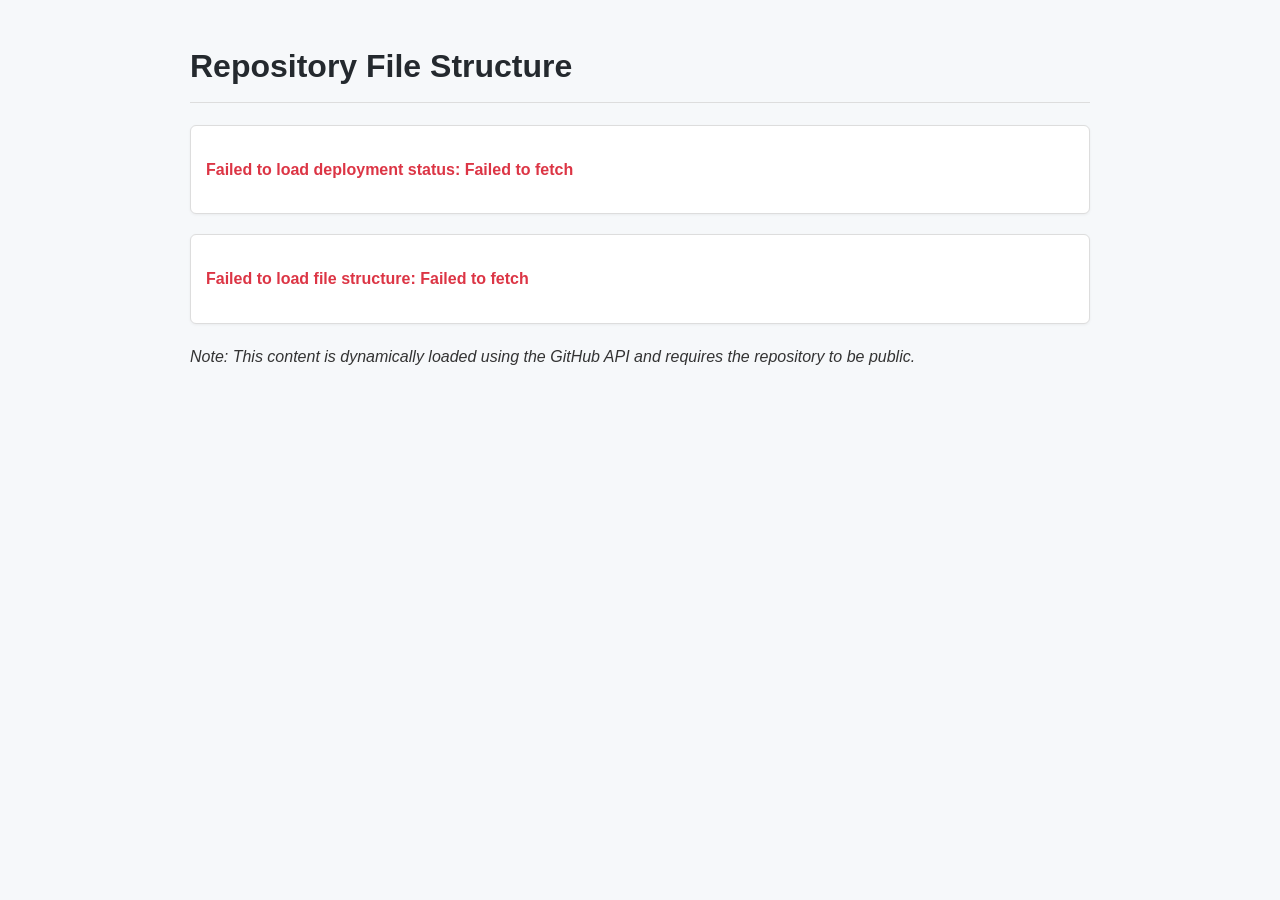
<file: index.html>
<!DOCTYPE html>
<html lang="en">

<head>
    <meta property="og:title" content="Test" />
    <meta property="og:description" content="This is a test embed" />
    <!-- Optional: Add a URL and Image for a better embed -->
    <meta property="og:url" content="https://2012hhh2012.github.io" />
    <meta property="og:image" content="https://2012hhh2012.github.io/media/2012hhh2012.png" />
    <!-- Optional: Add a color for the left border (Discord often uses theme-color too) -->
    <meta name="theme-color" content="#333" />
    <meta charset="UTF-8">
    <meta name="viewport" content="width=device-width, initial-scale=1.0">
    <title>2012hhh2012's site</title>
    <link rel="stylesheet" href="styles.css">
</head>

<body>

    <h1>Repository File Structure</h1>

    <div id="deploy-status">
        <p class="loading">Loading last deployment status...</p>
    </div>

    <div id="file-list">
        <p class="loading">Loading file structure...</p>
    </div>

    <p><em>Note: This content is dynamically loaded using the GitHub API and requires the repository to be public.</em>
    </p>

    <script src="script.js"></script>

</body>

</html>
</file>
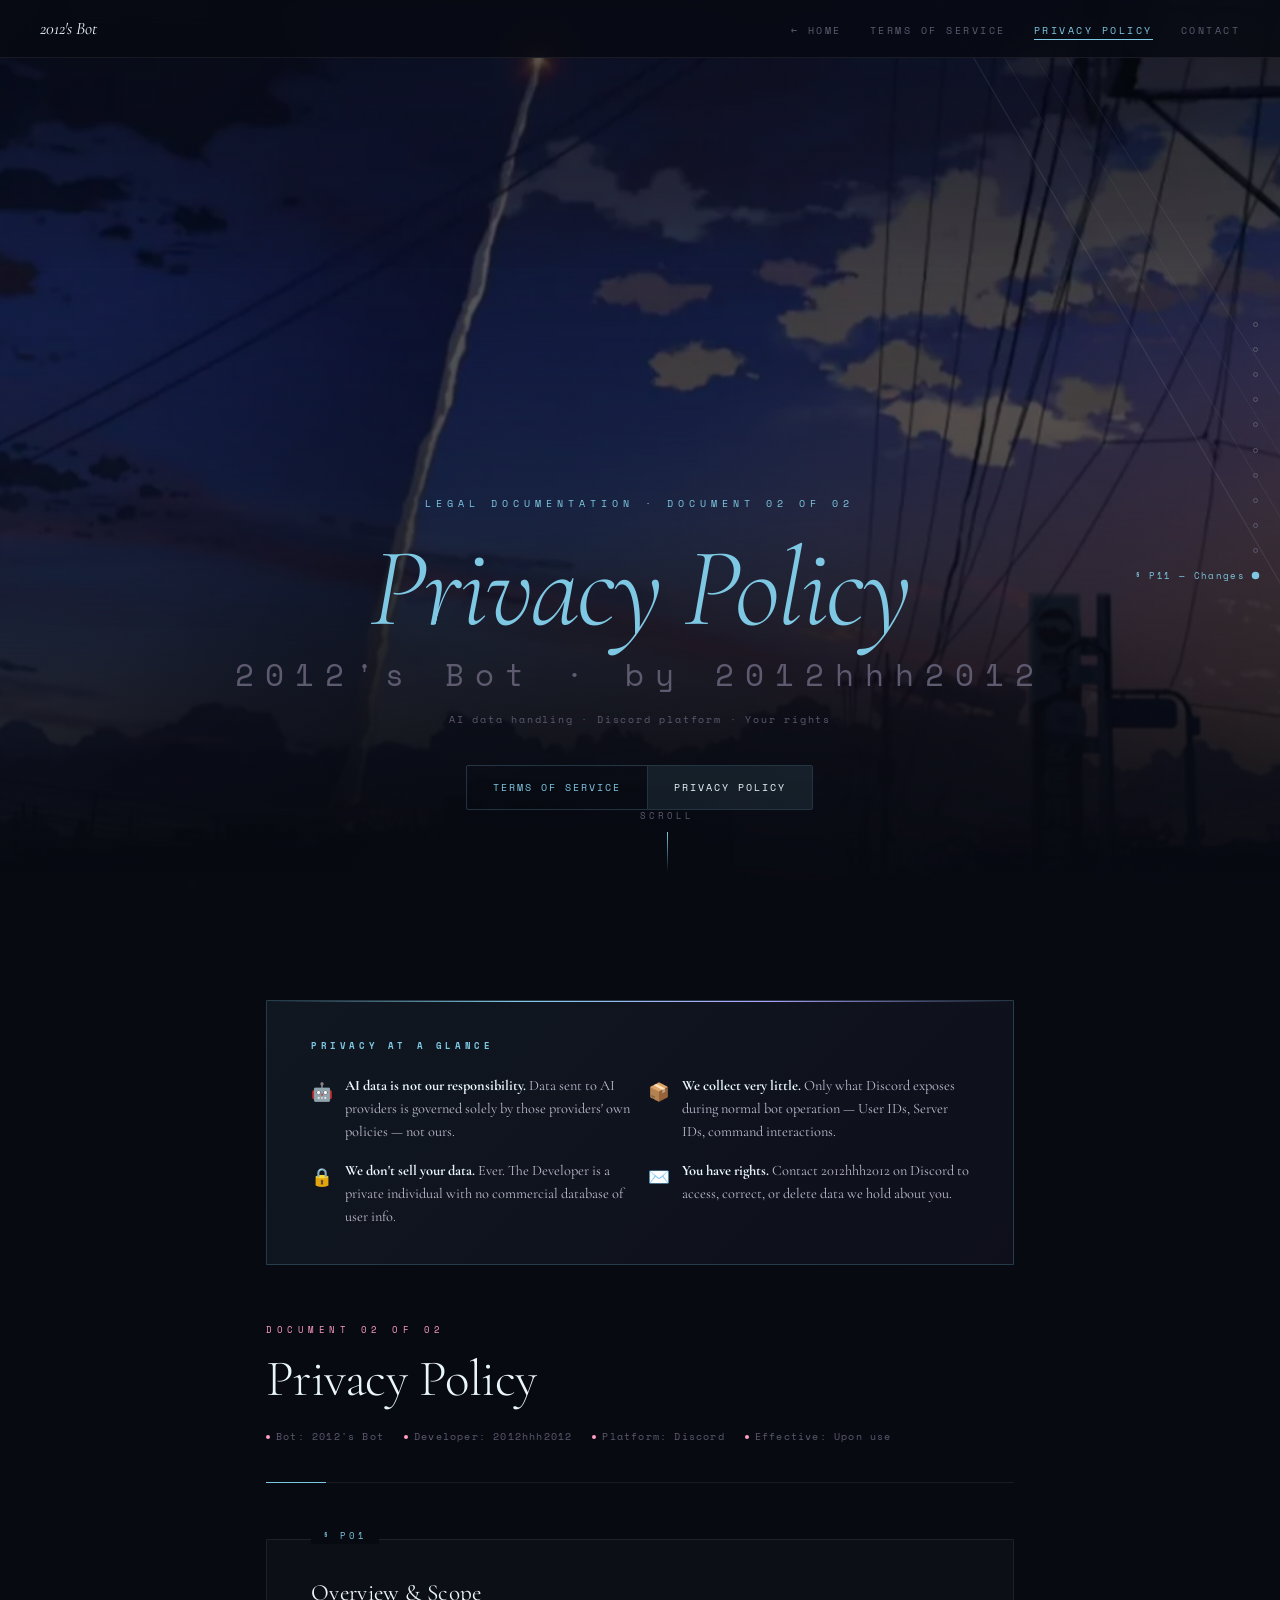
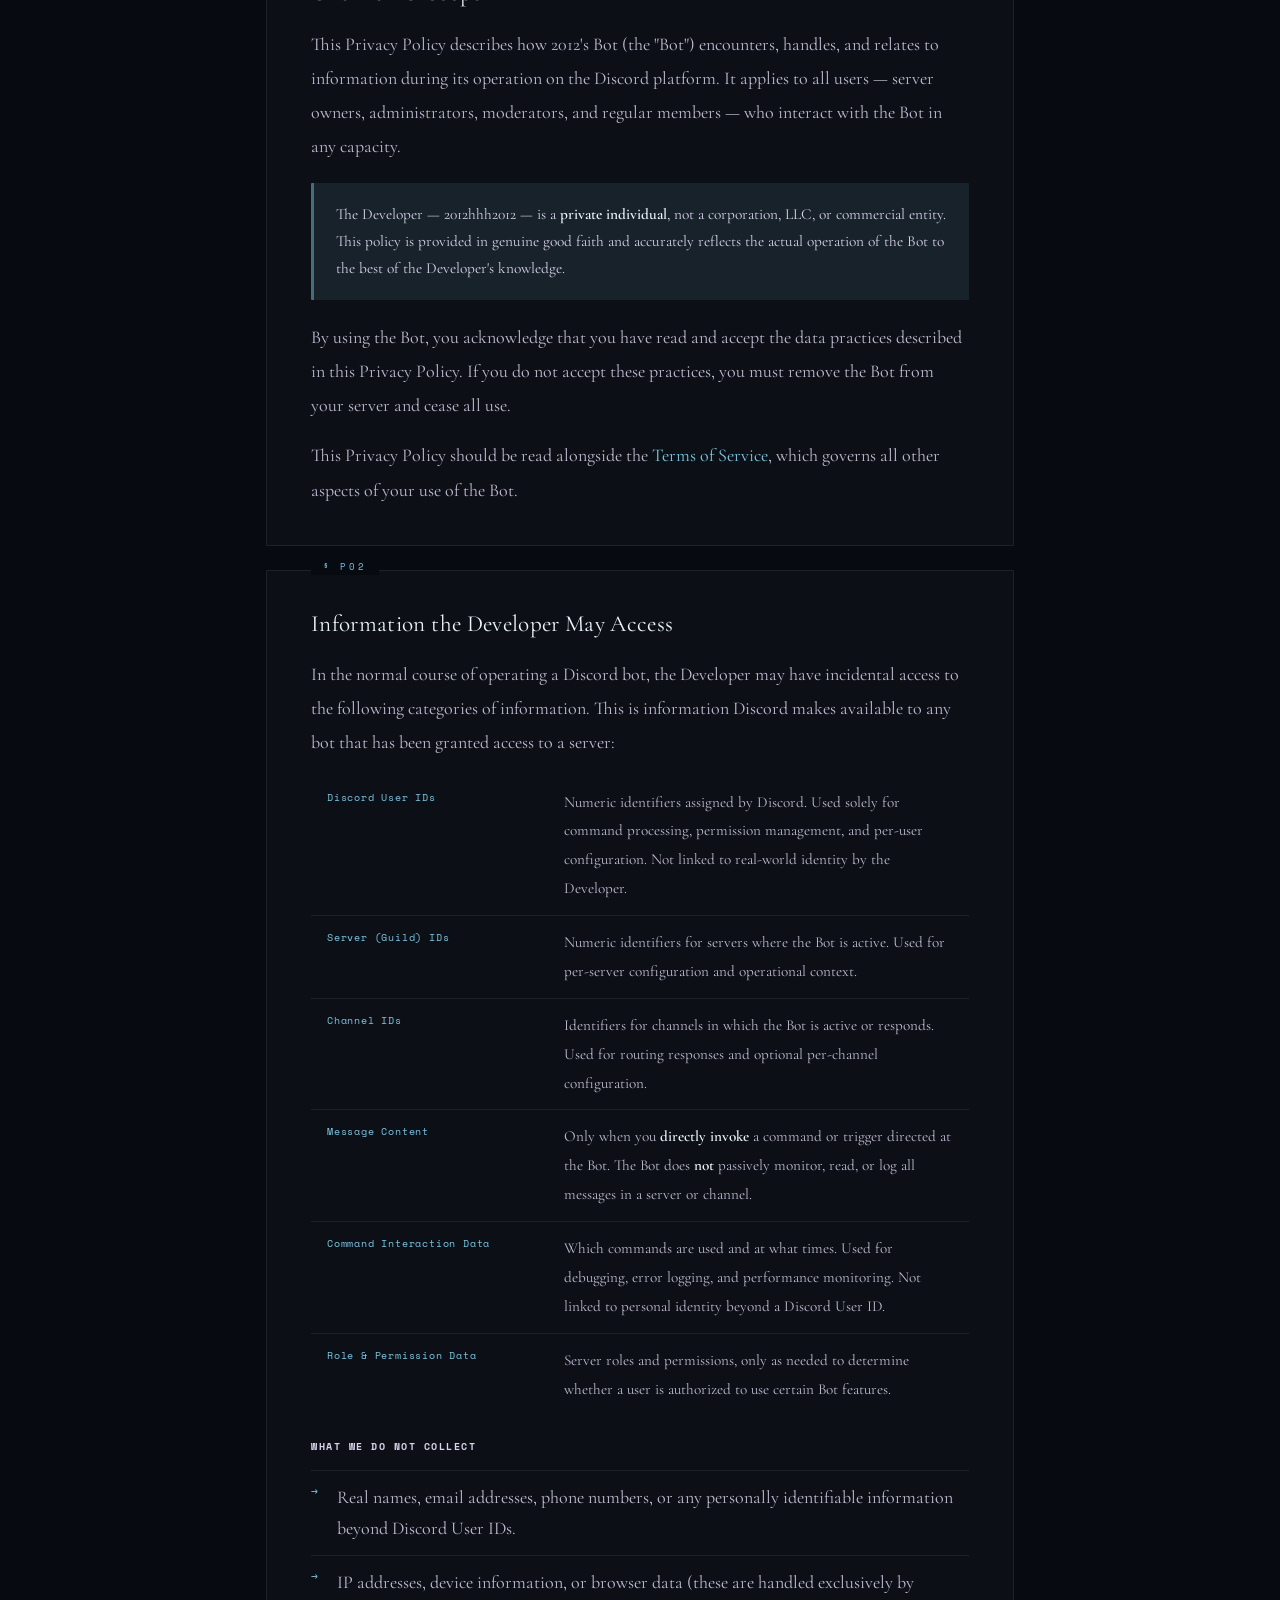
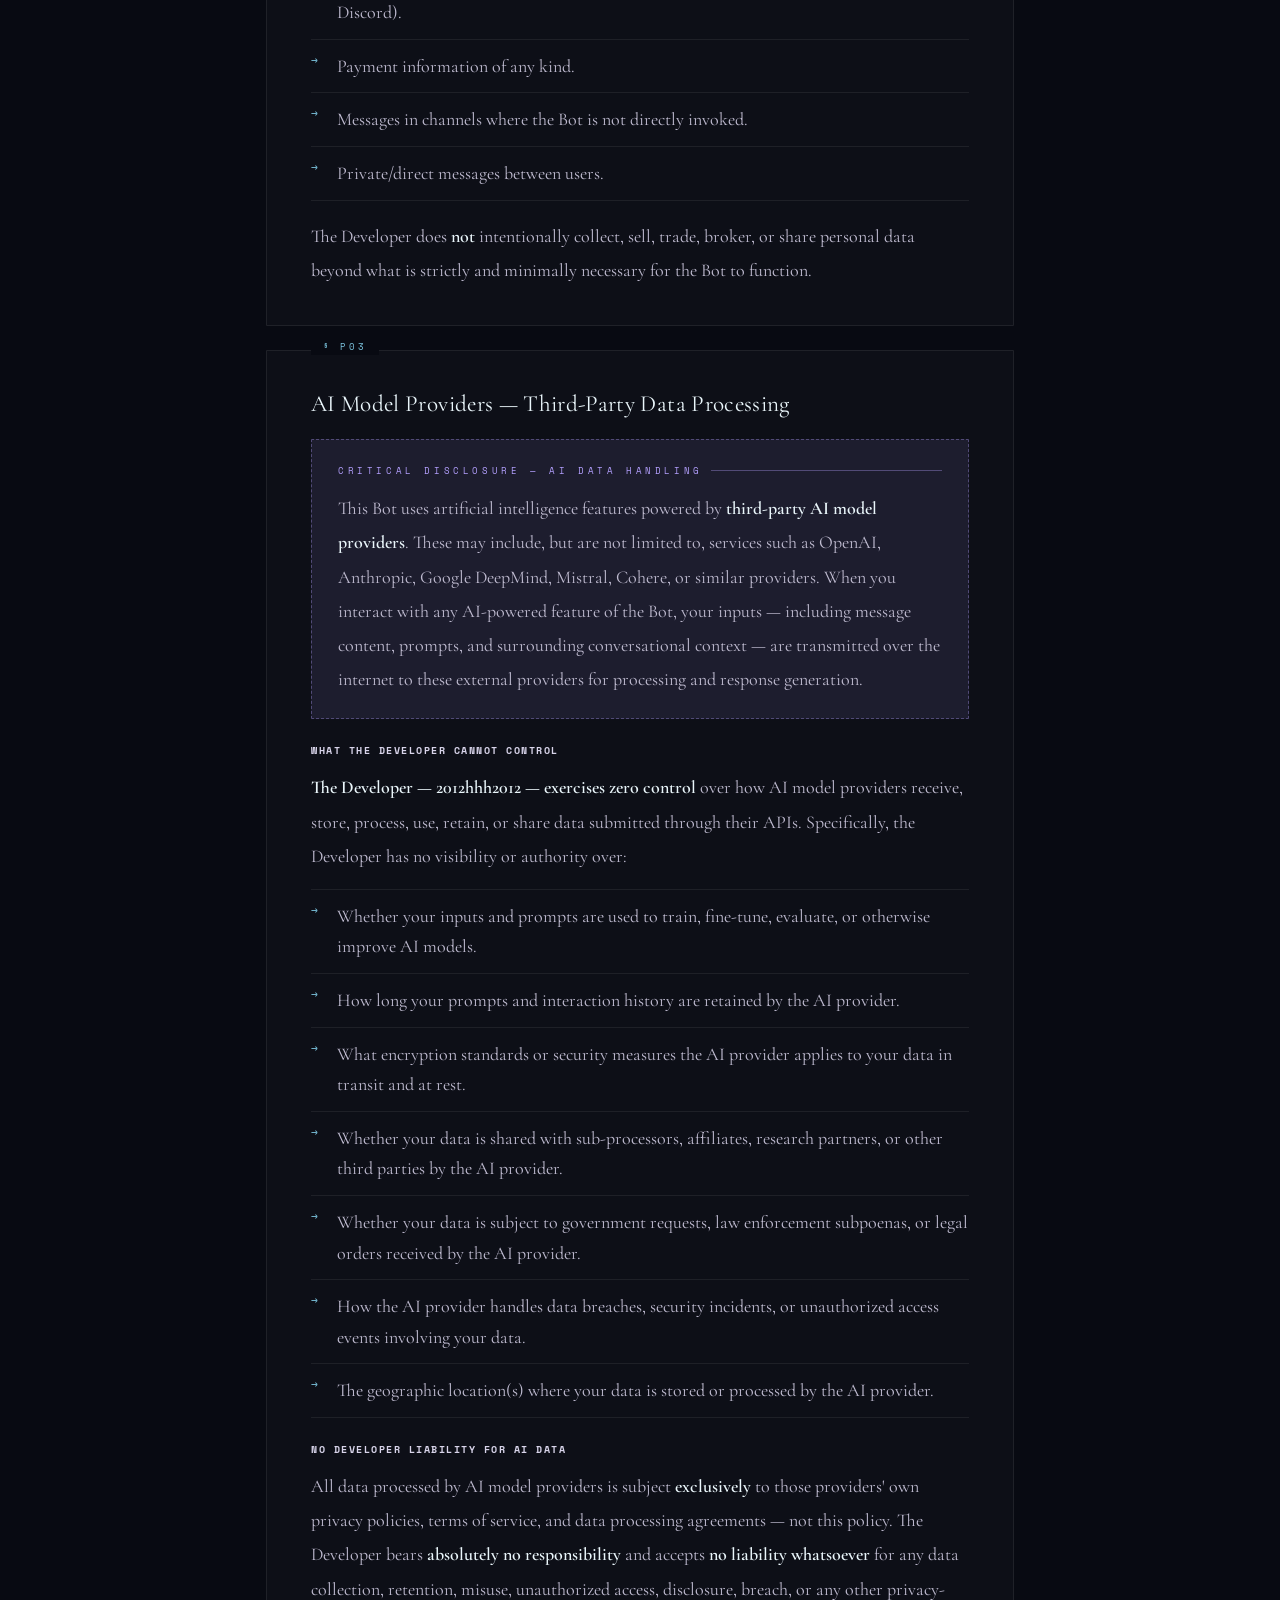
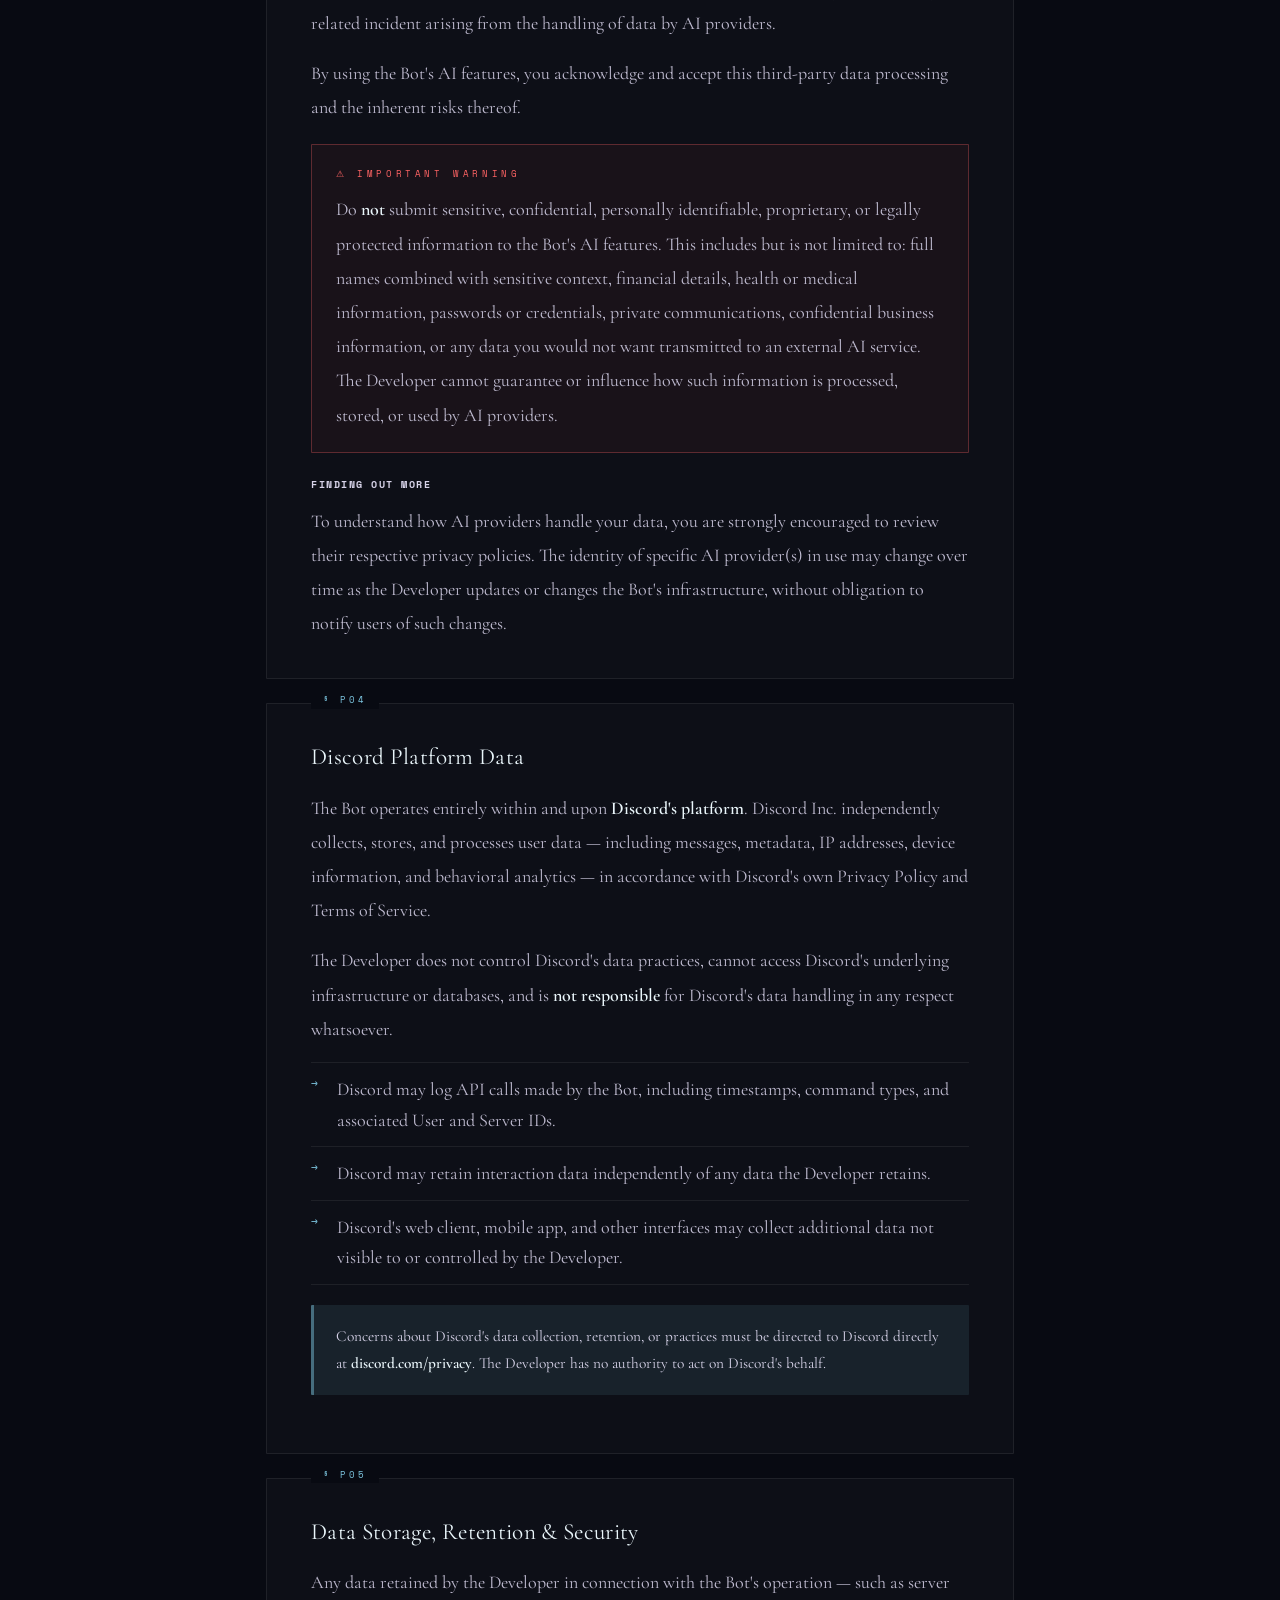
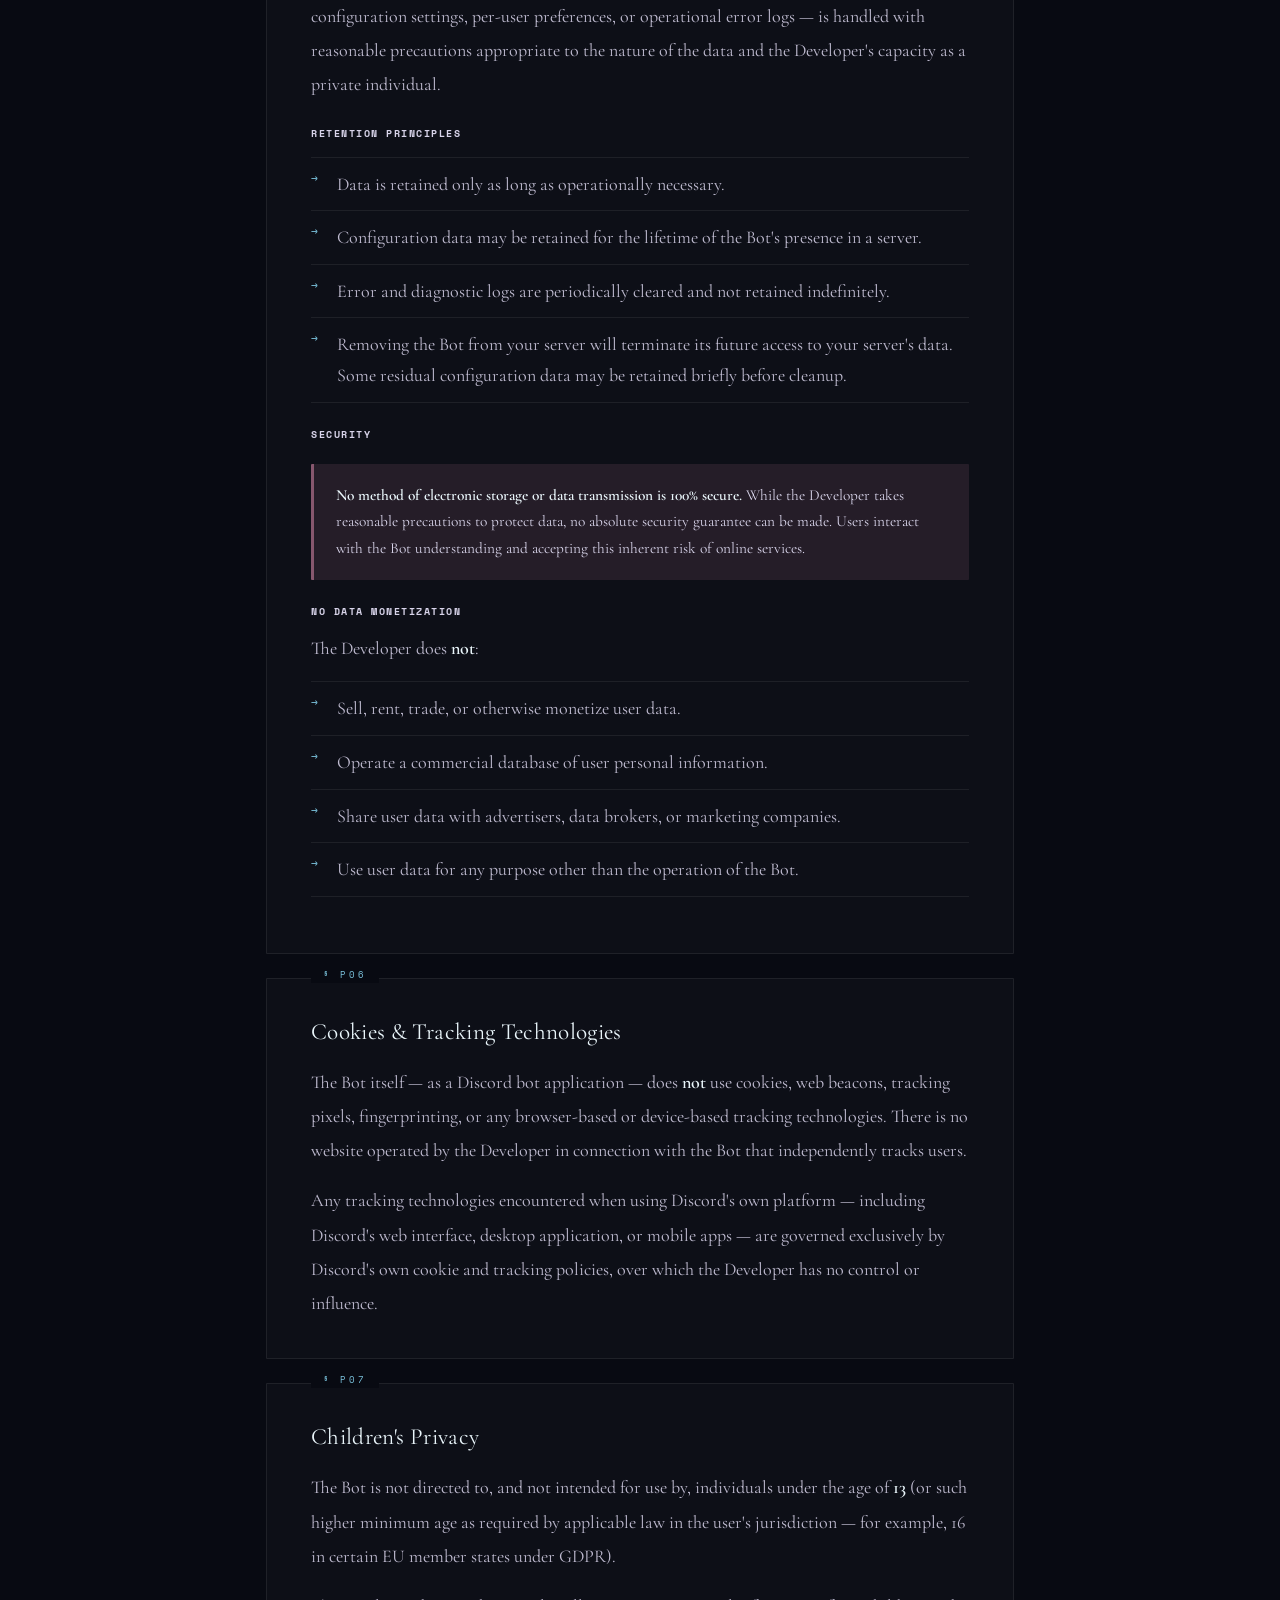
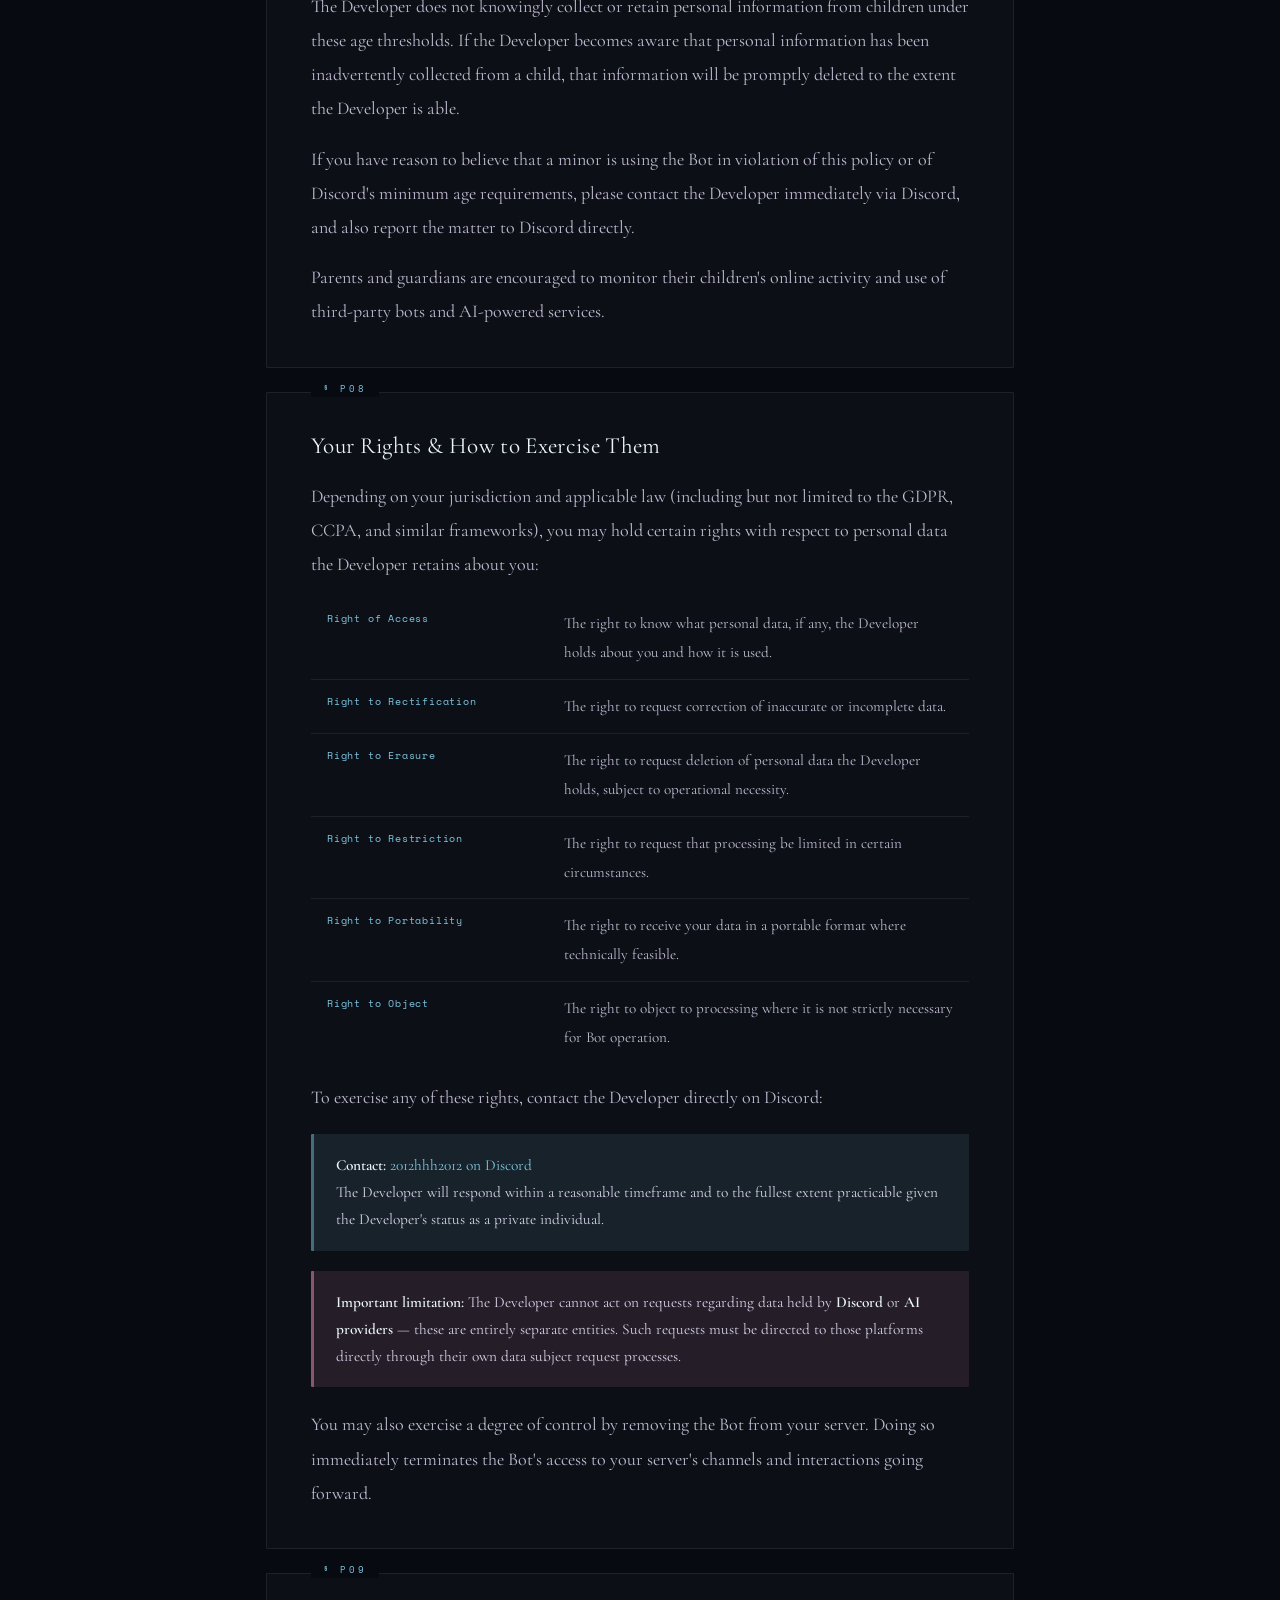
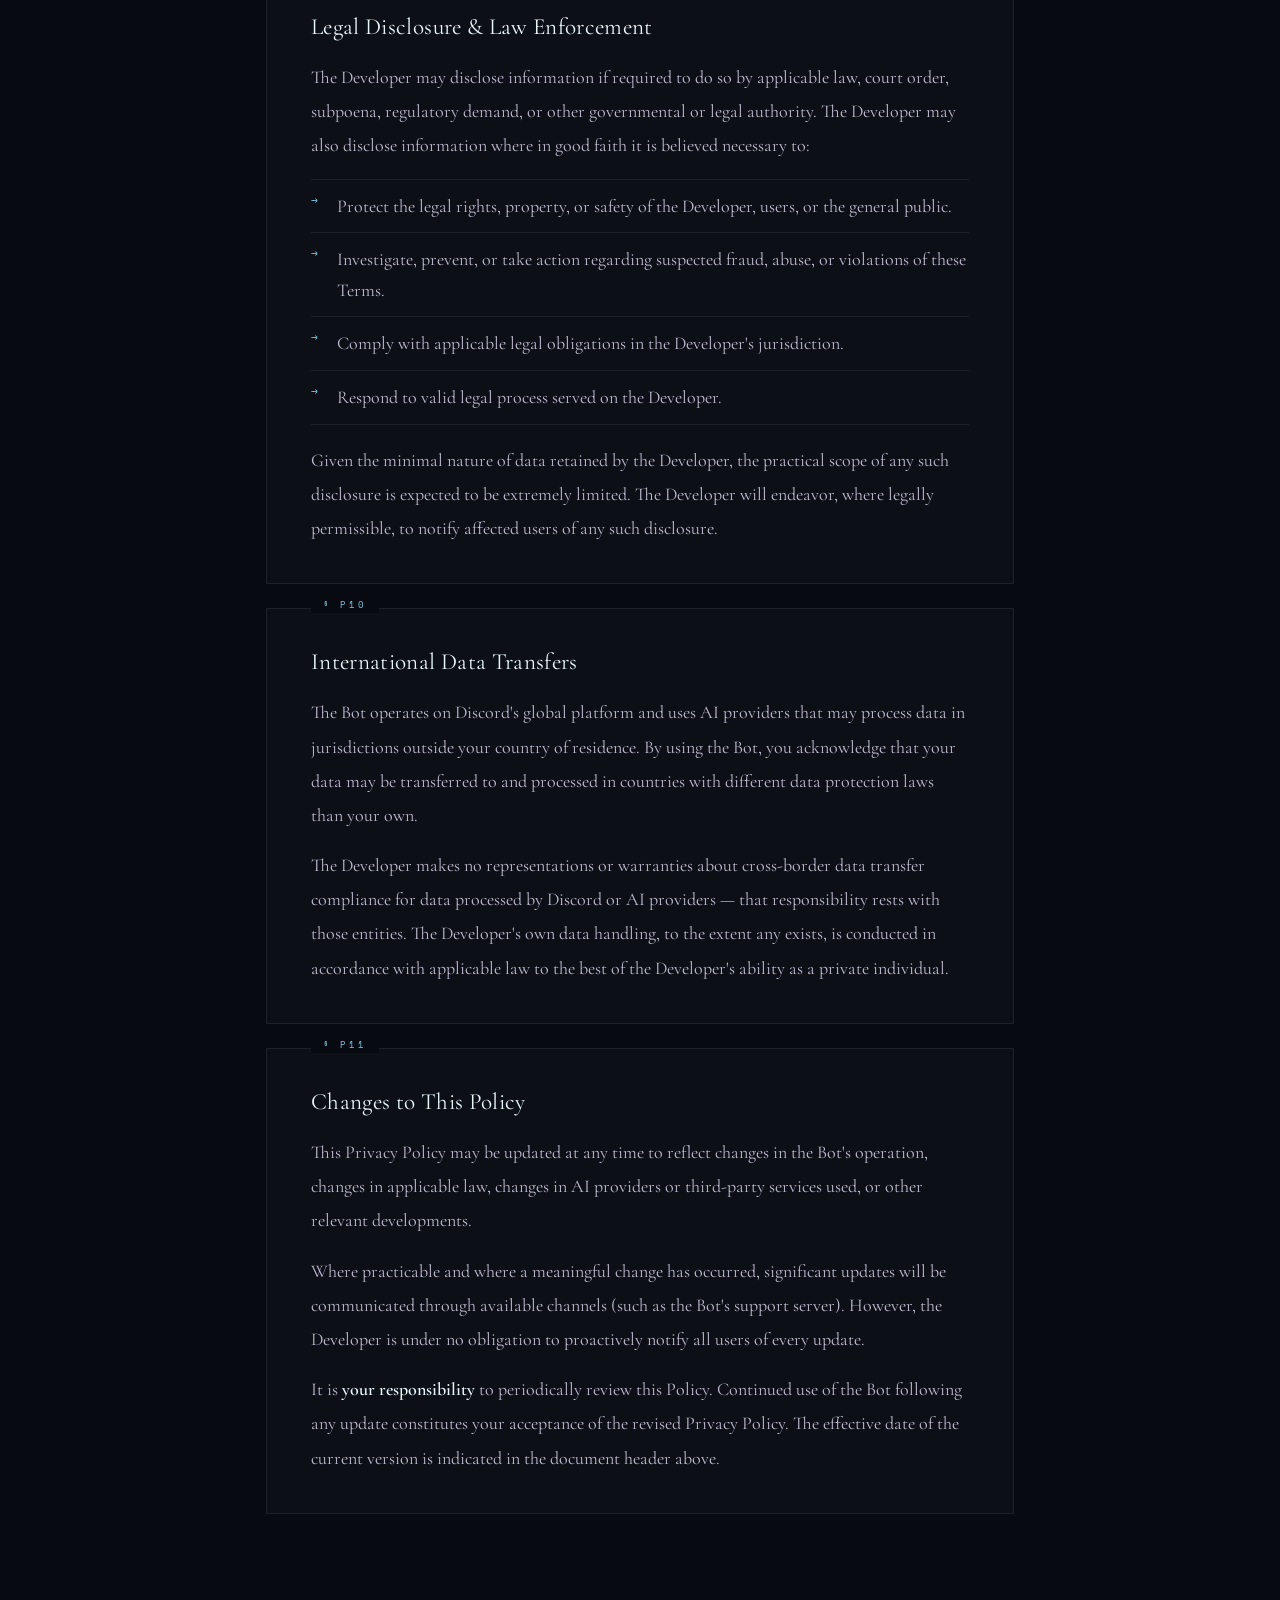
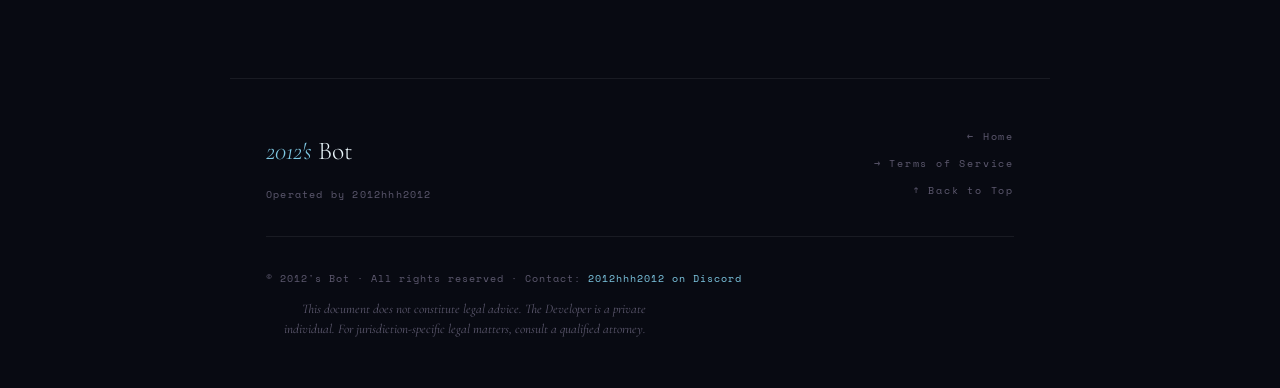
<file: 2012sbot/privacy-policy.html>
<!DOCTYPE html>
<html lang="en">
<head>
  <meta charset="UTF-8" />
  <meta name="viewport" content="width=device-width, initial-scale=1.0" />
  <title>2012's Bot — Privacy Policy</title>
  <meta name="description" content="Privacy Policy for 2012's Bot, operated by 2012hhh2012. Covers AI data handling, Discord platform data, and user rights." />
  <link rel="icon" type="image/webp" href="bg.webp" />
  <link href="https://fonts.googleapis.com/css2?family=Cormorant+Garamond:ital,wght@0,300;0,400;0,600;1,300;1,400;1,600&family=Space+Mono:ital,wght@0,400;0,700;1,400&display=swap" rel="stylesheet" />
  <style>
    :root {
      --bg:           #080a12;
      --bg-raised:    #0d0f1a;
      --surface:      rgba(255,255,255,0.025);
      --surface-h:    rgba(255,255,255,0.045);
      --border:       rgba(255,255,255,0.07);
      --border-glow:  rgba(126,200,227,0.22);
      --text:         #bfbbd0;
      --text-dim:     #5e5a70;
      --text-bright:  #d8d4ea;
      --accent:       #7ec8e3;
      --accent-dim:   rgba(126,200,227,0.1);
      --accent2:      #b4a0ff;
      --accent2-dim:  rgba(180,160,255,0.1);
      --accent3:      #ff9ec4;
      --accent3-dim:  rgba(255,158,196,0.1);
      --heading:      #eaf6fb;
      --warn-border:  rgba(255,158,196,0.45);
      --info-border:  rgba(126,200,227,0.45);
      --ai-border:    rgba(180,160,255,0.35);
    }

    *, *::before, *::after { margin: 0; padding: 0; box-sizing: border-box; }
    html { scroll-behavior: smooth; font-size: 16px; }

    body {
      background: var(--bg);
      color: var(--text);
      font-family: 'Cormorant Garamond', Georgia, serif;
      font-size: 1.125rem;
      line-height: 1.9;
      min-height: 100vh;
      overflow-x: hidden;
    }

    ::selection { background: rgba(126,200,227,0.2); color: var(--heading); }

    /* ── SCROLL PROGRESS ── */
    #scrollLine {
      position: fixed; top: 0; left: 0;
      height: 2px; width: 0%;
      background: linear-gradient(90deg, var(--accent), var(--accent2), var(--accent3));
      z-index: 200; transition: width 0.08s linear;
    }

    /* ── TOPBAR ── */
    .topbar {
      position: fixed; top: 0; left: 0; right: 0; z-index: 100;
      display: flex; align-items: center; justify-content: space-between;
      padding: 0 40px; height: 58px;
      background: rgba(8,10,18,0.85); backdrop-filter: blur(16px);
      border-bottom: 1px solid var(--border);
      opacity: 0; transform: translateY(-10px);
      animation: fadeDown 0.6s 1.1s ease forwards;
    }
    .topbar-brand {
      font-family: 'Cormorant Garamond', serif;
      font-size: 1.1rem; font-style: italic; color: var(--heading);
    }
    .topbar-brand span { color: var(--accent); }
    .topbar-links { display: flex; gap: 28px; list-style: none; }
    .topbar-links a {
      font-family: 'Space Mono', monospace; font-size: 10px;
      letter-spacing: 0.25em; text-transform: uppercase;
      color: var(--text-dim); text-decoration: none; transition: color 0.2s;
    }
    .topbar-links a:hover { color: var(--accent); }
    .topbar-links a.active { color: var(--accent); border-bottom: 1px solid var(--accent); padding-bottom: 1px; }

    @keyframes fadeDown { to { opacity: 1; transform: translateY(0); } }

    /* ── HERO ── */
    .hero {
      position: relative; height: 100vh; min-height: 600px;
      display: flex; flex-direction: column;
      align-items: center; justify-content: flex-end;
      padding-bottom: 90px; overflow: hidden;
    }
    #heroBg {
      position: absolute; inset: 0;
      background-image: url('bg.webp');
      background-size: cover; background-position: center 30%;
      filter: brightness(0.45) saturate(1.1) hue-rotate(10deg);
      transform: scale(1.05);
      animation: slowZoom 40s ease-in-out infinite alternate;
      will-change: transform;
    }
    @keyframes slowZoom {
      from { transform: scale(1.05); }
      to   { transform: scale(1.00); }
    }
    .hero-vignette {
      position: absolute; inset: 0;
      background:
        radial-gradient(ellipse 80% 60% at 50% 100%, rgba(8,10,18,0.95) 0%, transparent 70%),
        linear-gradient(to bottom, rgba(8,10,18,0.3) 0%, transparent 30%, rgba(8,10,18,0.6) 75%, var(--bg) 100%);
    }
    .hero-lines {
      position: absolute; inset: 0; pointer-events: none; overflow: hidden; opacity: 0.08;
    }
    .hero-lines svg { width: 100%; height: 100%; }

    .hero-content {
      position: relative; z-index: 2; text-align: center; padding: 0 24px;
    }
    .hero-eyebrow {
      font-family: 'Space Mono', monospace; font-size: 10px;
      letter-spacing: 0.5em; text-transform: uppercase;
      color: var(--accent); margin-bottom: 20px;
      opacity: 0; animation: fadeUp 1s 0.3s ease forwards;
    }
    .hero-title {
      font-size: clamp(3rem, 9vw, 7rem); font-weight: 300;
      color: var(--heading); line-height: 1.0; letter-spacing: -0.02em;
      opacity: 0; animation: fadeUp 1s 0.5s ease forwards;
    }
    .hero-title em { font-style: italic; color: var(--accent); }
    .hero-title .sub-title {
      display: block; font-size: 0.28em;
      font-family: 'Space Mono', monospace; font-style: normal;
      letter-spacing: 0.35em; color: var(--text-dim); margin-top: 14px;
    }
    .hero-sub {
      margin-top: 20px; font-family: 'Space Mono', monospace; font-size: 10px;
      letter-spacing: 0.18em; color: var(--text-dim);
      opacity: 0; animation: fadeUp 1s 0.7s ease forwards;
    }
    .hero-nav {
      margin: 36px auto 0; display: flex; justify-content: center;
      width: fit-content; border: 1px solid var(--border-glow);
      border-radius: 2px; overflow: hidden;
      opacity: 0; animation: fadeUp 1s 0.9s ease forwards;
    }
    .hero-nav a {
      font-family: 'Space Mono', monospace; font-size: 10px;
      letter-spacing: 0.2em; text-transform: uppercase;
      color: var(--accent); text-decoration: none; padding: 12px 26px;
      transition: background 0.2s, color 0.2s;
      border-right: 1px solid var(--border-glow);
    }
    .hero-nav a:last-child { border-right: none; }
    .hero-nav a:hover { background: var(--accent-dim); color: #fff; }
    .hero-nav a.current { background: var(--accent-dim); color: var(--heading); }

    .hero-scroll {
      position: absolute; bottom: 28px; left: 50%; transform: translateX(-50%);
      z-index: 2; display: flex; flex-direction: column; align-items: center; gap: 8px;
      opacity: 0; animation: fadeUp 1s 1.3s ease forwards;
    }
    .hero-scroll span {
      font-family: 'Space Mono', monospace; font-size: 9px;
      letter-spacing: 0.35em; text-transform: uppercase; color: var(--text-dim);
    }
    .scroll-arrow {
      width: 1px; height: 40px;
      background: linear-gradient(to bottom, var(--accent), transparent);
      animation: scrollPulse 2s ease-in-out infinite;
    }
    @keyframes scrollPulse {
      0%, 100% { opacity: 0.3; transform: scaleY(0.7); }
      50%       { opacity: 1;   transform: scaleY(1); }
    }
    @keyframes fadeUp {
      from { opacity: 0; transform: translateY(28px); }
      to   { opacity: 1; transform: translateY(0); }
    }

    /* ── SIDEBAR TOC ── */
    #toc {
      position: fixed; right: 22px; top: 50%; transform: translateY(-50%);
      display: flex; flex-direction: column; gap: 8px; z-index: 90;
    }
    .toc-item {
      display: flex; align-items: center; gap: 8px;
      cursor: pointer; justify-content: flex-end;
    }
    .toc-label {
      font-family: 'Space Mono', monospace; font-size: 9px;
      letter-spacing: 0.15em; color: var(--text-dim); white-space: nowrap;
      opacity: 0; transform: translateX(8px);
      transition: opacity 0.2s, transform 0.2s; pointer-events: none;
    }
    .toc-item:hover .toc-label, .toc-item.active .toc-label { opacity: 1; transform: translateX(0); }
    .toc-item.active .toc-label { color: var(--accent); }
    .toc-dot {
      width: 5px; height: 5px; border-radius: 50%;
      border: 1px solid var(--text-dim); background: transparent;
      transition: background 0.2s, border-color 0.2s, transform 0.2s; flex-shrink: 0;
    }
    .toc-item.active .toc-dot, .toc-item:hover .toc-dot {
      background: var(--accent); border-color: var(--accent); transform: scale(1.5);
    }

    /* ── MAIN ── */
    .main { max-width: 820px; margin: 0 auto; padding: 100px 36px 140px; }

    /* ── SUMMARY BANNER ── */
    .summary-banner {
      margin: 0 0 56px; padding: 36px 44px;
      background: linear-gradient(135deg, rgba(126,200,227,0.07) 0%, rgba(180,160,255,0.04) 100%);
      border: 1px solid var(--border-glow); border-radius: 1px; position: relative; overflow: hidden;
    }
    .summary-banner::before {
      content: ''; position: absolute; top: 0; left: 0; right: 0; height: 1px;
      background: linear-gradient(90deg, transparent, var(--accent), var(--accent2), transparent);
    }
    .summary-banner h3 {
      font-family: 'Space Mono', monospace; font-size: 9px;
      letter-spacing: 0.4em; text-transform: uppercase; color: var(--accent); margin-bottom: 20px;
    }
    .summary-grid { display: grid; grid-template-columns: 1fr 1fr; gap: 16px; }
    .summary-item { display: flex; gap: 12px; align-items: flex-start; }
    .summary-icon { font-size: 1.1rem; flex-shrink: 0; margin-top: 2px; }
    .summary-text { font-size: 0.9rem; color: var(--text); line-height: 1.6; }
    .summary-text strong { color: var(--heading); }

    /* ── DOC HEADER ── */
    .doc-header {
      margin-bottom: 56px; padding-bottom: 36px;
      border-bottom: 1px solid var(--border); position: relative;
    }
    .doc-header::after {
      content: ''; position: absolute; bottom: -1px; left: 0;
      width: 60px; height: 1px; background: var(--accent);
    }
    .doc-eyebrow {
      font-family: 'Space Mono', monospace; font-size: 9px;
      letter-spacing: 0.5em; text-transform: uppercase;
      color: var(--accent3); margin-bottom: 12px;
    }
    .doc-header h1 {
      font-size: clamp(2rem, 4.5vw, 3.2rem); font-weight: 300;
      color: var(--heading); line-height: 1.15; letter-spacing: -0.01em;
    }
    .doc-meta { margin-top: 18px; display: flex; flex-wrap: wrap; gap: 20px; }
    .doc-meta-item {
      font-family: 'Space Mono', monospace; font-size: 10px;
      letter-spacing: 0.12em; color: var(--text-dim);
      display: flex; align-items: center; gap: 6px;
    }
    .doc-meta-item::before {
      content: ''; width: 4px; height: 4px; border-radius: 50%;
      background: var(--accent3); flex-shrink: 0;
    }

    /* ── SECTIONS ── */
    .section {
      margin-bottom: 24px; padding: 38px 44px;
      background: var(--surface); border: 1px solid var(--border);
      border-radius: 1px; position: relative;
      transition: border-color 0.3s, background 0.3s, box-shadow 0.3s;
    }
    .section:hover {
      border-color: var(--border-glow); background: var(--surface-h);
      box-shadow: 0 0 40px rgba(126,200,227,0.04);
    }
    .section-num {
      position: absolute; top: -13px; left: 44px;
      font-family: 'Space Mono', monospace; font-size: 9px;
      letter-spacing: 0.3em; text-transform: uppercase;
      color: var(--accent); background: var(--bg); padding: 0 12px;
    }
    .section h2 {
      font-size: 1.45rem; font-weight: 400; color: var(--heading);
      margin-bottom: 18px; letter-spacing: 0.015em; line-height: 1.3;
    }
    .section h3 {
      font-family: 'Space Mono', monospace; font-size: 10px; font-weight: 700;
      text-transform: uppercase; letter-spacing: 0.15em;
      color: var(--text-bright); margin: 22px 0 10px;
    }
    .section p { margin-bottom: 16px; color: var(--text); }
    .section p:last-child { margin-bottom: 0; }
    .section strong { color: var(--heading); font-weight: 600; }
    .section em { color: var(--accent); font-style: italic; }

    .section ul, .section ol { margin: 14px 0 18px; list-style: none; }
    .section ul li, .section ol li {
      padding: 11px 0 11px 26px; position: relative;
      border-bottom: 1px solid var(--border); color: var(--text); line-height: 1.7;
    }
    .section ul li:first-child, .section ol li:first-child { border-top: 1px solid var(--border); }
    .section ul li::before {
      content: '→'; position: absolute; left: 0; top: 11px;
      color: var(--accent); font-family: 'Space Mono', monospace; font-size: 11px;
    }

    /* ── CALLOUT BOXES ── */
    .box { margin: 20px 0; padding: 18px 22px; font-size: 0.96rem; line-height: 1.75; border-radius: 1px; }
    .box-warn { border-left: 3px solid var(--warn-border); background: var(--accent3-dim); color: var(--text-bright); }
    .box-info { border-left: 3px solid var(--info-border); background: var(--accent-dim); color: var(--text-bright); }

    .box-ai {
      margin: 20px 0; padding: 22px 26px;
      border: 1px dashed var(--ai-border); background: var(--accent2-dim); border-radius: 1px;
    }
    .box-ai .box-label {
      font-family: 'Space Mono', monospace; font-size: 9px;
      letter-spacing: 0.4em; text-transform: uppercase;
      color: var(--accent2); margin-bottom: 12px;
      display: flex; align-items: center; gap: 8px;
    }
    .box-ai .box-label::after {
      content: ''; flex: 1; height: 1px; background: var(--ai-border);
    }

    .box-critical {
      margin: 20px 0; padding: 20px 24px;
      border: 1px solid rgba(255,100,100,0.3);
      background: rgba(255,80,80,0.05); border-radius: 1px;
    }
    .box-critical .box-label {
      font-family: 'Space Mono', monospace; font-size: 9px;
      letter-spacing: 0.4em; text-transform: uppercase;
      color: #ff6464; margin-bottom: 10px;
    }

    /* ── DEF TABLE ── */
    .def-table { width: 100%; border-collapse: collapse; margin: 16px 0; font-size: 0.95rem; }
    .def-table td { padding: 12px 16px; border-bottom: 1px solid var(--border); vertical-align: top; }
    .def-table td:first-child {
      width: 36%; font-family: 'Space Mono', monospace; font-size: 10px;
      letter-spacing: 0.08em; color: var(--accent); padding-right: 20px;
    }
    .def-table tr:last-child td { border-bottom: none; }

    /* ── FOOTER ── */
    footer { border-top: 1px solid var(--border); padding: 48px 36px; max-width: 820px; margin: 0 auto; }
    .footer-top {
      display: flex; justify-content: space-between; align-items: flex-start;
      flex-wrap: wrap; gap: 24px; margin-bottom: 32px; padding-bottom: 32px;
      border-bottom: 1px solid var(--border);
    }
    .footer-brand { font-family: 'Cormorant Garamond', serif; font-size: 1.6rem; color: var(--heading); font-weight: 300; }
    .footer-brand em { color: var(--accent); font-style: italic; }
    .footer-links { display: flex; flex-direction: column; gap: 8px; align-items: flex-end; }
    .footer-links a {
      font-family: 'Space Mono', monospace; font-size: 10px; letter-spacing: 0.18em;
      color: var(--text-dim); text-decoration: none; transition: color 0.2s;
    }
    .footer-links a:hover { color: var(--accent); }
    .footer-bottom { display: flex; justify-content: space-between; align-items: center; flex-wrap: wrap; gap: 12px; }
    .footer-copy { font-family: 'Space Mono', monospace; font-size: 10px; color: var(--text-dim); letter-spacing: 0.1em; }
    .footer-copy a { color: var(--accent); text-decoration: none; }
    .footer-copy a:hover { text-decoration: underline; }
    .footer-notice { font-size: 0.82rem; color: var(--text-dim); font-style: italic; max-width: 380px; text-align: right; line-height: 1.5; }

    @media (max-width: 900px) { #toc { display: none; } .summary-grid { grid-template-columns: 1fr; } }
    @media (max-width: 620px) {
      .section { padding: 28px 22px; } .section-num { left: 22px; }
      .main { padding: 80px 18px 100px; } .topbar { padding: 0 20px; }
      .topbar-links { display: none; }
      .hero-nav { flex-direction: column; width: 200px; }
      .hero-nav a { border-right: none; border-bottom: 1px solid var(--border-glow); }
      .hero-nav a:last-child { border-bottom: none; }
      .footer-notice { text-align: left; } .footer-links { align-items: flex-start; }
    }
  </style>
</head>
<body>

<div id="scrollLine"></div>

<header class="topbar">
  <div class="topbar-brand"><em>2012's</em> Bot</div>
  <ul class="topbar-links">
    <li><a href="index.html">← Home</a></li>
    <li><a href="terms-of-service.html">Terms of Service</a></li>
    <li><a href="privacy-policy.html" class="active">Privacy Policy</a></li>
    <li><a href="https://discord.com/users/1127437783460495452" target="_blank" rel="noopener">Contact</a></li>
  </ul>
</header>

<nav id="toc" aria-label="Page sections"></nav>

<section class="hero" id="top">
  <div id="heroBg"></div>
  <div class="hero-vignette"></div>
  <div class="hero-lines">
    <svg viewBox="0 0 1000 600" preserveAspectRatio="xMidYMid slice" xmlns="http://www.w3.org/2000/svg">
      <line x1="700" y1="0" x2="1050" y2="600" stroke="white" stroke-width="0.8"/>
      <line x1="720" y1="0" x2="1080" y2="600" stroke="white" stroke-width="0.5"/>
      <line x1="740" y1="0" x2="1110" y2="600" stroke="white" stroke-width="0.4"/>
      <line x1="760" y1="0" x2="1140" y2="600" stroke="white" stroke-width="0.6"/>
    </svg>
  </div>
  <div class="hero-content">
    <div class="hero-eyebrow">Legal Documentation · Document 02 of 02</div>
    <h1 class="hero-title">
      <em>Privacy Policy</em>
      <span class="sub-title">2012's Bot · by 2012hhh2012</span>
    </h1>
    <div class="hero-sub">AI data handling · Discord platform · Your rights</div>
    <nav class="hero-nav">
      <a href="terms-of-service.html">Terms of Service</a>
      <a href="privacy-policy.html" class="current">Privacy Policy</a>
    </nav>
  </div>
  <div class="hero-scroll">
    <span>Scroll</span>
    <div class="scroll-arrow"></div>
  </div>
</section>

<main class="main">

  <div class="summary-banner">
    <h3>Privacy at a Glance</h3>
    <div class="summary-grid">
      <div class="summary-item">
        <div class="summary-icon">🤖</div>
        <div class="summary-text"><strong>AI data is not our responsibility.</strong> Data sent to AI providers is governed solely by those providers' own policies — not ours.</div>
      </div>
      <div class="summary-item">
        <div class="summary-icon">📦</div>
        <div class="summary-text"><strong>We collect very little.</strong> Only what Discord exposes during normal bot operation — User IDs, Server IDs, command interactions.</div>
      </div>
      <div class="summary-item">
        <div class="summary-icon">🔒</div>
        <div class="summary-text"><strong>We don't sell your data.</strong> Ever. The Developer is a private individual with no commercial database of user info.</div>
      </div>
      <div class="summary-item">
        <div class="summary-icon">✉️</div>
        <div class="summary-text"><strong>You have rights.</strong> Contact 2012hhh2012 on Discord to access, correct, or delete data we hold about you.</div>
      </div>
    </div>
  </div>

  <div class="doc-header">
    <div class="doc-eyebrow">Document 02 of 02</div>
    <h1>Privacy Policy</h1>
    <div class="doc-meta">
      <div class="doc-meta-item">Bot: 2012's Bot</div>
      <div class="doc-meta-item">Developer: 2012hhh2012</div>
      <div class="doc-meta-item">Platform: Discord</div>
      <div class="doc-meta-item">Effective: Upon use</div>
    </div>
  </div>

  <!-- § P01 -->
  <div class="section" data-label="§ P01 — Overview">
    <span class="section-num">§ P01</span>
    <h2>Overview &amp; Scope</h2>
    <p>This Privacy Policy describes how 2012's Bot (the "Bot") encounters, handles, and relates to information during its operation on the Discord platform. It applies to all users — server owners, administrators, moderators, and regular members — who interact with the Bot in any capacity.</p>
    <div class="box box-info">
      The Developer — 2012hhh2012 — is a <strong>private individual</strong>, not a corporation, LLC, or commercial entity. This policy is provided in genuine good faith and accurately reflects the actual operation of the Bot to the best of the Developer's knowledge.
    </div>
    <p>By using the Bot, you acknowledge that you have read and accept the data practices described in this Privacy Policy. If you do not accept these practices, you must remove the Bot from your server and cease all use.</p>
    <p>This Privacy Policy should be read alongside the <a href="terms-of-service.html" style="color:var(--accent); text-decoration:none;">Terms of Service</a>, which governs all other aspects of your use of the Bot.</p>
  </div>

  <!-- § P02 -->
  <div class="section" data-label="§ P02 — Data Collected">
    <span class="section-num">§ P02</span>
    <h2>Information the Developer May Access</h2>
    <p>In the normal course of operating a Discord bot, the Developer may have incidental access to the following categories of information. This is information Discord makes available to any bot that has been granted access to a server:</p>
    <table class="def-table">
      <tr>
        <td>Discord User IDs</td>
        <td>Numeric identifiers assigned by Discord. Used solely for command processing, permission management, and per-user configuration. Not linked to real-world identity by the Developer.</td>
      </tr>
      <tr>
        <td>Server (Guild) IDs</td>
        <td>Numeric identifiers for servers where the Bot is active. Used for per-server configuration and operational context.</td>
      </tr>
      <tr>
        <td>Channel IDs</td>
        <td>Identifiers for channels in which the Bot is active or responds. Used for routing responses and optional per-channel configuration.</td>
      </tr>
      <tr>
        <td>Message Content</td>
        <td>Only when you <strong>directly invoke</strong> a command or trigger directed at the Bot. The Bot does <strong>not</strong> passively monitor, read, or log all messages in a server or channel.</td>
      </tr>
      <tr>
        <td>Command Interaction Data</td>
        <td>Which commands are used and at what times. Used for debugging, error logging, and performance monitoring. Not linked to personal identity beyond a Discord User ID.</td>
      </tr>
      <tr>
        <td>Role &amp; Permission Data</td>
        <td>Server roles and permissions, only as needed to determine whether a user is authorized to use certain Bot features.</td>
      </tr>
    </table>
    <h3>What We Do Not Collect</h3>
    <ul>
      <li>Real names, email addresses, phone numbers, or any personally identifiable information beyond Discord User IDs.</li>
      <li>IP addresses, device information, or browser data (these are handled exclusively by Discord).</li>
      <li>Payment information of any kind.</li>
      <li>Messages in channels where the Bot is not directly invoked.</li>
      <li>Private/direct messages between users.</li>
    </ul>
    <p>The Developer does <strong>not</strong> intentionally collect, sell, trade, broker, or share personal data beyond what is strictly and minimally necessary for the Bot to function.</p>
  </div>

  <!-- § P03 -->
  <div class="section" data-label="§ P03 — AI Providers">
    <span class="section-num">§ P03</span>
    <h2>AI Model Providers — Third-Party Data Processing</h2>

    <div class="box-ai">
      <div class="box-label">Critical Disclosure — AI Data Handling</div>
      <p>This Bot uses artificial intelligence features powered by <strong>third-party AI model providers</strong>. These may include, but are not limited to, services such as OpenAI, Anthropic, Google DeepMind, Mistral, Cohere, or similar providers. When you interact with any AI-powered feature of the Bot, your inputs — including message content, prompts, and surrounding conversational context — are transmitted over the internet to these external providers for processing and response generation.</p>
    </div>

    <h3>What the Developer Cannot Control</h3>
    <p><strong>The Developer — 2012hhh2012 — exercises zero control</strong> over how AI model providers receive, store, process, use, retain, or share data submitted through their APIs. Specifically, the Developer has no visibility or authority over:</p>
    <ul>
      <li>Whether your inputs and prompts are used to train, fine-tune, evaluate, or otherwise improve AI models.</li>
      <li>How long your prompts and interaction history are retained by the AI provider.</li>
      <li>What encryption standards or security measures the AI provider applies to your data in transit and at rest.</li>
      <li>Whether your data is shared with sub-processors, affiliates, research partners, or other third parties by the AI provider.</li>
      <li>Whether your data is subject to government requests, law enforcement subpoenas, or legal orders received by the AI provider.</li>
      <li>How the AI provider handles data breaches, security incidents, or unauthorized access events involving your data.</li>
      <li>The geographic location(s) where your data is stored or processed by the AI provider.</li>
    </ul>

    <h3>No Developer Liability for AI Data</h3>
    <p>All data processed by AI model providers is subject <strong>exclusively</strong> to those providers' own privacy policies, terms of service, and data processing agreements — not this policy. The Developer bears <strong>absolutely no responsibility</strong> and accepts <strong>no liability whatsoever</strong> for any data collection, retention, misuse, unauthorized access, disclosure, breach, or any other privacy-related incident arising from the handling of data by AI providers.</p>
    <p>By using the Bot's AI features, you acknowledge and accept this third-party data processing and the inherent risks thereof.</p>

    <div class="box-critical">
      <div class="box-label">⚠ Important Warning</div>
      <p>Do <strong>not</strong> submit sensitive, confidential, personally identifiable, proprietary, or legally protected information to the Bot's AI features. This includes but is not limited to: full names combined with sensitive context, financial details, health or medical information, passwords or credentials, private communications, confidential business information, or any data you would not want transmitted to an external AI service. The Developer cannot guarantee or influence how such information is processed, stored, or used by AI providers.
      </p>
    </div>

    <h3>Finding Out More</h3>
    <p>To understand how AI providers handle your data, you are strongly encouraged to review their respective privacy policies. The identity of specific AI provider(s) in use may change over time as the Developer updates or changes the Bot's infrastructure, without obligation to notify users of such changes.</p>
  </div>

  <!-- § P04 -->
  <div class="section" data-label="§ P04 — Discord Data">
    <span class="section-num">§ P04</span>
    <h2>Discord Platform Data</h2>
    <p>The Bot operates entirely within and upon <strong>Discord's platform</strong>. Discord Inc. independently collects, stores, and processes user data — including messages, metadata, IP addresses, device information, and behavioral analytics — in accordance with Discord's own Privacy Policy and Terms of Service.</p>
    <p>The Developer does not control Discord's data practices, cannot access Discord's underlying infrastructure or databases, and is <strong>not responsible</strong> for Discord's data handling in any respect whatsoever.</p>
    <ul>
      <li>Discord may log API calls made by the Bot, including timestamps, command types, and associated User and Server IDs.</li>
      <li>Discord may retain interaction data independently of any data the Developer retains.</li>
      <li>Discord's web client, mobile app, and other interfaces may collect additional data not visible to or controlled by the Developer.</li>
    </ul>
    <div class="box box-info">
      Concerns about Discord's data collection, retention, or practices must be directed to Discord directly at <strong>discord.com/privacy</strong>. The Developer has no authority to act on Discord's behalf.
    </div>
  </div>

  <!-- § P05 -->
  <div class="section" data-label="§ P05 — Storage & Security">
    <span class="section-num">§ P05</span>
    <h2>Data Storage, Retention &amp; Security</h2>
    <p>Any data retained by the Developer in connection with the Bot's operation — such as server configuration settings, per-user preferences, or operational error logs — is handled with reasonable precautions appropriate to the nature of the data and the Developer's capacity as a private individual.</p>

    <h3>Retention Principles</h3>
    <ul>
      <li>Data is retained only as long as operationally necessary.</li>
      <li>Configuration data may be retained for the lifetime of the Bot's presence in a server.</li>
      <li>Error and diagnostic logs are periodically cleared and not retained indefinitely.</li>
      <li>Removing the Bot from your server will terminate its future access to your server's data. Some residual configuration data may be retained briefly before cleanup.</li>
    </ul>

    <h3>Security</h3>
    <div class="box box-warn">
      <strong>No method of electronic storage or data transmission is 100% secure.</strong> While the Developer takes reasonable precautions to protect data, no absolute security guarantee can be made. Users interact with the Bot understanding and accepting this inherent risk of online services.
    </div>

    <h3>No Data Monetization</h3>
    <p>The Developer does <strong>not</strong>:</p>
    <ul>
      <li>Sell, rent, trade, or otherwise monetize user data.</li>
      <li>Operate a commercial database of user personal information.</li>
      <li>Share user data with advertisers, data brokers, or marketing companies.</li>
      <li>Use user data for any purpose other than the operation of the Bot.</li>
    </ul>
  </div>

  <!-- § P06 -->
  <div class="section" data-label="§ P06 — Cookies & Tracking">
    <span class="section-num">§ P06</span>
    <h2>Cookies &amp; Tracking Technologies</h2>
    <p>The Bot itself — as a Discord bot application — does <strong>not</strong> use cookies, web beacons, tracking pixels, fingerprinting, or any browser-based or device-based tracking technologies. There is no website operated by the Developer in connection with the Bot that independently tracks users.</p>
    <p>Any tracking technologies encountered when using Discord's own platform — including Discord's web interface, desktop application, or mobile apps — are governed exclusively by Discord's own cookie and tracking policies, over which the Developer has no control or influence.</p>
  </div>

  <!-- § P07 -->
  <div class="section" data-label="§ P07 — Children's Privacy">
    <span class="section-num">§ P07</span>
    <h2>Children's Privacy</h2>
    <p>The Bot is not directed to, and not intended for use by, individuals under the age of <strong>13</strong> (or such higher minimum age as required by applicable law in the user's jurisdiction — for example, 16 in certain EU member states under GDPR).</p>
    <p>The Developer does not knowingly collect or retain personal information from children under these age thresholds. If the Developer becomes aware that personal information has been inadvertently collected from a child, that information will be promptly deleted to the extent the Developer is able.</p>
    <p>If you have reason to believe that a minor is using the Bot in violation of this policy or of Discord's minimum age requirements, please contact the Developer immediately via Discord, and also report the matter to Discord directly.</p>
    <p>Parents and guardians are encouraged to monitor their children's online activity and use of third-party bots and AI-powered services.</p>
  </div>

  <!-- § P08 -->
  <div class="section" data-label="§ P08 — Your Rights">
    <span class="section-num">§ P08</span>
    <h2>Your Rights &amp; How to Exercise Them</h2>
    <p>Depending on your jurisdiction and applicable law (including but not limited to the GDPR, CCPA, and similar frameworks), you may hold certain rights with respect to personal data the Developer retains about you:</p>
    <table class="def-table">
      <tr><td>Right of Access</td><td>The right to know what personal data, if any, the Developer holds about you and how it is used.</td></tr>
      <tr><td>Right to Rectification</td><td>The right to request correction of inaccurate or incomplete data.</td></tr>
      <tr><td>Right to Erasure</td><td>The right to request deletion of personal data the Developer holds, subject to operational necessity.</td></tr>
      <tr><td>Right to Restriction</td><td>The right to request that processing be limited in certain circumstances.</td></tr>
      <tr><td>Right to Portability</td><td>The right to receive your data in a portable format where technically feasible.</td></tr>
      <tr><td>Right to Object</td><td>The right to object to processing where it is not strictly necessary for Bot operation.</td></tr>
    </table>
    <p>To exercise any of these rights, contact the Developer directly on Discord:</p>
    <div class="box box-info">
      <strong>Contact:</strong> <a href="https://discord.com/users/1127437783460495452" target="_blank" rel="noopener" style="color:var(--accent); text-decoration:none;">2012hhh2012 on Discord</a><br/>
      The Developer will respond within a reasonable timeframe and to the fullest extent practicable given the Developer's status as a private individual.
    </div>
    <div class="box box-warn">
      <strong>Important limitation:</strong> The Developer cannot act on requests regarding data held by <strong>Discord</strong> or <strong>AI providers</strong> — these are entirely separate entities. Such requests must be directed to those platforms directly through their own data subject request processes.
    </div>
    <p>You may also exercise a degree of control by removing the Bot from your server. Doing so immediately terminates the Bot's access to your server's channels and interactions going forward.</p>
  </div>

  <!-- § P09 -->
  <div class="section" data-label="§ P09 — Legal Disclosure">
    <span class="section-num">§ P09</span>
    <h2>Legal Disclosure &amp; Law Enforcement</h2>
    <p>The Developer may disclose information if required to do so by applicable law, court order, subpoena, regulatory demand, or other governmental or legal authority. The Developer may also disclose information where in good faith it is believed necessary to:</p>
    <ul>
      <li>Protect the legal rights, property, or safety of the Developer, users, or the general public.</li>
      <li>Investigate, prevent, or take action regarding suspected fraud, abuse, or violations of these Terms.</li>
      <li>Comply with applicable legal obligations in the Developer's jurisdiction.</li>
      <li>Respond to valid legal process served on the Developer.</li>
    </ul>
    <p>Given the minimal nature of data retained by the Developer, the practical scope of any such disclosure is expected to be extremely limited. The Developer will endeavor, where legally permissible, to notify affected users of any such disclosure.</p>
  </div>

  <!-- § P10 -->
  <div class="section" data-label="§ P10 — International">
    <span class="section-num">§ P10</span>
    <h2>International Data Transfers</h2>
    <p>The Bot operates on Discord's global platform and uses AI providers that may process data in jurisdictions outside your country of residence. By using the Bot, you acknowledge that your data may be transferred to and processed in countries with different data protection laws than your own.</p>
    <p>The Developer makes no representations or warranties about cross-border data transfer compliance for data processed by Discord or AI providers — that responsibility rests with those entities. The Developer's own data handling, to the extent any exists, is conducted in accordance with applicable law to the best of the Developer's ability as a private individual.</p>
  </div>

  <!-- § P11 -->
  <div class="section" data-label="§ P11 — Changes">
    <span class="section-num">§ P11</span>
    <h2>Changes to This Policy</h2>
    <p>This Privacy Policy may be updated at any time to reflect changes in the Bot's operation, changes in applicable law, changes in AI providers or third-party services used, or other relevant developments.</p>
    <p>Where practicable and where a meaningful change has occurred, significant updates will be communicated through available channels (such as the Bot's support server). However, the Developer is under no obligation to proactively notify all users of every update.</p>
    <p>It is <strong>your responsibility</strong> to periodically review this Policy. Continued use of the Bot following any update constitutes your acceptance of the revised Privacy Policy. The effective date of the current version is indicated in the document header above.</p>
  </div>

</main>

<footer>
  <div class="footer-top">
    <div>
      <div class="footer-brand"><em>2012's</em> Bot</div>
      <div style="margin-top:10px; font-family:'Space Mono',monospace; font-size:10px; color:var(--text-dim); letter-spacing:0.12em;">
        Operated by 2012hhh2012
      </div>
    </div>
    <div class="footer-links">
      <a href="index.html">← Home</a>
      <a href="terms-of-service.html">→ Terms of Service</a>
      <a href="#top">↑ Back to Top</a>
    </div>
  </div>
  <div class="footer-bottom">
    <div class="footer-copy">
      © 2012's Bot · All rights reserved ·
      Contact: <a href="https://discord.com/users/1127437783460495452" target="_blank" rel="noopener">2012hhh2012 on Discord</a>
    </div>
    <div class="footer-notice">
      This document does not constitute legal advice. The Developer is a private individual. For jurisdiction-specific legal matters, consult a qualified attorney.
    </div>
  </div>
</footer>

<script>
  document.getElementById('heroBg').style.backgroundImage = "url('bg.webp')";

  const scrollLine = document.getElementById('scrollLine');
  window.addEventListener('scroll', () => {
    const pct = (window.scrollY / (document.body.scrollHeight - window.innerHeight)) * 100;
    scrollLine.style.width = Math.min(pct, 100) + '%';
  }, { passive: true });

  const sections = document.querySelectorAll('.section');
  const toc = document.getElementById('toc');
  sections.forEach(sec => {
    const label = sec.getAttribute('data-label') || '';
    const item = document.createElement('div');
    item.className = 'toc-item';
    item.innerHTML = `<span class="toc-label">${label}</span><div class="toc-dot"></div>`;
    item.addEventListener('click', () => sec.scrollIntoView({ behavior: 'smooth', block: 'center' }));
    toc.appendChild(item);
  });

  const tocItems = toc.querySelectorAll('.toc-item');
  const activeObs = new IntersectionObserver(entries => {
    entries.forEach(entry => {
      if (entry.isIntersecting) {
        const idx = Array.from(sections).indexOf(entry.target);
        tocItems.forEach((item, i) => item.classList.toggle('active', i === idx));
      }
    });
  }, { threshold: 0.4, rootMargin: '-58px 0px 0px 0px' });
  sections.forEach(s => activeObs.observe(s));

  const revealObs = new IntersectionObserver(entries => {
    entries.forEach(entry => {
      if (entry.isIntersecting) {
        entry.target.style.opacity = '1';
        entry.target.style.transform = 'translateY(0)';
        revealObs.unobserve(entry.target);
      }
    });
  }, { threshold: 0.06, rootMargin: '-40px 0px 0px 0px' });

  sections.forEach((s, i) => {
    s.style.opacity = '0';
    s.style.transform = 'translateY(32px)';
    s.style.transition = `opacity 0.65s ${i * 0.02}s ease, transform 0.65s ${i * 0.02}s ease, border-color 0.3s, background 0.3s, box-shadow 0.3s`;
    revealObs.observe(s);
  });

  document.querySelectorAll('.doc-header, .summary-banner').forEach(h => {
    h.style.opacity = '0'; h.style.transform = 'translateY(20px)';
    h.style.transition = 'opacity 0.7s ease, transform 0.7s ease';
    const o = new IntersectionObserver(entries => {
      entries.forEach(e => { if (e.isIntersecting) { h.style.opacity='1'; h.style.transform='translateY(0)'; o.unobserve(h); } });
    }, { threshold: 0.1 });
    o.observe(h);
  });
</script>
</body>
</html>
</file>
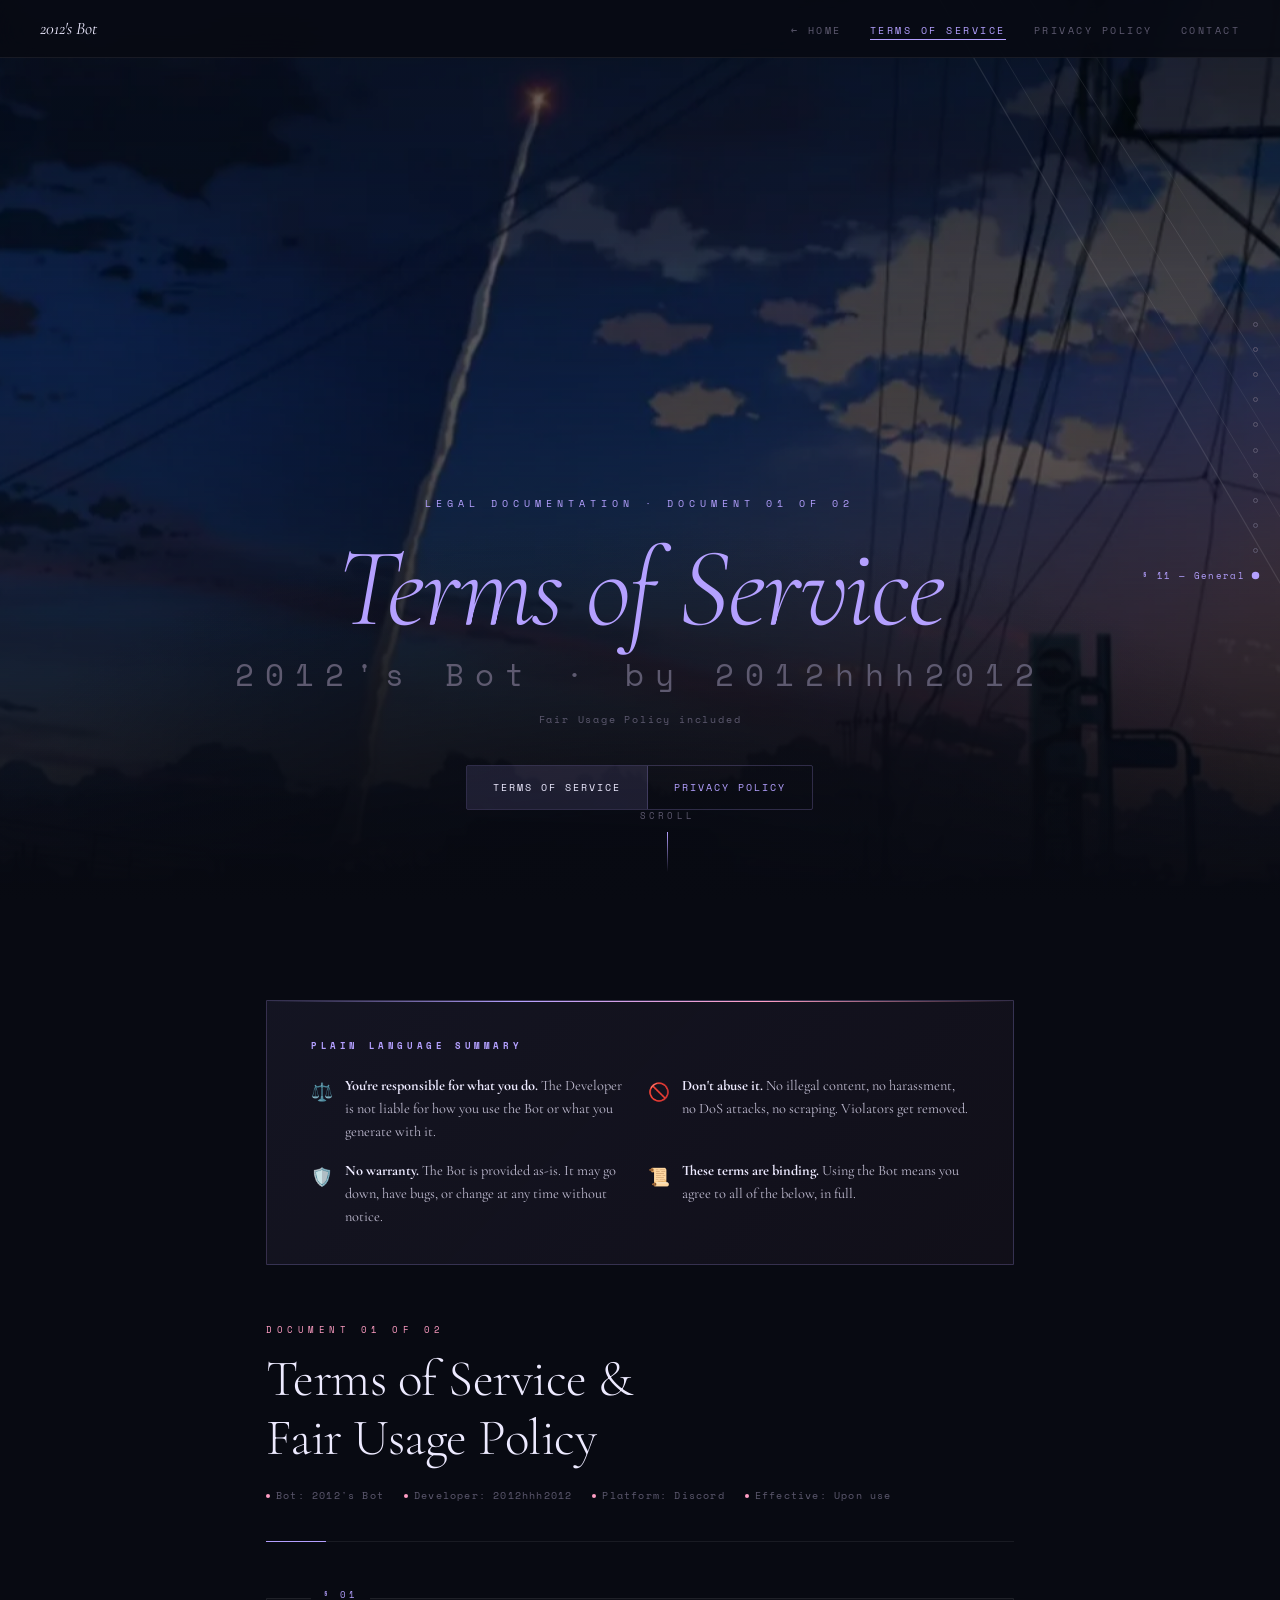
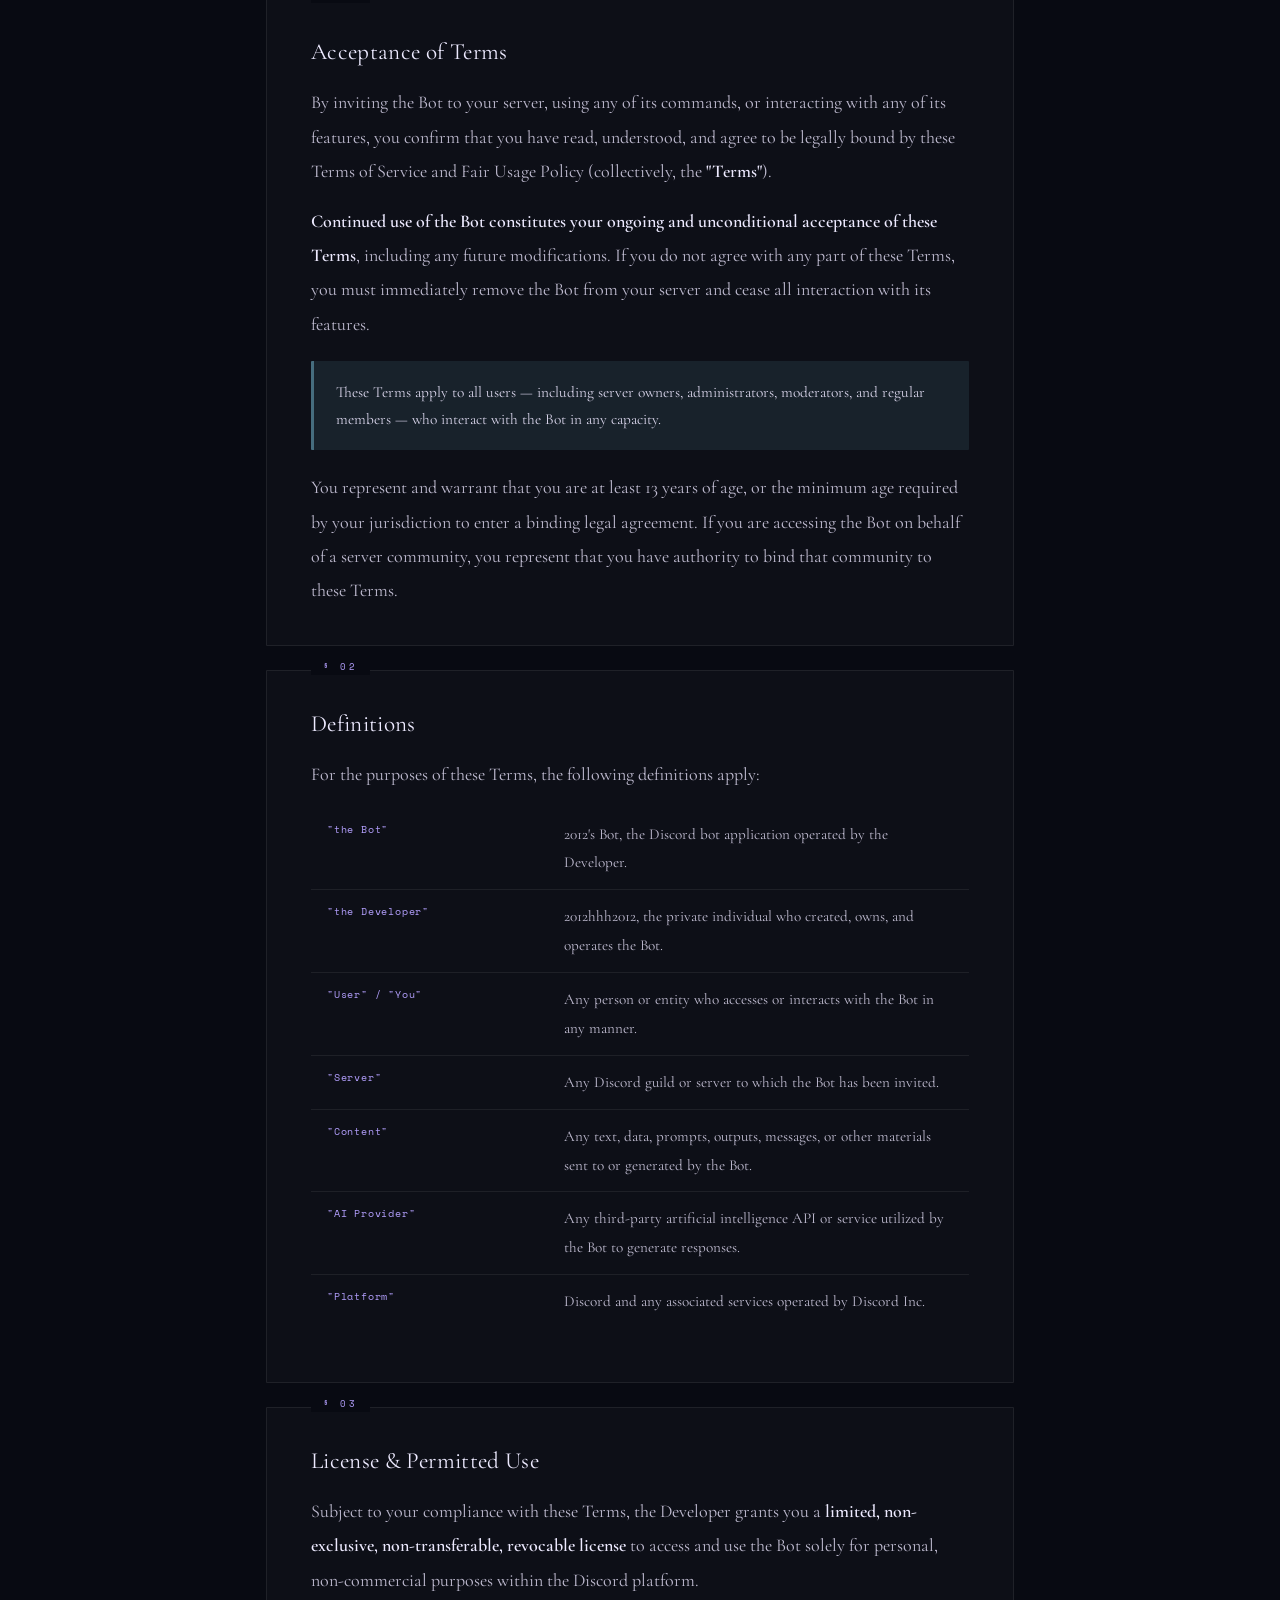
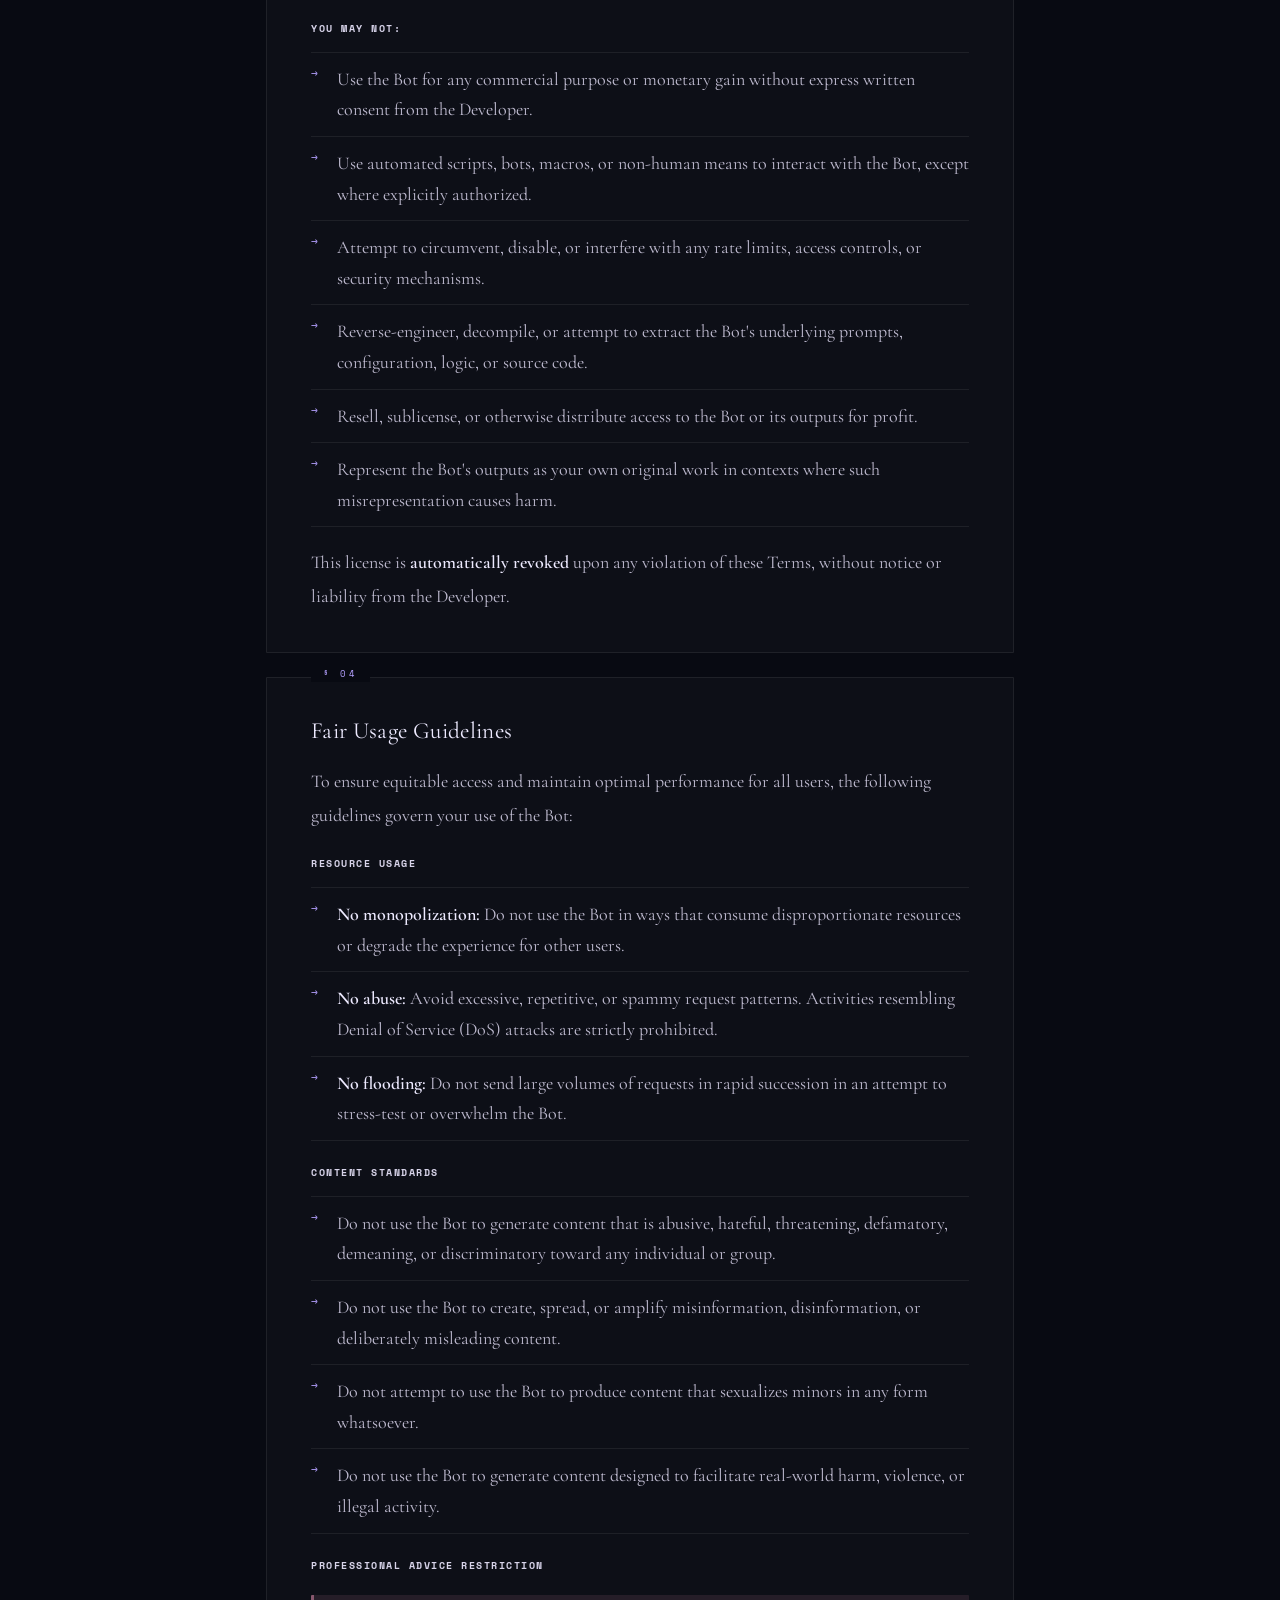
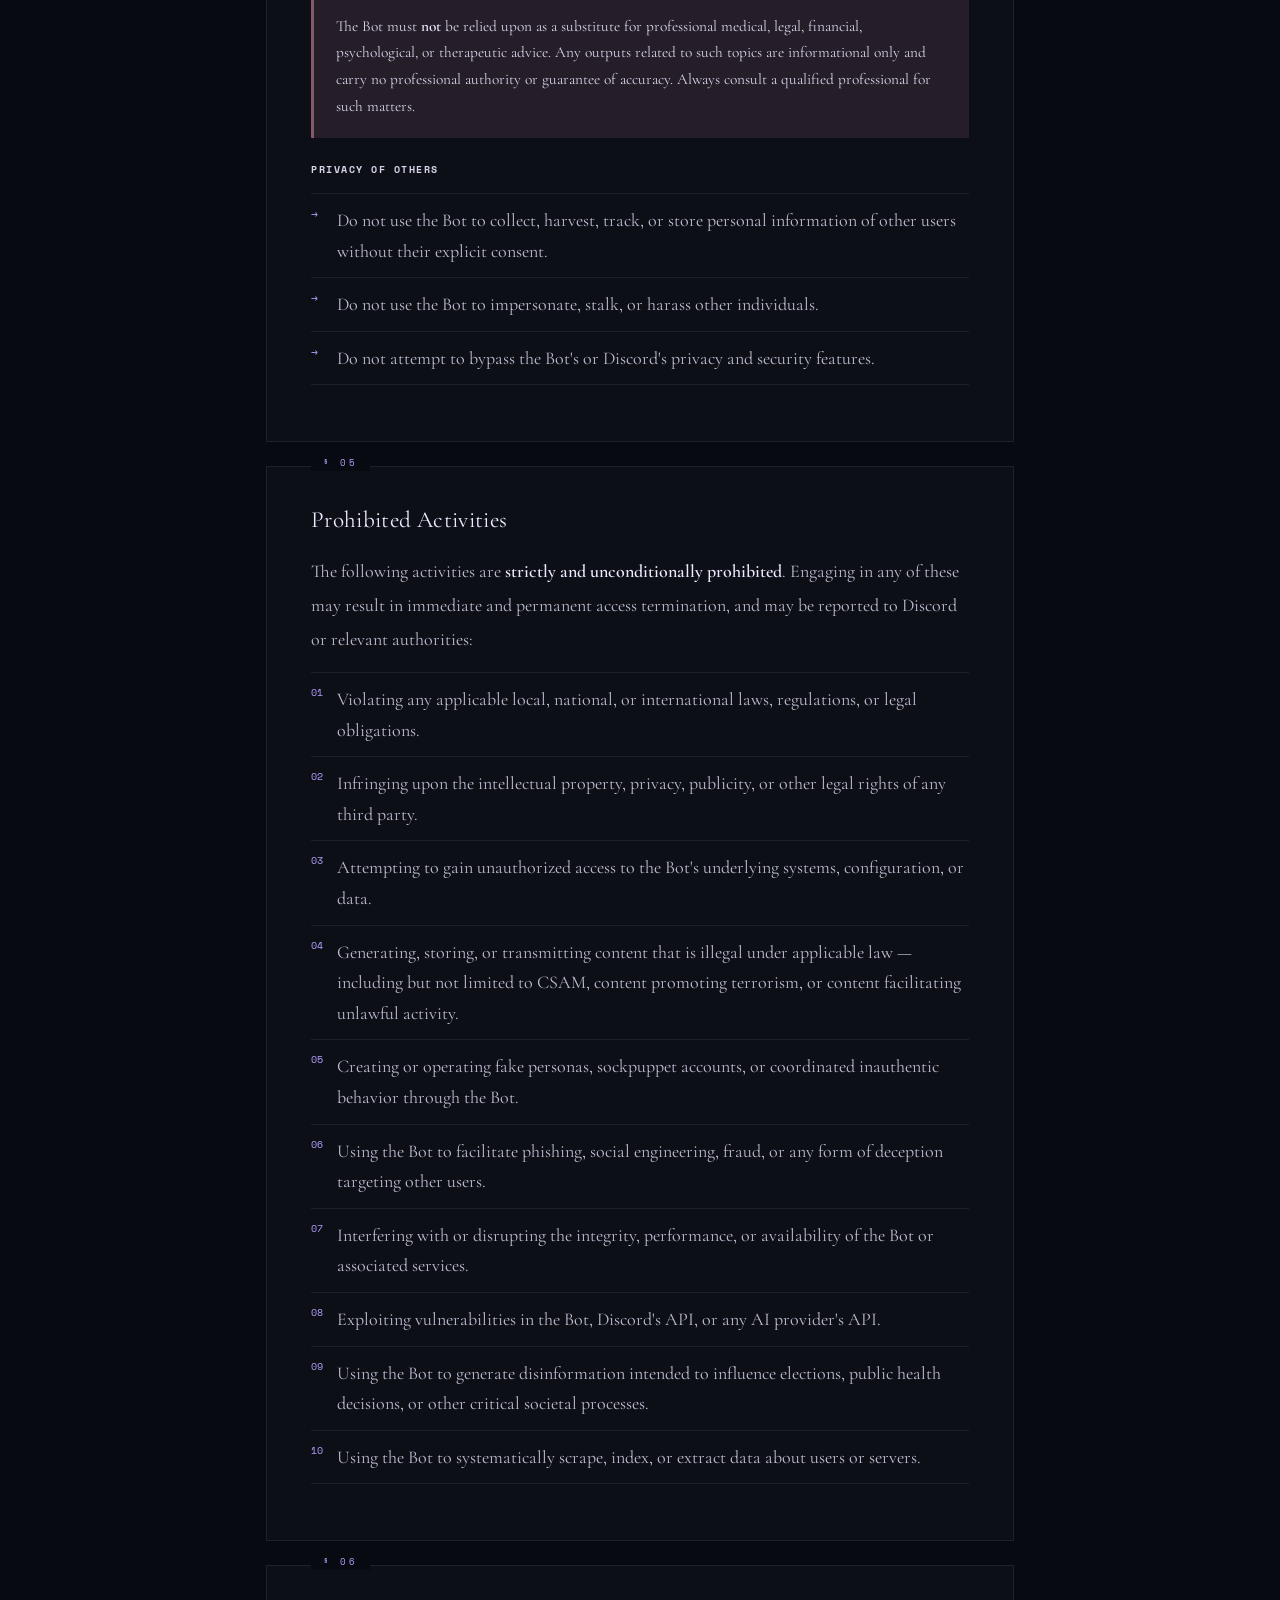
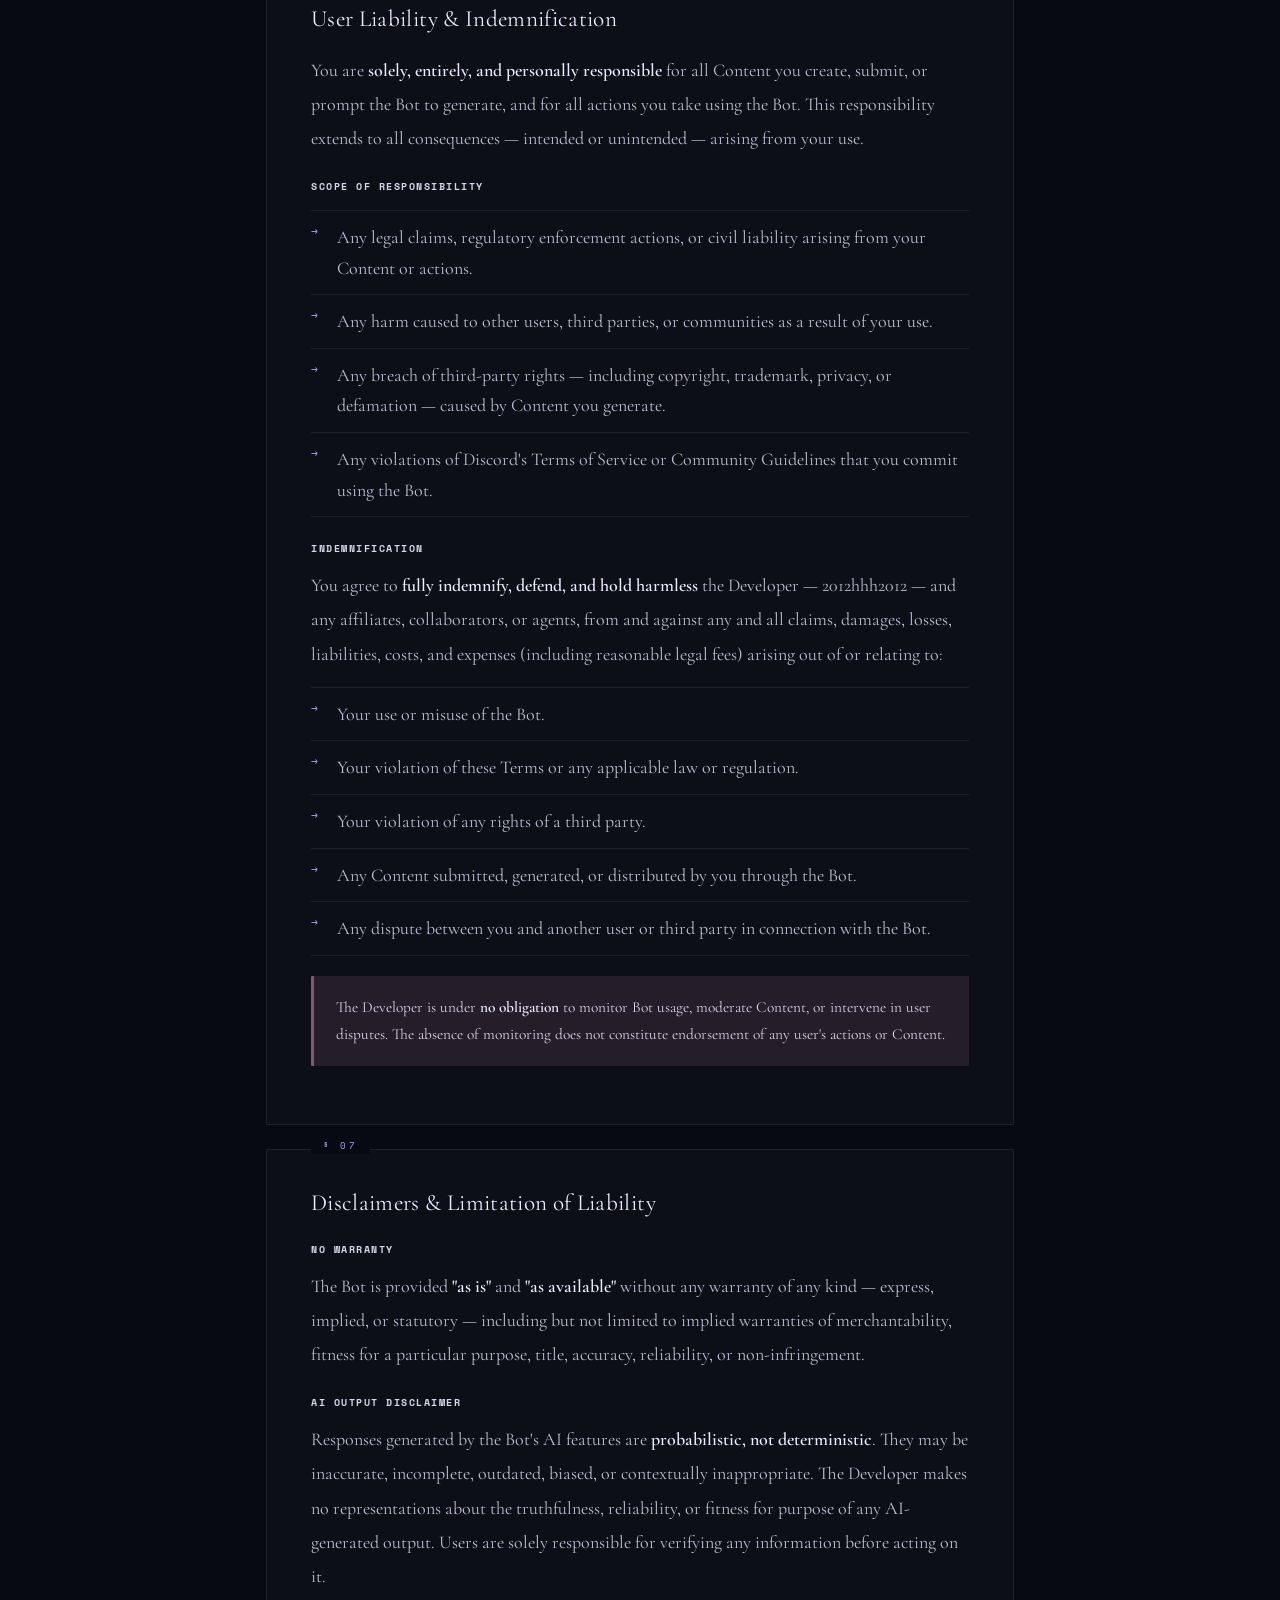
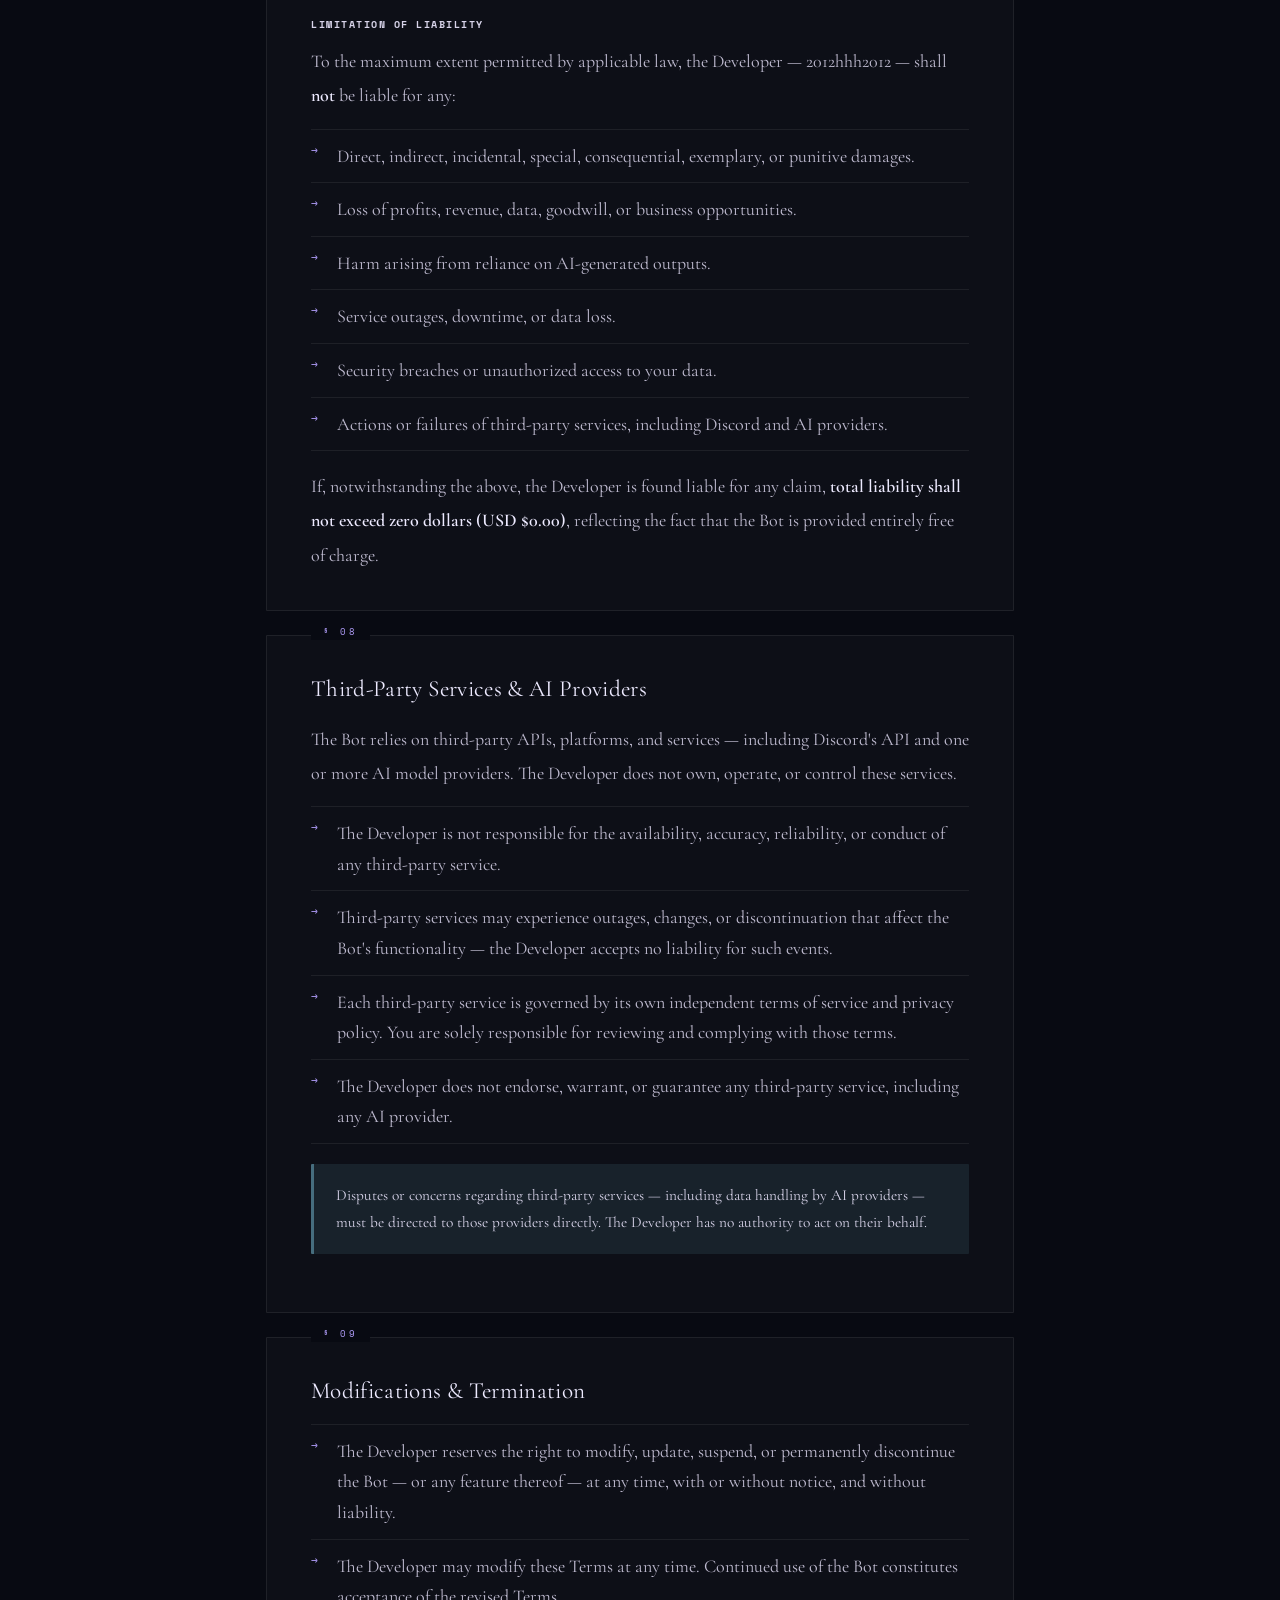
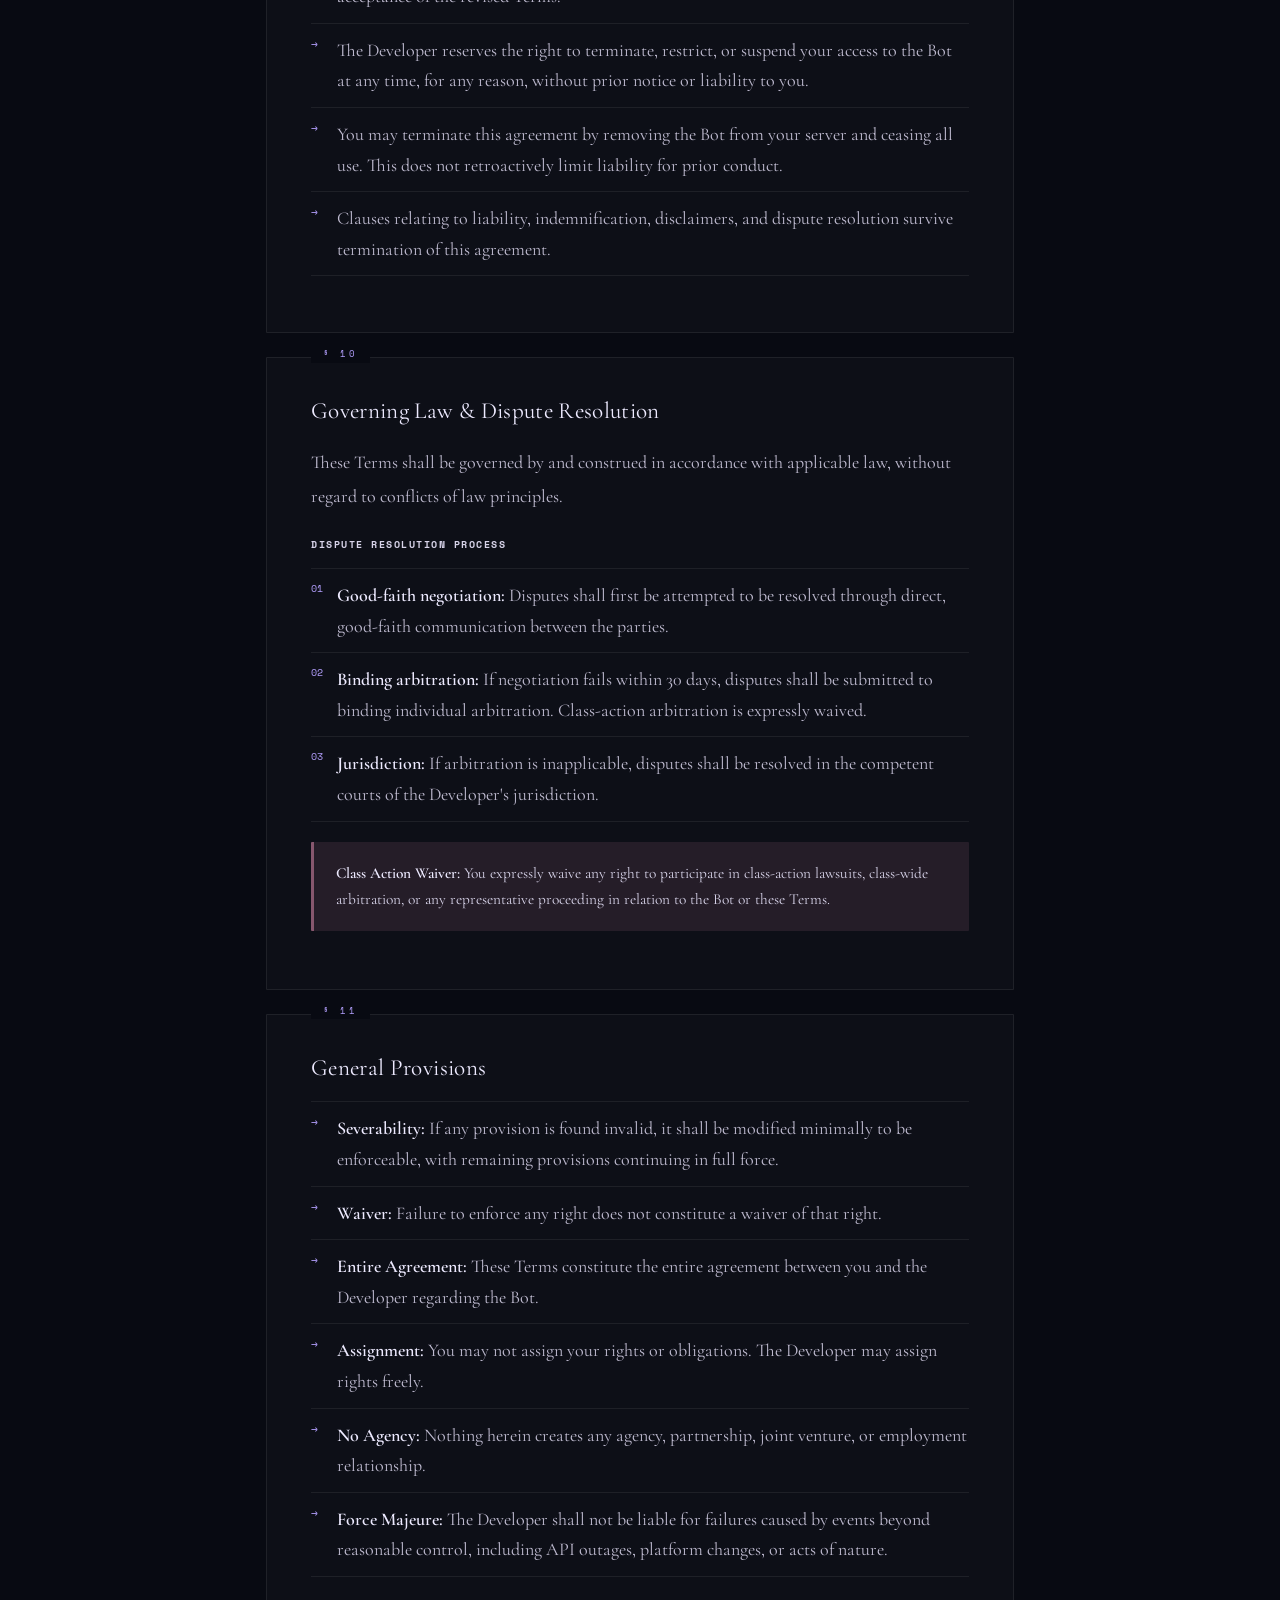
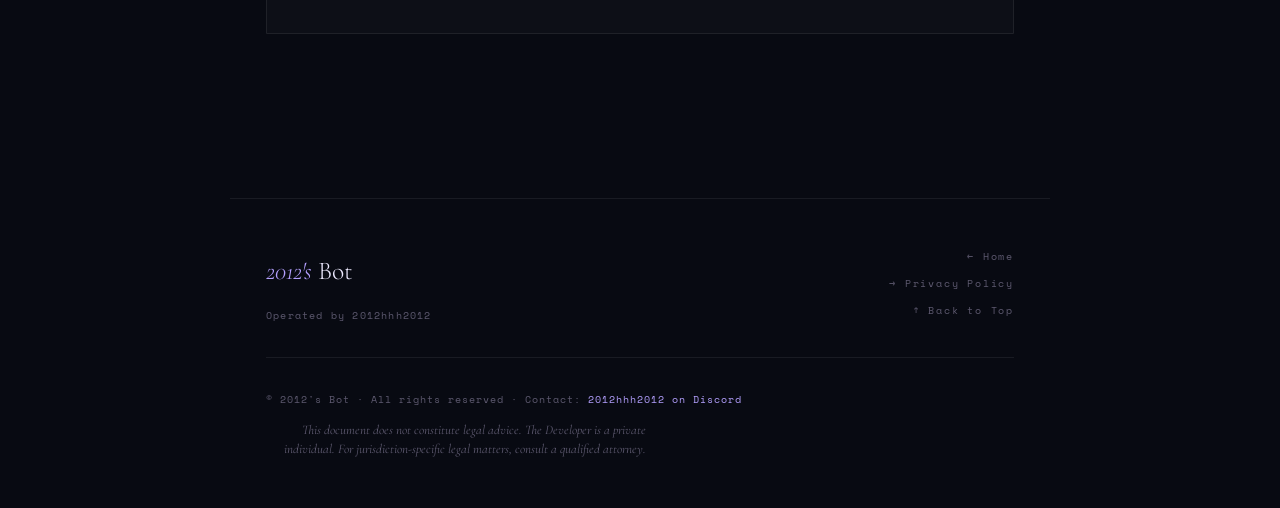
<file: 2012sbot/terms-of-service.html>
<!DOCTYPE html>
<html lang="en">
<head>
  <meta charset="UTF-8" />
  <meta name="viewport" content="width=device-width, initial-scale=1.0" />
  <title>2012's Bot — Terms of Service</title>
  <meta name="description" content="Terms of Service and Fair Usage Policy for 2012's Bot, operated by 2012hhh2012." />
  <link rel="icon" type="image/webp" href="bg.webp" />
  <link href="https://fonts.googleapis.com/css2?family=Cormorant+Garamond:ital,wght@0,300;0,400;0,600;1,300;1,400;1,600&family=Space+Mono:ital,wght@0,400;0,700;1,400&display=swap" rel="stylesheet" />
  <style>
    :root {
      --bg:           #080a12;
      --bg-raised:    #0d0f1a;
      --surface:      rgba(255,255,255,0.025);
      --surface-h:    rgba(255,255,255,0.045);
      --border:       rgba(255,255,255,0.07);
      --border-glow:  rgba(180,160,255,0.22);
      --text:         #bfbbd0;
      --text-dim:     #5e5a70;
      --text-bright:  #d8d4ea;
      --accent:       #b4a0ff;
      --accent-dim:   rgba(180,160,255,0.12);
      --accent2:      #ff9ec4;
      --accent2-dim:  rgba(255,158,196,0.1);
      --accent3:      #7ec8e3;
      --accent3-dim:  rgba(126,200,227,0.1);
      --heading:      #edeaff;
      --warn-border:  rgba(255,158,196,0.45);
      --info-border:  rgba(126,200,227,0.45);
      --ai-border:    rgba(180,160,255,0.35);
    }

    *, *::before, *::after { margin: 0; padding: 0; box-sizing: border-box; }
    html { scroll-behavior: smooth; font-size: 16px; }

    body {
      background: var(--bg);
      color: var(--text);
      font-family: 'Cormorant Garamond', Georgia, serif;
      font-size: 1.125rem;
      line-height: 1.9;
      min-height: 100vh;
      overflow-x: hidden;
    }

    ::selection { background: rgba(180,160,255,0.25); color: var(--heading); }

    /* ── SCROLL PROGRESS ── */
    #scrollLine {
      position: fixed; top: 0; left: 0;
      height: 2px; width: 0%;
      background: linear-gradient(90deg, var(--accent), var(--accent2));
      z-index: 200;
      transition: width 0.08s linear;
    }

    /* ── TOPBAR ── */
    .topbar {
      position: fixed; top: 0; left: 0; right: 0;
      z-index: 100;
      display: flex; align-items: center; justify-content: space-between;
      padding: 0 40px; height: 58px;
      background: rgba(8,10,18,0.85);
      backdrop-filter: blur(16px);
      border-bottom: 1px solid var(--border);
      opacity: 0; transform: translateY(-10px);
      animation: fadeDown 0.6s 1.1s ease forwards;
    }

    .topbar-brand {
      font-family: 'Cormorant Garamond', serif;
      font-size: 1.1rem; font-style: italic;
      color: var(--heading);
    }
    .topbar-brand span { color: var(--accent); }

    .topbar-links { display: flex; gap: 28px; list-style: none; }
    .topbar-links a {
      font-family: 'Space Mono', monospace;
      font-size: 10px; letter-spacing: 0.25em; text-transform: uppercase;
      color: var(--text-dim); text-decoration: none;
      transition: color 0.2s;
    }
    .topbar-links a:hover { color: var(--accent); }
    .topbar-links a.active { color: var(--accent); border-bottom: 1px solid var(--accent); padding-bottom: 1px; }

    @keyframes fadeDown { to { opacity: 1; transform: translateY(0); } }

    /* ── HERO ── */
    .hero {
      position: relative; height: 100vh; min-height: 600px;
      display: flex; flex-direction: column;
      align-items: center; justify-content: flex-end;
      padding-bottom: 90px; overflow: hidden;
    }

    #heroBg {
      position: absolute; inset: 0;
      background-image: url('bg.webp');
      background-size: cover; background-position: center 20%;
      filter: brightness(0.48) saturate(1.15);
      transform: scale(1.05);
      animation: slowZoom 40s ease-in-out infinite alternate;
      will-change: transform;
    }

    @keyframes slowZoom {
      from { transform: scale(1.05); }
      to   { transform: scale(1.00); }
    }

    .hero-vignette {
      position: absolute; inset: 0;
      background:
        radial-gradient(ellipse 80% 60% at 50% 100%, rgba(8,10,18,0.95) 0%, transparent 70%),
        linear-gradient(to bottom, rgba(8,10,18,0.3) 0%, transparent 30%, rgba(8,10,18,0.6) 75%, var(--bg) 100%);
    }

    .hero-lines {
      position: absolute; inset: 0;
      pointer-events: none; overflow: hidden; opacity: 0.1;
    }
    .hero-lines svg { width: 100%; height: 100%; }

    .hero-content {
      position: relative; z-index: 2;
      text-align: center; padding: 0 24px;
    }

    .hero-eyebrow {
      font-family: 'Space Mono', monospace;
      font-size: 10px; letter-spacing: 0.5em; text-transform: uppercase;
      color: var(--accent); margin-bottom: 20px;
      opacity: 0; animation: fadeUp 1s 0.3s ease forwards;
    }

    .hero-title {
      font-size: clamp(3rem, 9vw, 7rem);
      font-weight: 300; color: var(--heading);
      line-height: 1.0; letter-spacing: -0.02em;
      opacity: 0; animation: fadeUp 1s 0.5s ease forwards;
    }
    .hero-title em { font-style: italic; color: var(--accent); }
    .hero-title .sub-title {
      display: block; font-size: 0.28em;
      font-family: 'Space Mono', monospace; font-style: normal;
      letter-spacing: 0.35em; color: var(--text-dim); margin-top: 14px;
    }

    .hero-sub {
      margin-top: 20px;
      font-family: 'Space Mono', monospace; font-size: 10px;
      letter-spacing: 0.18em; color: var(--text-dim);
      opacity: 0; animation: fadeUp 1s 0.7s ease forwards;
    }

    .hero-nav {
      margin: 36px auto 0;
      display: flex; justify-content: center;
      width: fit-content;
      border: 1px solid var(--border-glow); border-radius: 2px; overflow: hidden;
      opacity: 0; animation: fadeUp 1s 0.9s ease forwards;
    }
    .hero-nav a {
      font-family: 'Space Mono', monospace; font-size: 10px;
      letter-spacing: 0.2em; text-transform: uppercase;
      color: var(--accent); text-decoration: none;
      padding: 12px 26px;
      transition: background 0.2s, color 0.2s;
      border-right: 1px solid var(--border-glow);
    }
    .hero-nav a:last-child { border-right: none; }
    .hero-nav a:hover { background: var(--accent-dim); color: #fff; }
    .hero-nav a.current { background: var(--accent-dim); color: var(--heading); }

    .hero-scroll {
      position: absolute; bottom: 28px; left: 50%; transform: translateX(-50%);
      z-index: 2; display: flex; flex-direction: column; align-items: center; gap: 8px;
      opacity: 0; animation: fadeUp 1s 1.3s ease forwards;
    }
    .hero-scroll span {
      font-family: 'Space Mono', monospace; font-size: 9px;
      letter-spacing: 0.35em; text-transform: uppercase; color: var(--text-dim);
    }
    .scroll-arrow {
      width: 1px; height: 40px;
      background: linear-gradient(to bottom, var(--accent), transparent);
      animation: scrollPulse 2s ease-in-out infinite;
    }
    @keyframes scrollPulse {
      0%, 100% { opacity: 0.3; transform: scaleY(0.7); }
      50%       { opacity: 1;   transform: scaleY(1); }
    }

    @keyframes fadeUp {
      from { opacity: 0; transform: translateY(28px); }
      to   { opacity: 1; transform: translateY(0); }
    }

    /* ── SIDEBAR TOC ── */
    #toc {
      position: fixed; right: 22px; top: 50%;
      transform: translateY(-50%);
      display: flex; flex-direction: column; gap: 8px;
      z-index: 90;
    }
    .toc-item {
      display: flex; align-items: center; gap: 8px;
      cursor: pointer; justify-content: flex-end;
    }
    .toc-label {
      font-family: 'Space Mono', monospace; font-size: 9px;
      letter-spacing: 0.15em; color: var(--text-dim);
      white-space: nowrap; opacity: 0; transform: translateX(8px);
      transition: opacity 0.2s, transform 0.2s; pointer-events: none;
    }
    .toc-item:hover .toc-label, .toc-item.active .toc-label { opacity: 1; transform: translateX(0); }
    .toc-item.active .toc-label { color: var(--accent); }
    .toc-dot {
      width: 5px; height: 5px; border-radius: 50%;
      border: 1px solid var(--text-dim); background: transparent;
      transition: background 0.2s, border-color 0.2s, transform 0.2s; flex-shrink: 0;
    }
    .toc-item.active .toc-dot, .toc-item:hover .toc-dot {
      background: var(--accent); border-color: var(--accent); transform: scale(1.5);
    }

    /* ── MAIN ── */
    .main { max-width: 820px; margin: 0 auto; padding: 100px 36px 140px; }

    /* ── SUMMARY BANNER ── */
    .summary-banner {
      margin: 0 0 56px;
      padding: 36px 44px;
      background: linear-gradient(135deg, rgba(180,160,255,0.07) 0%, rgba(255,158,196,0.04) 100%);
      border: 1px solid var(--border-glow); border-radius: 1px; position: relative; overflow: hidden;
    }
    .summary-banner::before {
      content: ''; position: absolute; top: 0; left: 0; right: 0; height: 1px;
      background: linear-gradient(90deg, transparent, var(--accent), var(--accent2), transparent);
    }
    .summary-banner h3 {
      font-family: 'Space Mono', monospace; font-size: 9px;
      letter-spacing: 0.4em; text-transform: uppercase; color: var(--accent); margin-bottom: 20px;
    }
    .summary-grid { display: grid; grid-template-columns: 1fr 1fr; gap: 16px; }
    .summary-item { display: flex; gap: 12px; align-items: flex-start; }
    .summary-icon { font-size: 1.1rem; flex-shrink: 0; margin-top: 2px; }
    .summary-text { font-size: 0.9rem; color: var(--text); line-height: 1.6; }
    .summary-text strong { color: var(--heading); }

    /* ── DOC HEADER ── */
    .doc-header {
      margin-bottom: 56px; padding-bottom: 36px;
      border-bottom: 1px solid var(--border); position: relative;
    }
    .doc-header::after {
      content: ''; position: absolute; bottom: -1px; left: 0;
      width: 60px; height: 1px; background: var(--accent);
    }
    .doc-eyebrow {
      font-family: 'Space Mono', monospace; font-size: 9px;
      letter-spacing: 0.5em; text-transform: uppercase;
      color: var(--accent2); margin-bottom: 12px;
    }
    .doc-header h1 {
      font-size: clamp(2rem, 4.5vw, 3.2rem); font-weight: 300;
      color: var(--heading); line-height: 1.15; letter-spacing: -0.01em;
    }
    .doc-meta { margin-top: 18px; display: flex; flex-wrap: wrap; gap: 20px; }
    .doc-meta-item {
      font-family: 'Space Mono', monospace; font-size: 10px;
      letter-spacing: 0.12em; color: var(--text-dim);
      display: flex; align-items: center; gap: 6px;
    }
    .doc-meta-item::before {
      content: ''; width: 4px; height: 4px; border-radius: 50%;
      background: var(--accent2); flex-shrink: 0;
    }

    /* ── SECTIONS ── */
    .section {
      margin-bottom: 24px; padding: 38px 44px;
      background: var(--surface); border: 1px solid var(--border);
      border-radius: 1px; position: relative;
      transition: border-color 0.3s, background 0.3s, box-shadow 0.3s;
    }
    .section:hover {
      border-color: var(--border-glow); background: var(--surface-h);
      box-shadow: 0 0 40px rgba(180,160,255,0.04);
    }
    .section-num {
      position: absolute; top: -13px; left: 44px;
      font-family: 'Space Mono', monospace; font-size: 9px;
      letter-spacing: 0.3em; text-transform: uppercase;
      color: var(--accent); background: var(--bg); padding: 0 12px;
    }
    .section h2 {
      font-size: 1.45rem; font-weight: 400; color: var(--heading);
      margin-bottom: 18px; letter-spacing: 0.015em; line-height: 1.3;
    }
    .section h3 {
      font-family: 'Space Mono', monospace; font-size: 10px;
      font-weight: 700; text-transform: uppercase; letter-spacing: 0.15em;
      color: var(--text-bright); margin: 22px 0 10px;
    }
    .section p { margin-bottom: 16px; color: var(--text); }
    .section p:last-child { margin-bottom: 0; }
    .section strong { color: var(--heading); font-weight: 600; }
    .section em { color: var(--accent); font-style: italic; }

    .section ul, .section ol { margin: 14px 0 18px; list-style: none; }
    .section ul li, .section ol li {
      padding: 11px 0 11px 26px; position: relative;
      border-bottom: 1px solid var(--border); color: var(--text); line-height: 1.7;
    }
    .section ul li:first-child, .section ol li:first-child { border-top: 1px solid var(--border); }
    .section ul li::before {
      content: '→'; position: absolute; left: 0; top: 11px;
      color: var(--accent); font-family: 'Space Mono', monospace; font-size: 11px;
    }
    .section ol { counter-reset: ol-counter; }
    .section ol li::before {
      counter-increment: ol-counter;
      content: counter(ol-counter, decimal-leading-zero);
      position: absolute; left: 0; top: 11px;
      color: var(--accent); font-family: 'Space Mono', monospace; font-size: 10px;
    }

    /* ── CALLOUT BOXES ── */
    .box { margin: 20px 0; padding: 18px 22px; font-size: 0.96rem; line-height: 1.75; border-radius: 1px; }
    .box-warn { border-left: 3px solid var(--warn-border); background: var(--accent2-dim); color: var(--text-bright); }
    .box-info { border-left: 3px solid var(--info-border); background: var(--accent3-dim); color: var(--text-bright); }

    /* ── DEF TABLE ── */
    .def-table { width: 100%; border-collapse: collapse; margin: 16px 0; font-size: 0.95rem; }
    .def-table td { padding: 12px 16px; border-bottom: 1px solid var(--border); vertical-align: top; }
    .def-table td:first-child {
      width: 36%; font-family: 'Space Mono', monospace; font-size: 10px;
      letter-spacing: 0.08em; color: var(--accent); padding-right: 20px;
    }
    .def-table tr:last-child td { border-bottom: none; }

    /* ── FOOTER ── */
    footer {
      border-top: 1px solid var(--border);
      padding: 48px 36px; max-width: 820px; margin: 0 auto;
    }
    .footer-top {
      display: flex; justify-content: space-between; align-items: flex-start;
      flex-wrap: wrap; gap: 24px; margin-bottom: 32px; padding-bottom: 32px;
      border-bottom: 1px solid var(--border);
    }
    .footer-brand {
      font-family: 'Cormorant Garamond', serif;
      font-size: 1.6rem; color: var(--heading); font-weight: 300;
    }
    .footer-brand em { color: var(--accent); font-style: italic; }
    .footer-links { display: flex; flex-direction: column; gap: 8px; align-items: flex-end; }
    .footer-links a {
      font-family: 'Space Mono', monospace; font-size: 10px;
      letter-spacing: 0.18em; color: var(--text-dim); text-decoration: none;
      transition: color 0.2s;
    }
    .footer-links a:hover { color: var(--accent); }
    .footer-bottom {
      display: flex; justify-content: space-between; align-items: center;
      flex-wrap: wrap; gap: 12px;
    }
    .footer-copy {
      font-family: 'Space Mono', monospace; font-size: 10px;
      color: var(--text-dim); letter-spacing: 0.1em;
    }
    .footer-copy a { color: var(--accent); text-decoration: none; }
    .footer-copy a:hover { text-decoration: underline; }
    .footer-notice {
      font-size: 0.82rem; color: var(--text-dim); font-style: italic;
      max-width: 380px; text-align: right; line-height: 1.5;
    }

    @media (max-width: 900px) { #toc { display: none; } .summary-grid { grid-template-columns: 1fr; } }
    @media (max-width: 620px) {
      .section { padding: 28px 22px; } .section-num { left: 22px; }
      .main { padding: 80px 18px 100px; } .topbar { padding: 0 20px; }
      .topbar-links { display: none; }
      .hero-nav { flex-direction: column; width: 200px; }
      .hero-nav a { border-right: none; border-bottom: 1px solid var(--border-glow); }
      .hero-nav a:last-child { border-bottom: none; }
      .footer-notice { text-align: left; } .footer-links { align-items: flex-start; }
    }
  </style>
</head>
<body>

<div id="scrollLine"></div>

<header class="topbar">
  <div class="topbar-brand"><em>2012's</em> Bot</div>
  <ul class="topbar-links">
    <li><a href="index.html">← Home</a></li>
    <li><a href="terms-of-service.html" class="active">Terms of Service</a></li>
    <li><a href="privacy-policy.html">Privacy Policy</a></li>
    <li><a href="https://discord.com/users/1127437783460495452" target="_blank" rel="noopener">Contact</a></li>
  </ul>
</header>

<nav id="toc" aria-label="Page sections"></nav>

<section class="hero" id="top">
  <div id="heroBg"></div>
  <div class="hero-vignette"></div>
  <div class="hero-lines">
    <svg viewBox="0 0 1000 600" preserveAspectRatio="xMidYMid slice" xmlns="http://www.w3.org/2000/svg">
      <line x1="700" y1="0" x2="1050" y2="600" stroke="white" stroke-width="0.8"/>
      <line x1="720" y1="0" x2="1080" y2="600" stroke="white" stroke-width="0.5"/>
      <line x1="740" y1="0" x2="1110" y2="600" stroke="white" stroke-width="0.4"/>
      <line x1="760" y1="0" x2="1140" y2="600" stroke="white" stroke-width="0.6"/>
      <line x1="780" y1="0" x2="1160" y2="600" stroke="white" stroke-width="0.3"/>
    </svg>
  </div>
  <div class="hero-content">
    <div class="hero-eyebrow">Legal Documentation · Document 01 of 02</div>
    <h1 class="hero-title">
      <em>Terms of Service</em>
      <span class="sub-title">2012's Bot · by 2012hhh2012</span>
    </h1>
    <div class="hero-sub">Fair Usage Policy included</div>
    <nav class="hero-nav">
      <a href="terms-of-service.html" class="current">Terms of Service</a>
      <a href="privacy-policy.html">Privacy Policy</a>
    </nav>
  </div>
  <div class="hero-scroll">
    <span>Scroll</span>
    <div class="scroll-arrow"></div>
  </div>
</section>

<main class="main">

  <div class="summary-banner">
    <h3>Plain Language Summary</h3>
    <div class="summary-grid">
      <div class="summary-item">
        <div class="summary-icon">⚖️</div>
        <div class="summary-text"><strong>You're responsible for what you do.</strong> The Developer is not liable for how you use the Bot or what you generate with it.</div>
      </div>
      <div class="summary-item">
        <div class="summary-icon">🚫</div>
        <div class="summary-text"><strong>Don't abuse it.</strong> No illegal content, no harassment, no DoS attacks, no scraping. Violators get removed.</div>
      </div>
      <div class="summary-item">
        <div class="summary-icon">🛡️</div>
        <div class="summary-text"><strong>No warranty.</strong> The Bot is provided as-is. It may go down, have bugs, or change at any time without notice.</div>
      </div>
      <div class="summary-item">
        <div class="summary-icon">📜</div>
        <div class="summary-text"><strong>These terms are binding.</strong> Using the Bot means you agree to all of the below, in full.</div>
      </div>
    </div>
  </div>

  <div class="doc-header">
    <div class="doc-eyebrow">Document 01 of 02</div>
    <h1>Terms of Service &amp;<br>Fair Usage Policy</h1>
    <div class="doc-meta">
      <div class="doc-meta-item">Bot: 2012's Bot</div>
      <div class="doc-meta-item">Developer: 2012hhh2012</div>
      <div class="doc-meta-item">Platform: Discord</div>
      <div class="doc-meta-item">Effective: Upon use</div>
    </div>
  </div>

  <div class="section" data-label="§ 01 — Acceptance">
    <span class="section-num">§ 01</span>
    <h2>Acceptance of Terms</h2>
    <p>By inviting the Bot to your server, using any of its commands, or interacting with any of its features, you confirm that you have read, understood, and agree to be legally bound by these Terms of Service and Fair Usage Policy (collectively, the <strong>"Terms"</strong>).</p>
    <p><strong>Continued use of the Bot constitutes your ongoing and unconditional acceptance of these Terms</strong>, including any future modifications. If you do not agree with any part of these Terms, you must immediately remove the Bot from your server and cease all interaction with its features.</p>
    <div class="box box-info">
      These Terms apply to all users — including server owners, administrators, moderators, and regular members — who interact with the Bot in any capacity.
    </div>
    <p>You represent and warrant that you are at least 13 years of age, or the minimum age required by your jurisdiction to enter a binding legal agreement. If you are accessing the Bot on behalf of a server community, you represent that you have authority to bind that community to these Terms.</p>
  </div>

  <div class="section" data-label="§ 02 — Definitions">
    <span class="section-num">§ 02</span>
    <h2>Definitions</h2>
    <p>For the purposes of these Terms, the following definitions apply:</p>
    <table class="def-table">
      <tr><td>"the Bot"</td><td>2012's Bot, the Discord bot application operated by the Developer.</td></tr>
      <tr><td>"the Developer"</td><td>2012hhh2012, the private individual who created, owns, and operates the Bot.</td></tr>
      <tr><td>"User" / "You"</td><td>Any person or entity who accesses or interacts with the Bot in any manner.</td></tr>
      <tr><td>"Server"</td><td>Any Discord guild or server to which the Bot has been invited.</td></tr>
      <tr><td>"Content"</td><td>Any text, data, prompts, outputs, messages, or other materials sent to or generated by the Bot.</td></tr>
      <tr><td>"AI Provider"</td><td>Any third-party artificial intelligence API or service utilized by the Bot to generate responses.</td></tr>
      <tr><td>"Platform"</td><td>Discord and any associated services operated by Discord Inc.</td></tr>
    </table>
  </div>

  <div class="section" data-label="§ 03 — License">
    <span class="section-num">§ 03</span>
    <h2>License &amp; Permitted Use</h2>
    <p>Subject to your compliance with these Terms, the Developer grants you a <strong>limited, non-exclusive, non-transferable, revocable license</strong> to access and use the Bot solely for personal, non-commercial purposes within the Discord platform.</p>
    <h3>You may not:</h3>
    <ul>
      <li>Use the Bot for any commercial purpose or monetary gain without express written consent from the Developer.</li>
      <li>Use automated scripts, bots, macros, or non-human means to interact with the Bot, except where explicitly authorized.</li>
      <li>Attempt to circumvent, disable, or interfere with any rate limits, access controls, or security mechanisms.</li>
      <li>Reverse-engineer, decompile, or attempt to extract the Bot's underlying prompts, configuration, logic, or source code.</li>
      <li>Resell, sublicense, or otherwise distribute access to the Bot or its outputs for profit.</li>
      <li>Represent the Bot's outputs as your own original work in contexts where such misrepresentation causes harm.</li>
    </ul>
    <p>This license is <strong>automatically revoked</strong> upon any violation of these Terms, without notice or liability from the Developer.</p>
  </div>

  <div class="section" data-label="§ 04 — Fair Usage">
    <span class="section-num">§ 04</span>
    <h2>Fair Usage Guidelines</h2>
    <p>To ensure equitable access and maintain optimal performance for all users, the following guidelines govern your use of the Bot:</p>

    <h3>Resource Usage</h3>
    <ul>
      <li><strong>No monopolization:</strong> Do not use the Bot in ways that consume disproportionate resources or degrade the experience for other users.</li>
      <li><strong>No abuse:</strong> Avoid excessive, repetitive, or spammy request patterns. Activities resembling Denial of Service (DoS) attacks are strictly prohibited.</li>
      <li><strong>No flooding:</strong> Do not send large volumes of requests in rapid succession in an attempt to stress-test or overwhelm the Bot.</li>
    </ul>

    <h3>Content Standards</h3>
    <ul>
      <li>Do not use the Bot to generate content that is abusive, hateful, threatening, defamatory, demeaning, or discriminatory toward any individual or group.</li>
      <li>Do not use the Bot to create, spread, or amplify misinformation, disinformation, or deliberately misleading content.</li>
      <li>Do not attempt to use the Bot to produce content that sexualizes minors in any form whatsoever.</li>
      <li>Do not use the Bot to generate content designed to facilitate real-world harm, violence, or illegal activity.</li>
    </ul>

    <h3>Professional Advice Restriction</h3>
    <div class="box box-warn">
      The Bot must <strong>not</strong> be relied upon as a substitute for professional medical, legal, financial, psychological, or therapeutic advice. Any outputs related to such topics are informational only and carry no professional authority or guarantee of accuracy. Always consult a qualified professional for such matters.
    </div>

    <h3>Privacy of Others</h3>
    <ul>
      <li>Do not use the Bot to collect, harvest, track, or store personal information of other users without their explicit consent.</li>
      <li>Do not use the Bot to impersonate, stalk, or harass other individuals.</li>
      <li>Do not attempt to bypass the Bot's or Discord's privacy and security features.</li>
    </ul>
  </div>

  <div class="section" data-label="§ 05 — Prohibited">
    <span class="section-num">§ 05</span>
    <h2>Prohibited Activities</h2>
    <p>The following activities are <strong>strictly and unconditionally prohibited</strong>. Engaging in any of these may result in immediate and permanent access termination, and may be reported to Discord or relevant authorities:</p>
    <ol>
      <li>Violating any applicable local, national, or international laws, regulations, or legal obligations.</li>
      <li>Infringing upon the intellectual property, privacy, publicity, or other legal rights of any third party.</li>
      <li>Attempting to gain unauthorized access to the Bot's underlying systems, configuration, or data.</li>
      <li>Generating, storing, or transmitting content that is illegal under applicable law — including but not limited to CSAM, content promoting terrorism, or content facilitating unlawful activity.</li>
      <li>Creating or operating fake personas, sockpuppet accounts, or coordinated inauthentic behavior through the Bot.</li>
      <li>Using the Bot to facilitate phishing, social engineering, fraud, or any form of deception targeting other users.</li>
      <li>Interfering with or disrupting the integrity, performance, or availability of the Bot or associated services.</li>
      <li>Exploiting vulnerabilities in the Bot, Discord's API, or any AI provider's API.</li>
      <li>Using the Bot to generate disinformation intended to influence elections, public health decisions, or other critical societal processes.</li>
      <li>Using the Bot to systematically scrape, index, or extract data about users or servers.</li>
    </ol>
  </div>

  <div class="section" data-label="§ 06 — User Liability">
    <span class="section-num">§ 06</span>
    <h2>User Liability &amp; Indemnification</h2>
    <p>You are <strong>solely, entirely, and personally responsible</strong> for all Content you create, submit, or prompt the Bot to generate, and for all actions you take using the Bot. This responsibility extends to all consequences — intended or unintended — arising from your use.</p>

    <h3>Scope of Responsibility</h3>
    <ul>
      <li>Any legal claims, regulatory enforcement actions, or civil liability arising from your Content or actions.</li>
      <li>Any harm caused to other users, third parties, or communities as a result of your use.</li>
      <li>Any breach of third-party rights — including copyright, trademark, privacy, or defamation — caused by Content you generate.</li>
      <li>Any violations of Discord's Terms of Service or Community Guidelines that you commit using the Bot.</li>
    </ul>

    <h3>Indemnification</h3>
    <p>You agree to <strong>fully indemnify, defend, and hold harmless</strong> the Developer — 2012hhh2012 — and any affiliates, collaborators, or agents, from and against any and all claims, damages, losses, liabilities, costs, and expenses (including reasonable legal fees) arising out of or relating to:</p>
    <ul>
      <li>Your use or misuse of the Bot.</li>
      <li>Your violation of these Terms or any applicable law or regulation.</li>
      <li>Your violation of any rights of a third party.</li>
      <li>Any Content submitted, generated, or distributed by you through the Bot.</li>
      <li>Any dispute between you and another user or third party in connection with the Bot.</li>
    </ul>
    <div class="box box-warn">
      The Developer is under <strong>no obligation</strong> to monitor Bot usage, moderate Content, or intervene in user disputes. The absence of monitoring does not constitute endorsement of any user's actions or Content.
    </div>
  </div>

  <div class="section" data-label="§ 07 — Disclaimers">
    <span class="section-num">§ 07</span>
    <h2>Disclaimers &amp; Limitation of Liability</h2>

    <h3>No Warranty</h3>
    <p>The Bot is provided <strong>"as is"</strong> and <strong>"as available"</strong> without any warranty of any kind — express, implied, or statutory — including but not limited to implied warranties of merchantability, fitness for a particular purpose, title, accuracy, reliability, or non-infringement.</p>

    <h3>AI Output Disclaimer</h3>
    <p>Responses generated by the Bot's AI features are <strong>probabilistic, not deterministic</strong>. They may be inaccurate, incomplete, outdated, biased, or contextually inappropriate. The Developer makes no representations about the truthfulness, reliability, or fitness for purpose of any AI-generated output. Users are solely responsible for verifying any information before acting on it.</p>

    <h3>Limitation of Liability</h3>
    <p>To the maximum extent permitted by applicable law, the Developer — 2012hhh2012 — shall <strong>not</strong> be liable for any:</p>
    <ul>
      <li>Direct, indirect, incidental, special, consequential, exemplary, or punitive damages.</li>
      <li>Loss of profits, revenue, data, goodwill, or business opportunities.</li>
      <li>Harm arising from reliance on AI-generated outputs.</li>
      <li>Service outages, downtime, or data loss.</li>
      <li>Security breaches or unauthorized access to your data.</li>
      <li>Actions or failures of third-party services, including Discord and AI providers.</li>
    </ul>
    <p>If, notwithstanding the above, the Developer is found liable for any claim, <strong>total liability shall not exceed zero dollars (USD $0.00)</strong>, reflecting the fact that the Bot is provided entirely free of charge.</p>
  </div>

  <div class="section" data-label="§ 08 — Third Parties">
    <span class="section-num">§ 08</span>
    <h2>Third-Party Services &amp; AI Providers</h2>
    <p>The Bot relies on third-party APIs, platforms, and services — including Discord's API and one or more AI model providers. The Developer does not own, operate, or control these services.</p>
    <ul>
      <li>The Developer is not responsible for the availability, accuracy, reliability, or conduct of any third-party service.</li>
      <li>Third-party services may experience outages, changes, or discontinuation that affect the Bot's functionality — the Developer accepts no liability for such events.</li>
      <li>Each third-party service is governed by its own independent terms of service and privacy policy. You are solely responsible for reviewing and complying with those terms.</li>
      <li>The Developer does not endorse, warrant, or guarantee any third-party service, including any AI provider.</li>
    </ul>
    <div class="box box-info">
      Disputes or concerns regarding third-party services — including data handling by AI providers — must be directed to those providers directly. The Developer has no authority to act on their behalf.
    </div>
  </div>

  <div class="section" data-label="§ 09 — Modifications">
    <span class="section-num">§ 09</span>
    <h2>Modifications &amp; Termination</h2>
    <ul>
      <li>The Developer reserves the right to modify, update, suspend, or permanently discontinue the Bot — or any feature thereof — at any time, with or without notice, and without liability.</li>
      <li>The Developer may modify these Terms at any time. Continued use of the Bot constitutes acceptance of the revised Terms.</li>
      <li>The Developer reserves the right to terminate, restrict, or suspend your access to the Bot at any time, for any reason, without prior notice or liability to you.</li>
      <li>You may terminate this agreement by removing the Bot from your server and ceasing all use. This does not retroactively limit liability for prior conduct.</li>
      <li>Clauses relating to liability, indemnification, disclaimers, and dispute resolution survive termination of this agreement.</li>
    </ul>
  </div>

  <div class="section" data-label="§ 10 — Governing Law">
    <span class="section-num">§ 10</span>
    <h2>Governing Law &amp; Dispute Resolution</h2>
    <p>These Terms shall be governed by and construed in accordance with applicable law, without regard to conflicts of law principles.</p>
    <h3>Dispute Resolution Process</h3>
    <ol>
      <li><strong>Good-faith negotiation:</strong> Disputes shall first be attempted to be resolved through direct, good-faith communication between the parties.</li>
      <li><strong>Binding arbitration:</strong> If negotiation fails within 30 days, disputes shall be submitted to binding individual arbitration. Class-action arbitration is expressly waived.</li>
      <li><strong>Jurisdiction:</strong> If arbitration is inapplicable, disputes shall be resolved in the competent courts of the Developer's jurisdiction.</li>
    </ol>
    <div class="box box-warn">
      <strong>Class Action Waiver:</strong> You expressly waive any right to participate in class-action lawsuits, class-wide arbitration, or any representative proceeding in relation to the Bot or these Terms.
    </div>
  </div>

  <div class="section" data-label="§ 11 — General">
    <span class="section-num">§ 11</span>
    <h2>General Provisions</h2>
    <ul>
      <li><strong>Severability:</strong> If any provision is found invalid, it shall be modified minimally to be enforceable, with remaining provisions continuing in full force.</li>
      <li><strong>Waiver:</strong> Failure to enforce any right does not constitute a waiver of that right.</li>
      <li><strong>Entire Agreement:</strong> These Terms constitute the entire agreement between you and the Developer regarding the Bot.</li>
      <li><strong>Assignment:</strong> You may not assign your rights or obligations. The Developer may assign rights freely.</li>
      <li><strong>No Agency:</strong> Nothing herein creates any agency, partnership, joint venture, or employment relationship.</li>
      <li><strong>Force Majeure:</strong> The Developer shall not be liable for failures caused by events beyond reasonable control, including API outages, platform changes, or acts of nature.</li>
    </ul>
  </div>

</main>

<footer>
  <div class="footer-top">
    <div>
      <div class="footer-brand"><em>2012's</em> Bot</div>
      <div style="margin-top:10px; font-family:'Space Mono',monospace; font-size:10px; color:var(--text-dim); letter-spacing:0.12em;">
        Operated by 2012hhh2012
      </div>
    </div>
    <div class="footer-links">
      <a href="index.html">← Home</a>
      <a href="privacy-policy.html">→ Privacy Policy</a>
      <a href="#top">↑ Back to Top</a>
    </div>
  </div>
  <div class="footer-bottom">
    <div class="footer-copy">
      © 2012's Bot · All rights reserved ·
      Contact: <a href="https://discord.com/users/1127437783460495452" target="_blank" rel="noopener">2012hhh2012 on Discord</a>
    </div>
    <div class="footer-notice">
      This document does not constitute legal advice. The Developer is a private individual. For jurisdiction-specific legal matters, consult a qualified attorney.
    </div>
  </div>
</footer>

<script>
  document.getElementById('heroBg').style.backgroundImage = "url('bg.webp')";

  const scrollLine = document.getElementById('scrollLine');
  window.addEventListener('scroll', () => {
    const pct = (window.scrollY / (document.body.scrollHeight - window.innerHeight)) * 100;
    scrollLine.style.width = Math.min(pct, 100) + '%';
  }, { passive: true });

  const sections = document.querySelectorAll('.section');
  const toc = document.getElementById('toc');
  sections.forEach(sec => {
    const label = sec.getAttribute('data-label') || '';
    const item = document.createElement('div');
    item.className = 'toc-item';
    item.innerHTML = `<span class="toc-label">${label}</span><div class="toc-dot"></div>`;
    item.addEventListener('click', () => sec.scrollIntoView({ behavior: 'smooth', block: 'center' }));
    toc.appendChild(item);
  });

  const tocItems = toc.querySelectorAll('.toc-item');
  const activeObs = new IntersectionObserver(entries => {
    entries.forEach(entry => {
      if (entry.isIntersecting) {
        const idx = Array.from(sections).indexOf(entry.target);
        tocItems.forEach((item, i) => item.classList.toggle('active', i === idx));
      }
    });
  }, { threshold: 0.4, rootMargin: '-58px 0px 0px 0px' });
  sections.forEach(s => activeObs.observe(s));

  const revealObs = new IntersectionObserver(entries => {
    entries.forEach(entry => {
      if (entry.isIntersecting) {
        entry.target.style.opacity = '1';
        entry.target.style.transform = 'translateY(0)';
        revealObs.unobserve(entry.target);
      }
    });
  }, { threshold: 0.06, rootMargin: '-40px 0px 0px 0px' });

  sections.forEach((s, i) => {
    s.style.opacity = '0';
    s.style.transform = 'translateY(32px)';
    s.style.transition = `opacity 0.65s ${i * 0.02}s ease, transform 0.65s ${i * 0.02}s ease, border-color 0.3s, background 0.3s, box-shadow 0.3s`;
    revealObs.observe(s);
  });

  document.querySelectorAll('.doc-header, .summary-banner').forEach(h => {
    h.style.opacity = '0'; h.style.transform = 'translateY(20px)';
    h.style.transition = 'opacity 0.7s ease, transform 0.7s ease';
    const o = new IntersectionObserver(entries => {
      entries.forEach(e => { if (e.isIntersecting) { h.style.opacity='1'; h.style.transform='translateY(0)'; o.unobserve(h); } });
    }, { threshold: 0.1 });
    o.observe(h);
  });
</script>
</body>
</html>
</file>
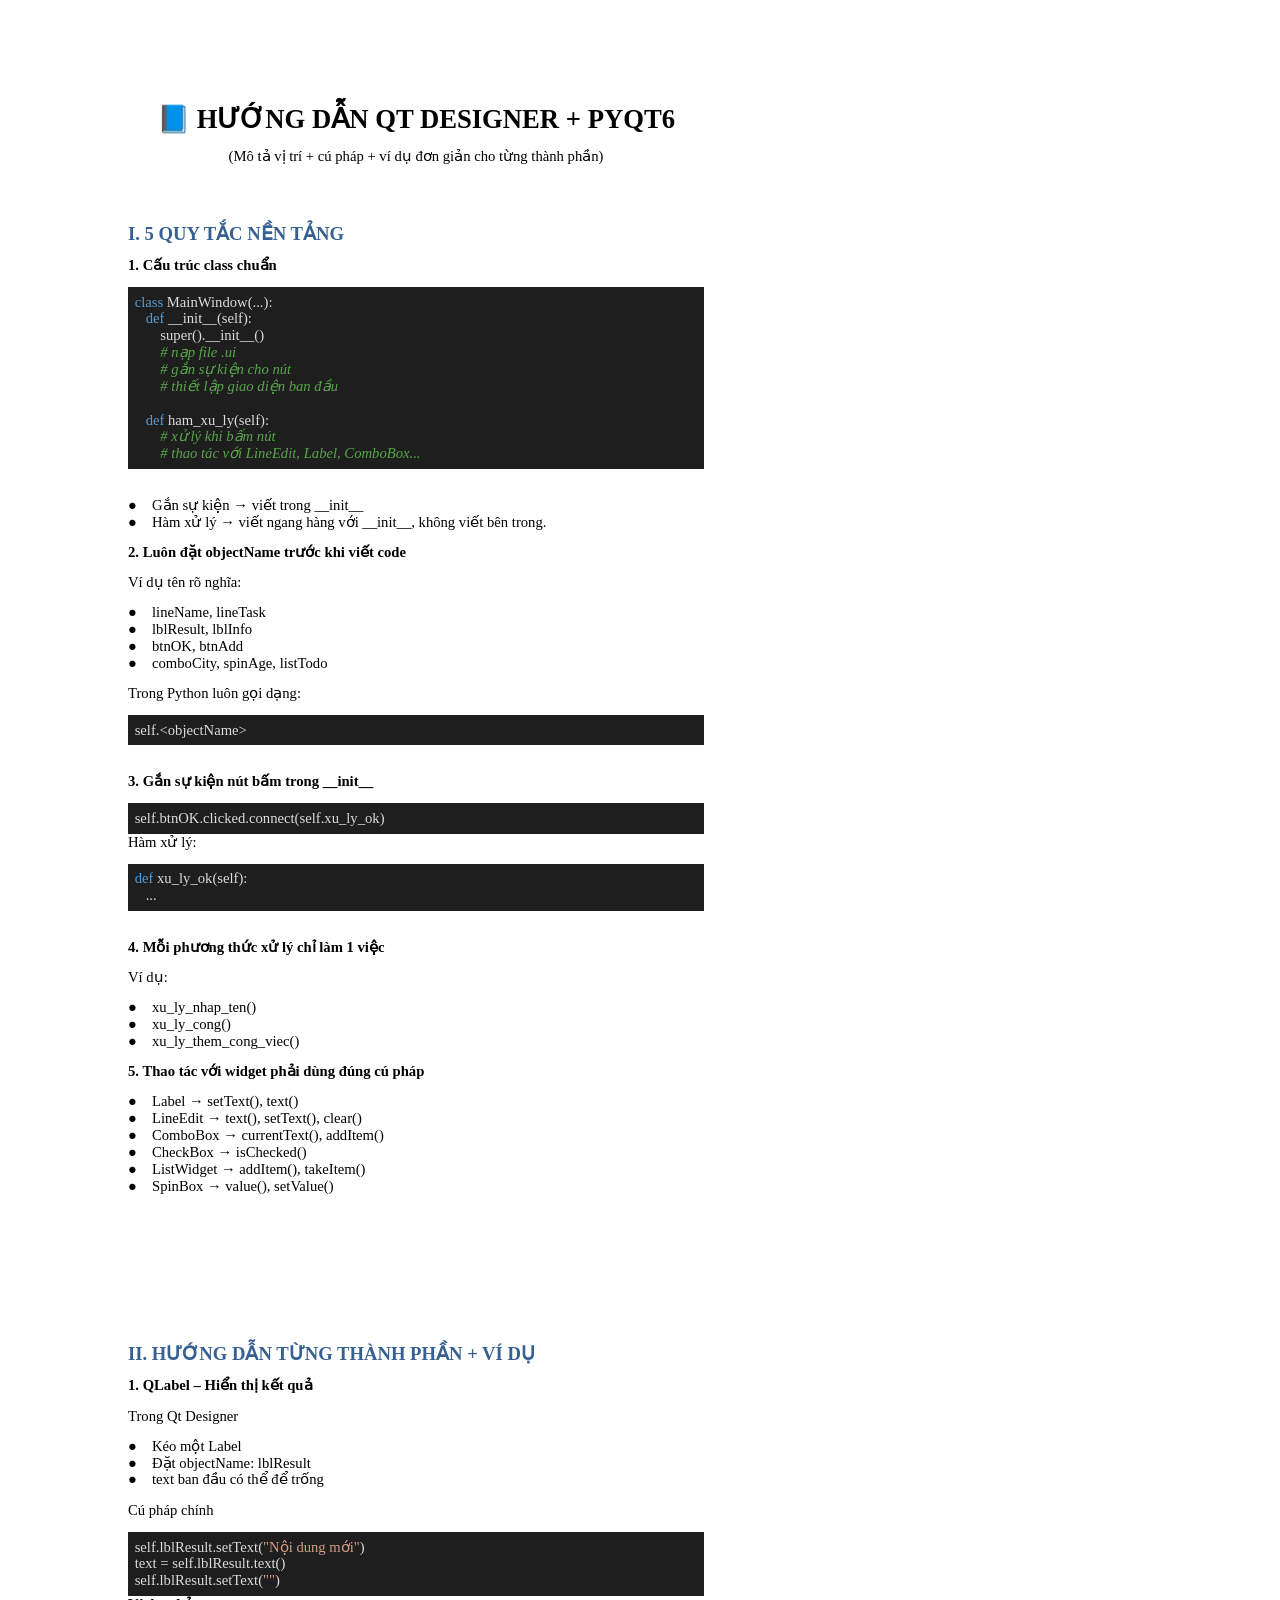
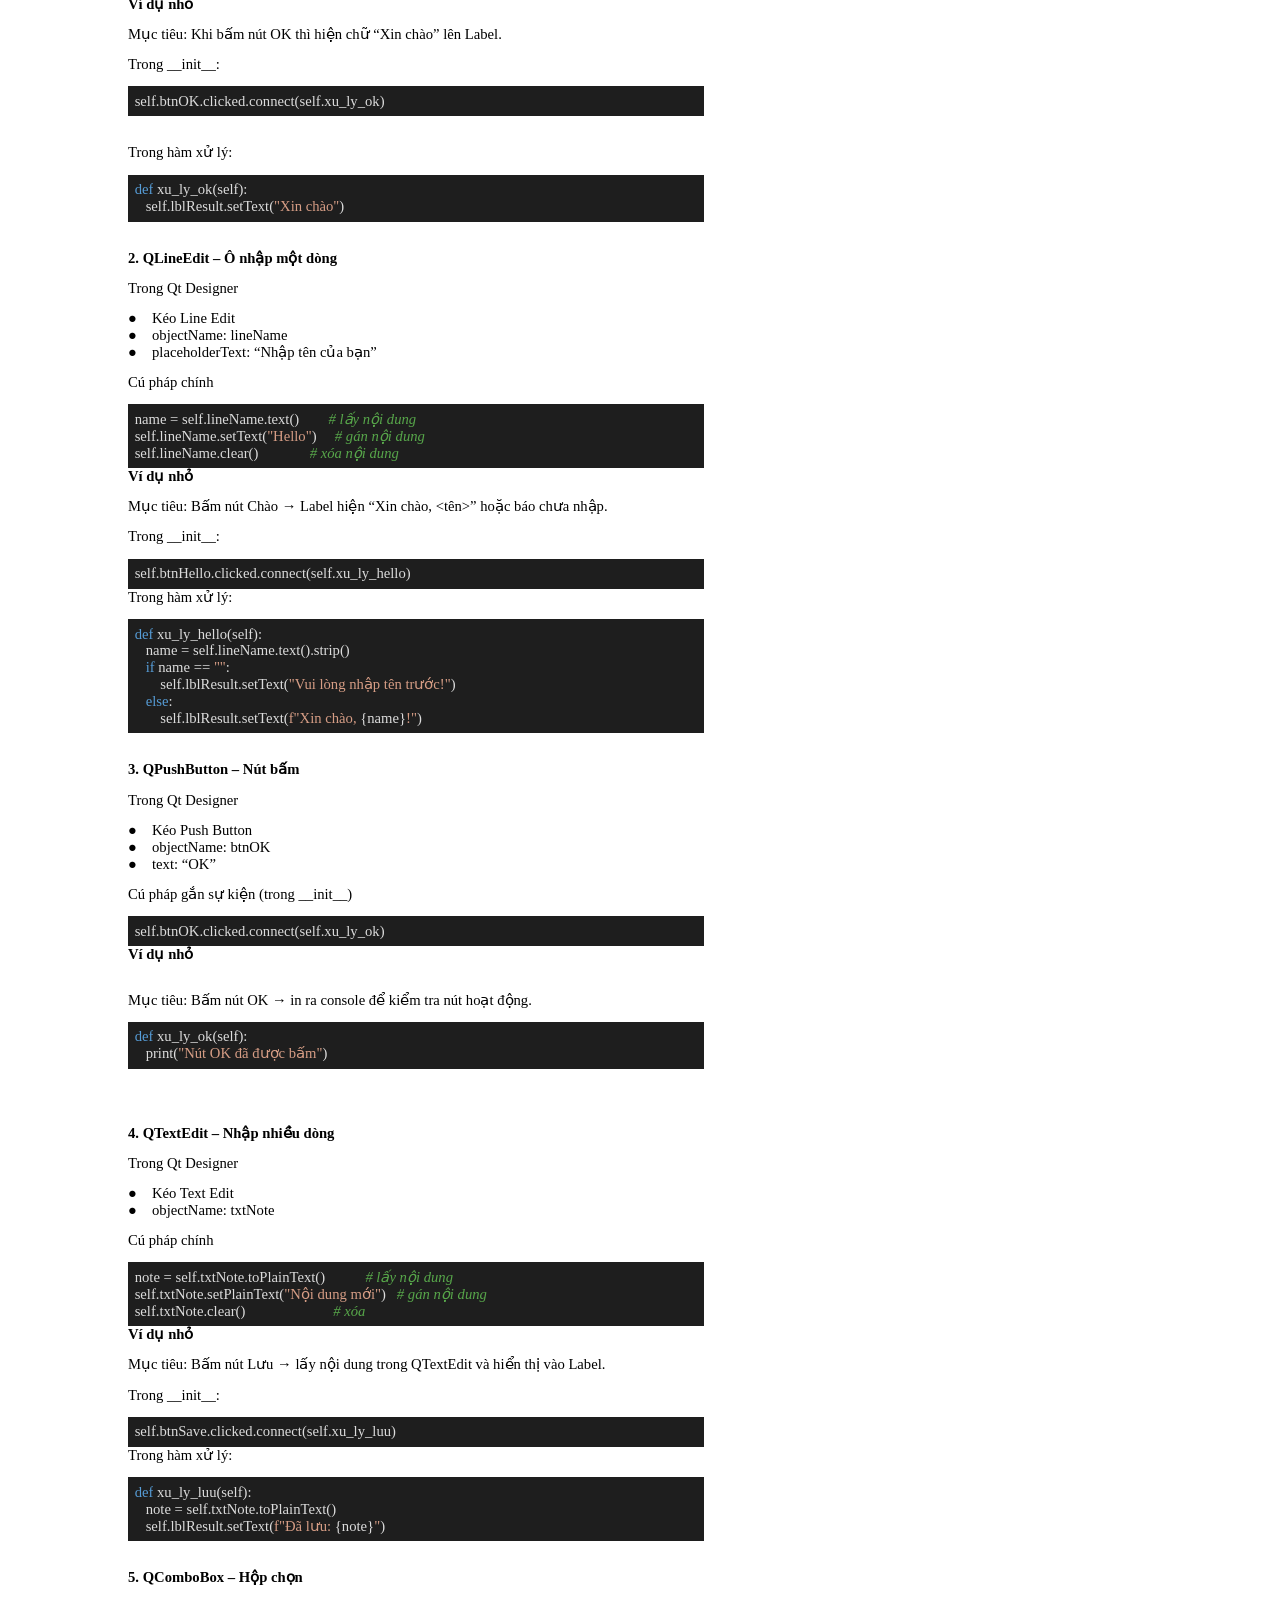
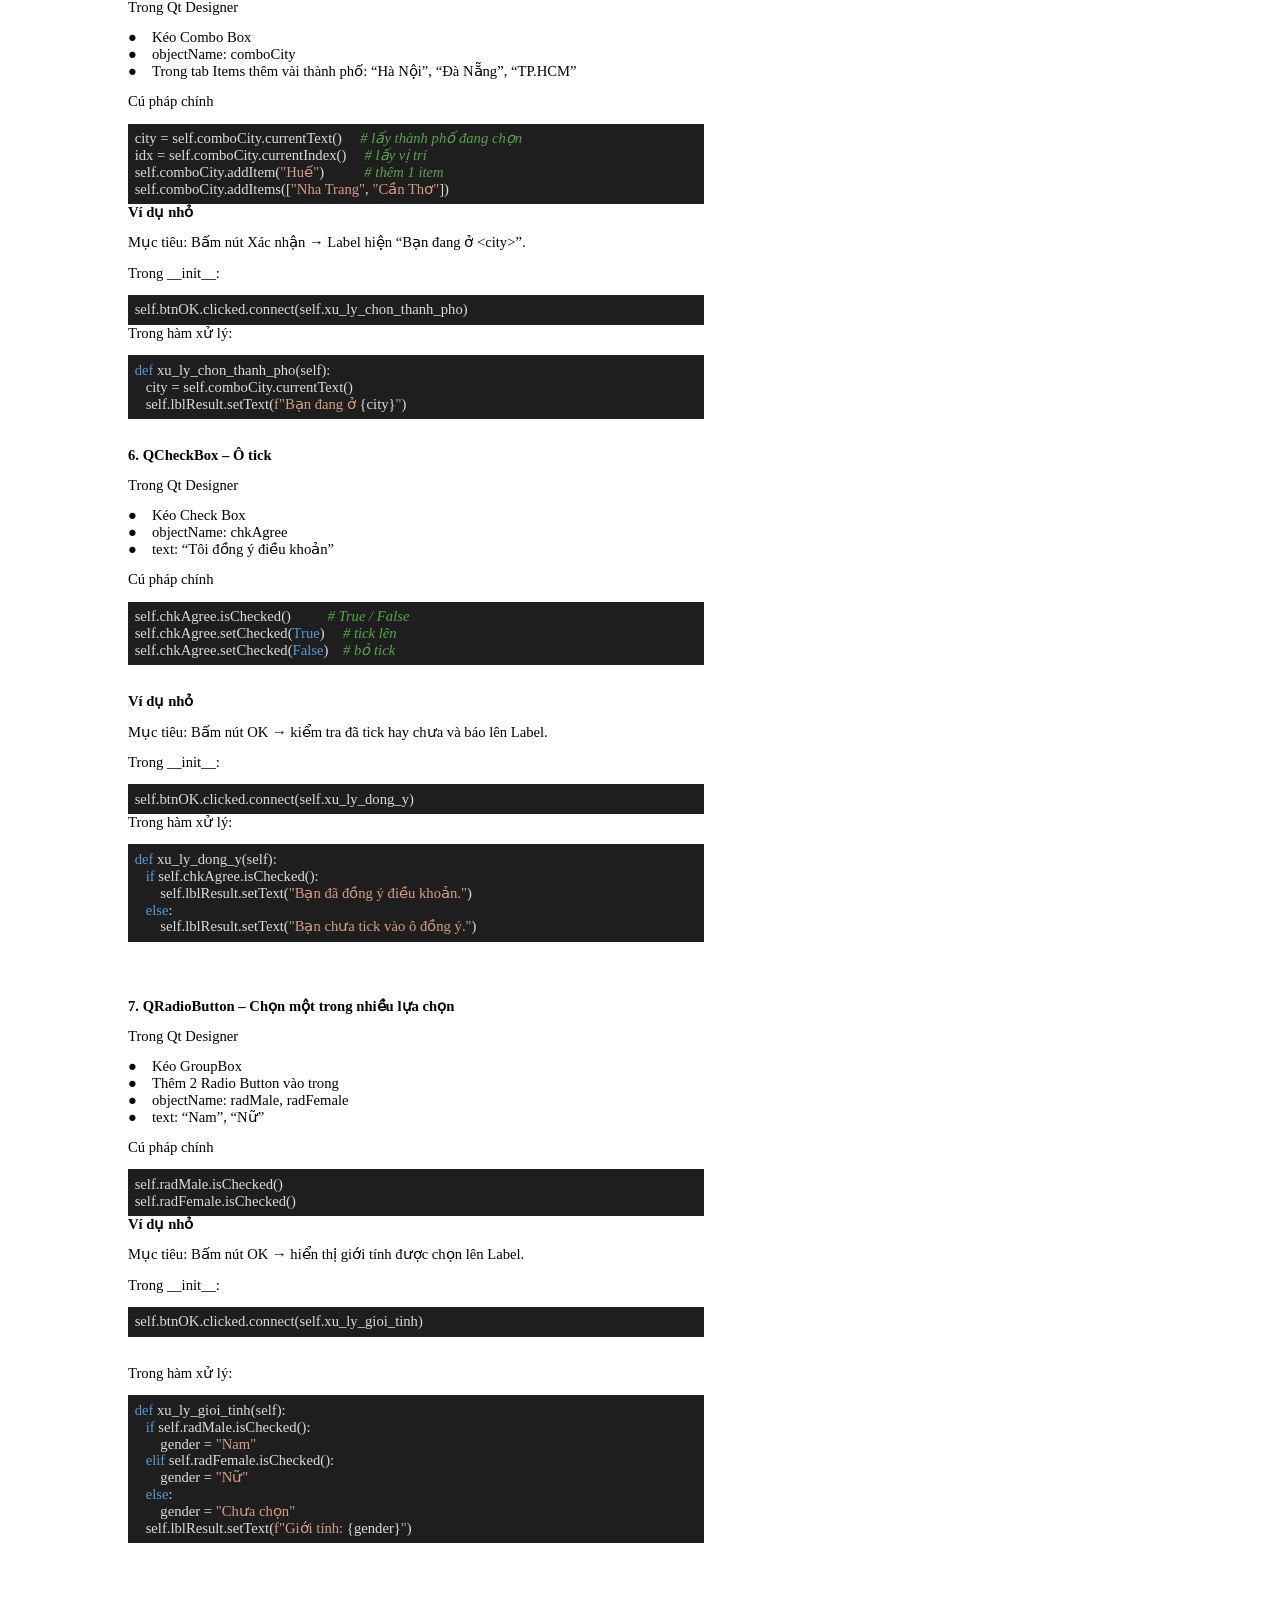
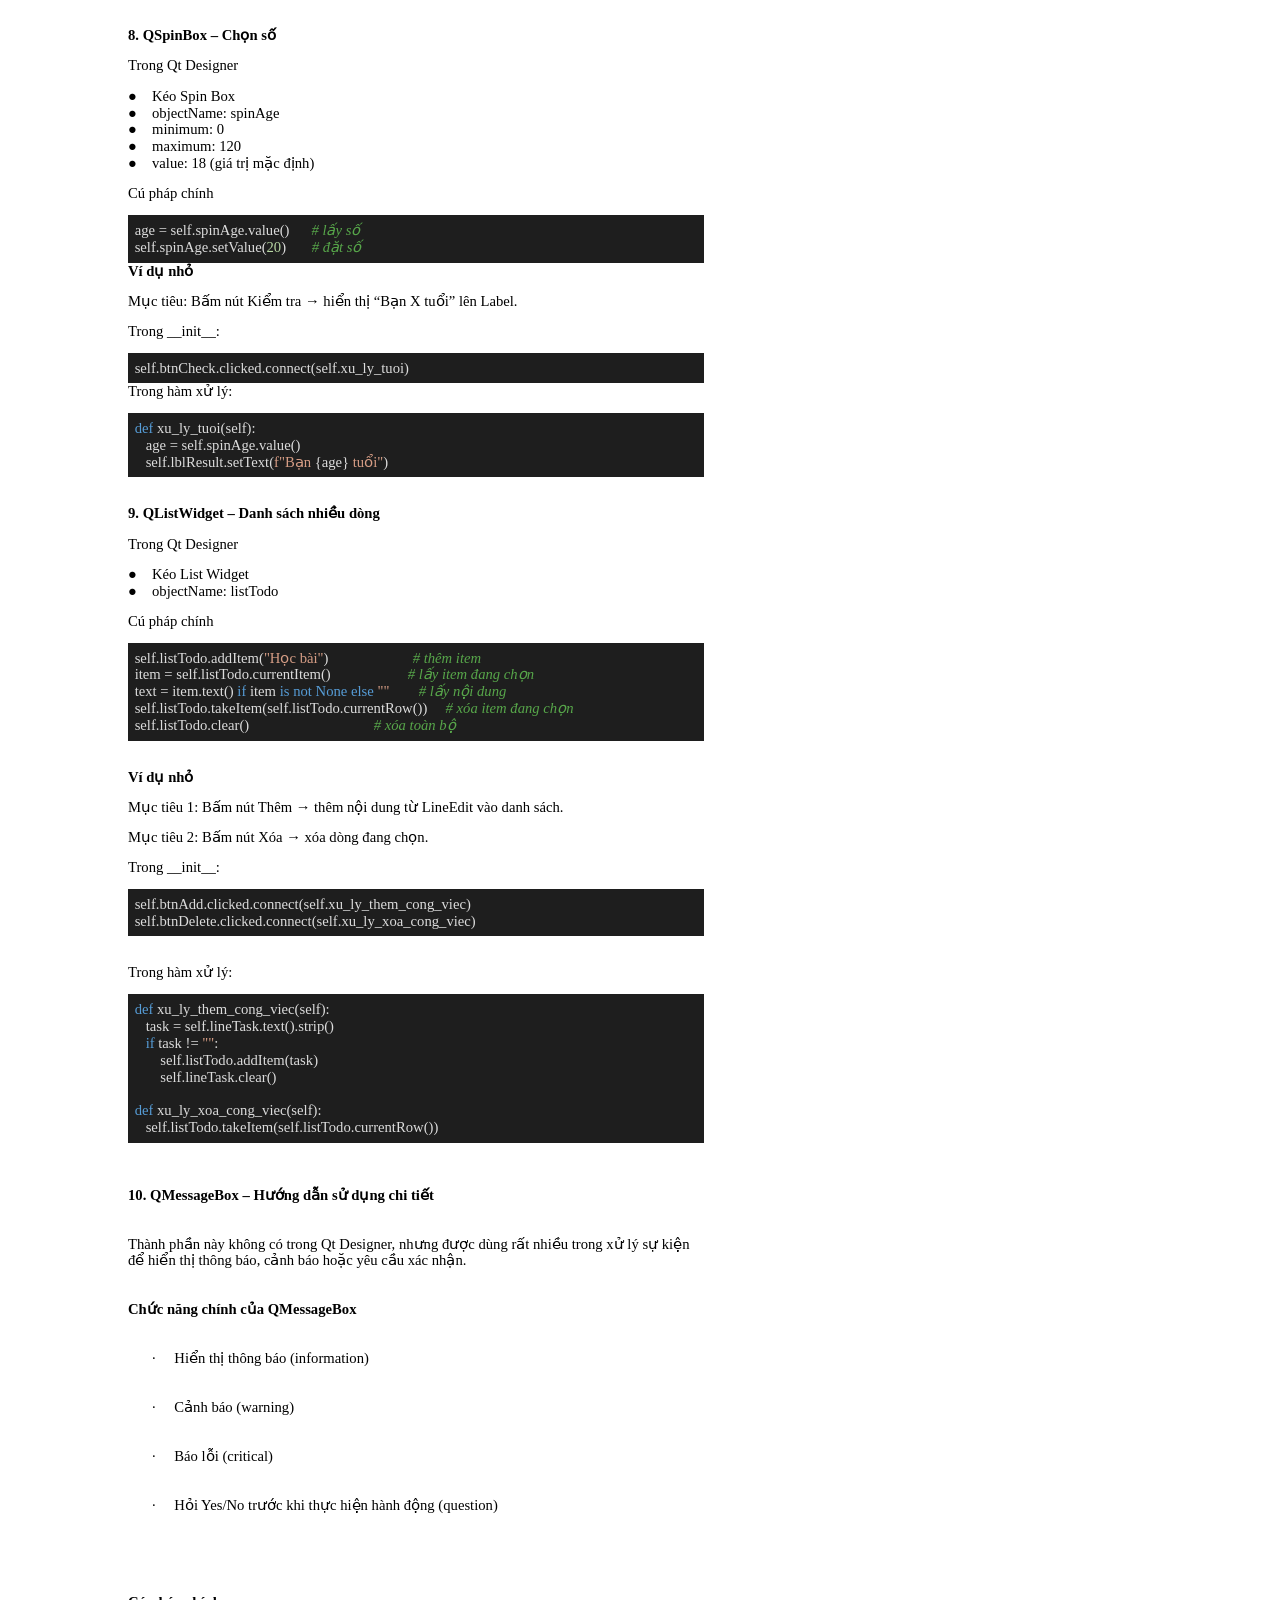
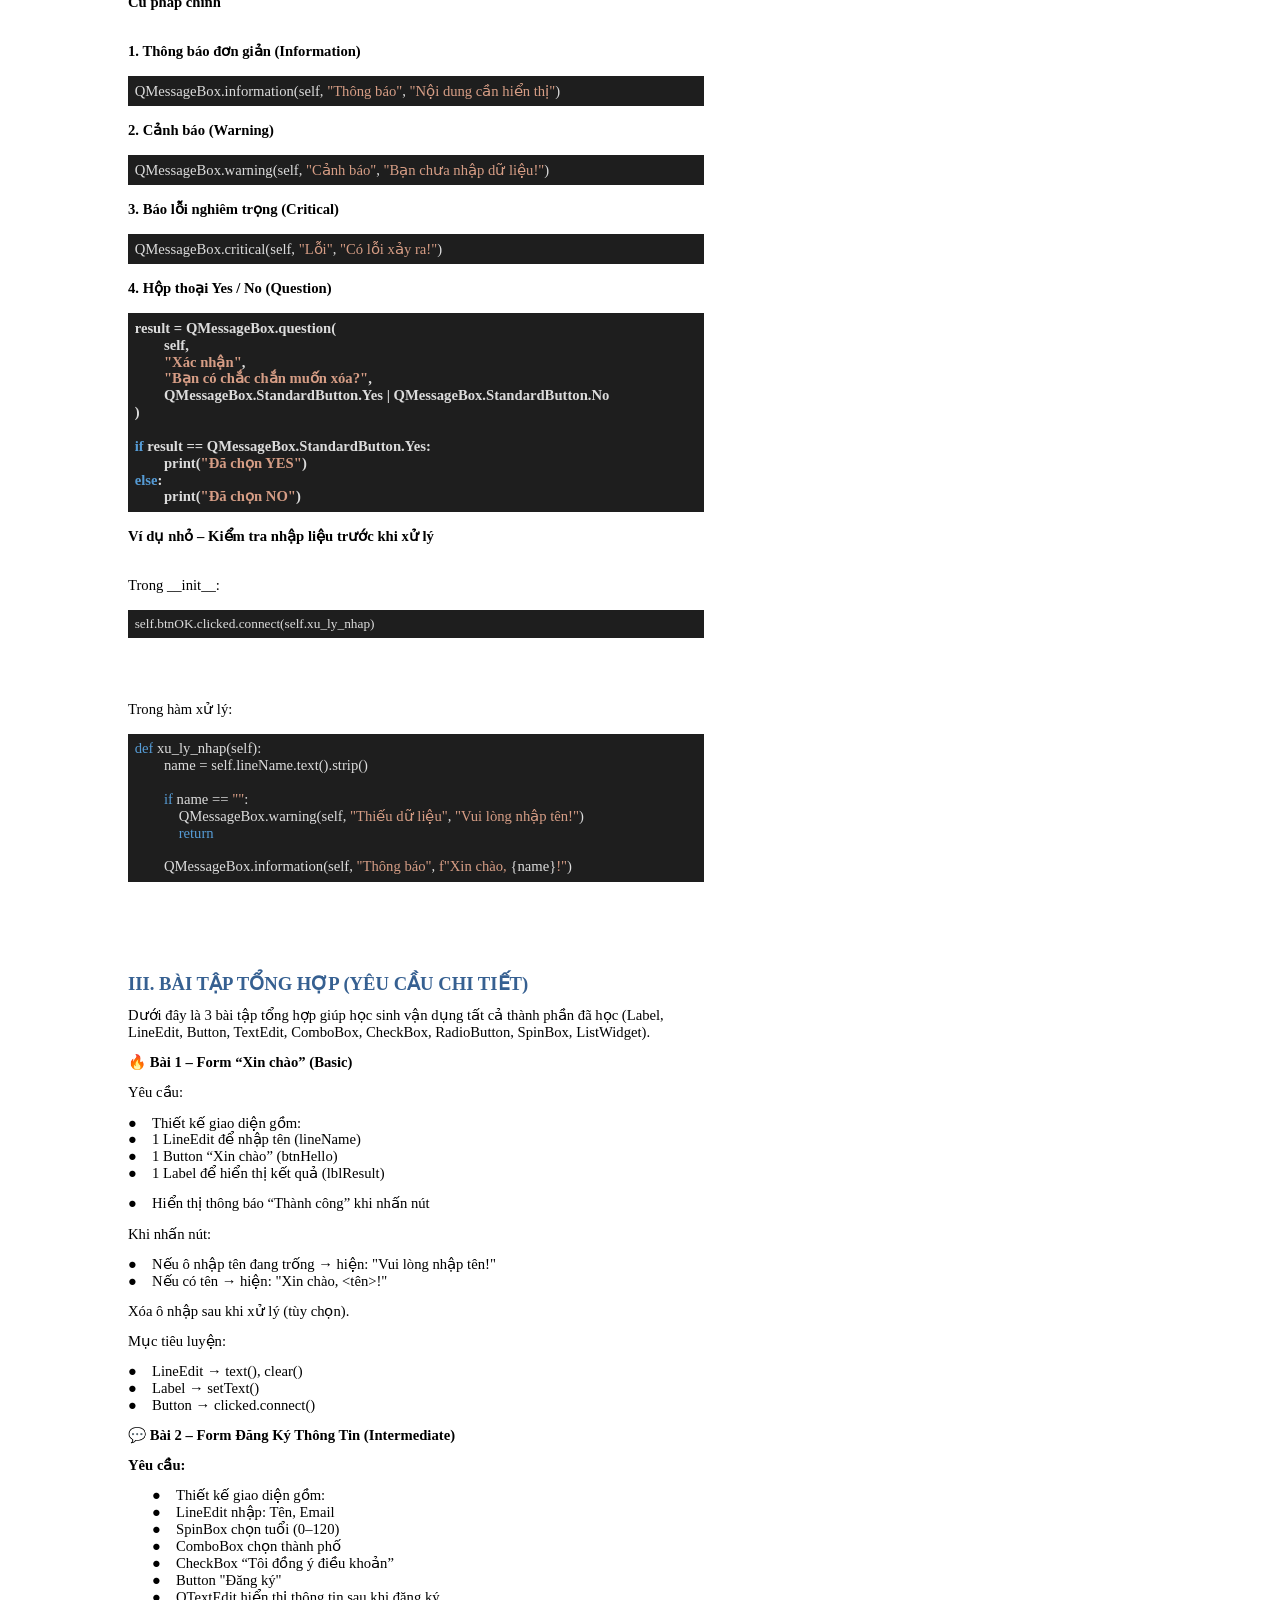
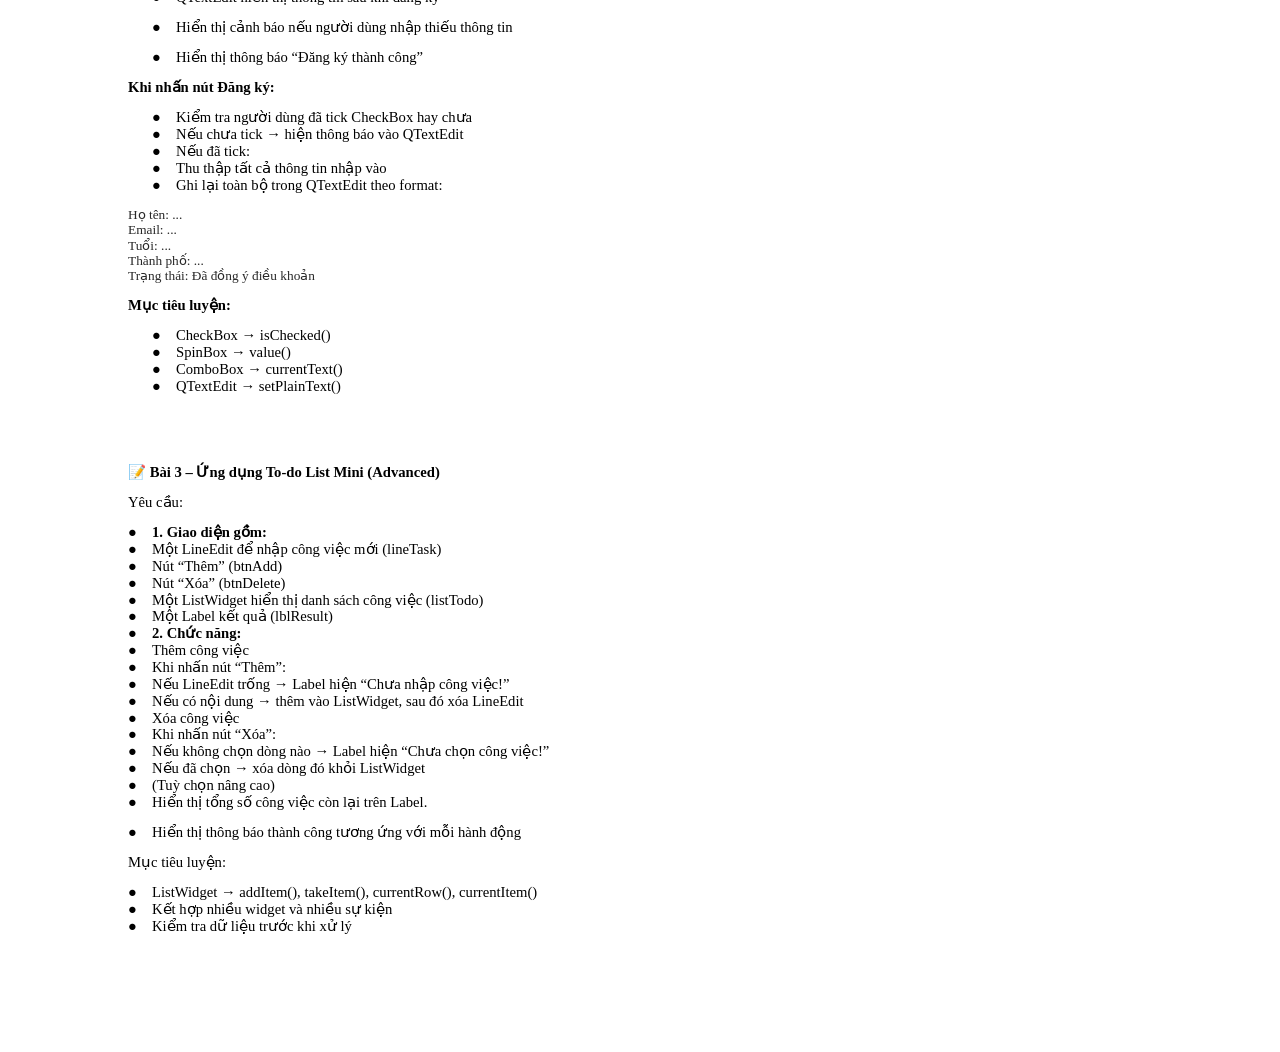
<file: html/mypyqttutorial.html>
<html><head><meta content="text/html; charset=UTF-8" http-equiv="content-type"><style type="text/css">@import url(https://themes.googleusercontent.com/fonts/css?kit=fpjTOVmNbO4Lz34iLyptLTi9jKYd1gJzj5O2gWsEpXoyck2WCYPEMNySjZN0CHedXUiLXDrKjJ-HZ12gdSWW_5_dy5hOkrNeRhwxTpJu98UWrAhwRtXrjCekzNaFI7z1);ul.lst-kix_list_1-0{list-style-type:none}ul.lst-kix_3cxuzygw875u-7{list-style-type:none}.lst-kix_3yk494cqnk96-1>li:before{content:"\0025cb   "}ul.lst-kix_3cxuzygw875u-6{list-style-type:none}.lst-kix_3yk494cqnk96-0>li:before{content:"\0025cf   "}ul.lst-kix_3cxuzygw875u-8{list-style-type:none}.lst-kix_3cxuzygw875u-2>li:before{content:"\0025a0   "}.lst-kix_3yk494cqnk96-3>li:before{content:"\0025cf   "}.lst-kix_3cxuzygw875u-1>li:before{content:"\0025cb   "}.lst-kix_3yk494cqnk96-2>li:before{content:"\0025a0   "}.lst-kix_3yk494cqnk96-6>li:before{content:"\0025cf   "}ul.lst-kix_list_1-3{list-style-type:none}ul.lst-kix_list_1-4{list-style-type:none}ul.lst-kix_list_1-1{list-style-type:none}ul.lst-kix_list_1-2{list-style-type:none}.lst-kix_3cxuzygw875u-0>li:before{content:"\0025cf   "}.lst-kix_3yk494cqnk96-5>li:before{content:"\0025a0   "}ul.lst-kix_list_1-7{list-style-type:none}ul.lst-kix_list_1-8{list-style-type:none}.lst-kix_3yk494cqnk96-4>li:before{content:"\0025cb   "}ul.lst-kix_list_1-5{list-style-type:none}ul.lst-kix_list_1-6{list-style-type:none}.lst-kix_3cxuzygw875u-4>li:before{content:"\0025cb   "}.lst-kix_3cxuzygw875u-3>li:before{content:"\0025cf   "}.lst-kix_3cxuzygw875u-5>li:before{content:"\0025a0   "}.lst-kix_3cxuzygw875u-6>li:before{content:"\0025cf   "}.lst-kix_3cxuzygw875u-8>li:before{content:"\0025a0   "}.lst-kix_3cxuzygw875u-7>li:before{content:"\0025cb   "}.lst-kix_rqwzo6xsdvm7-7>li:before{content:"\0025cb   "}.lst-kix_rqwzo6xsdvm7-8>li:before{content:"\0025a0   "}.lst-kix_rqwzo6xsdvm7-5>li:before{content:"\0025a0   "}.lst-kix_rqwzo6xsdvm7-6>li:before{content:"\0025cf   "}.lst-kix_rqwzo6xsdvm7-0>li:before{content:"\0025cf   "}.lst-kix_z06v4an4jm0p-4>li:before{content:"\0025cb   "}.lst-kix_z06v4an4jm0p-5>li:before{content:"\0025a0   "}.lst-kix_rqwzo6xsdvm7-1>li:before{content:"\0025cb   "}.lst-kix_rqwzo6xsdvm7-2>li:before{content:"\0025a0   "}.lst-kix_z06v4an4jm0p-7>li:before{content:"\0025cb   "}.lst-kix_rqwzo6xsdvm7-3>li:before{content:"\0025cf   "}.lst-kix_rqwzo6xsdvm7-4>li:before{content:"\0025cb   "}.lst-kix_list_1-0>li:before{content:"\0025cf   "}.lst-kix_z06v4an4jm0p-6>li:before{content:"\0025cf   "}.lst-kix_z06v4an4jm0p-8>li:before{content:"\0025a0   "}.lst-kix_list_1-1>li:before{content:" "}.lst-kix_list_1-2>li:before{content:" "}ul.lst-kix_rqwzo6xsdvm7-0{list-style-type:none}ul.lst-kix_rqwzo6xsdvm7-2{list-style-type:none}ul.lst-kix_rqwzo6xsdvm7-1{list-style-type:none}.lst-kix_list_1-3>li:before{content:" "}.lst-kix_list_1-4>li:before{content:" "}ul.lst-kix_3yk494cqnk96-7{list-style-type:none}ul.lst-kix_rqwzo6xsdvm7-4{list-style-type:none}ul.lst-kix_3yk494cqnk96-8{list-style-type:none}ul.lst-kix_rqwzo6xsdvm7-3{list-style-type:none}ul.lst-kix_rqwzo6xsdvm7-6{list-style-type:none}ul.lst-kix_rqwzo6xsdvm7-5{list-style-type:none}ul.lst-kix_rqwzo6xsdvm7-8{list-style-type:none}ul.lst-kix_rqwzo6xsdvm7-7{list-style-type:none}ul.lst-kix_3yk494cqnk96-1{list-style-type:none}.lst-kix_3yk494cqnk96-7>li:before{content:"\0025cb   "}ul.lst-kix_3yk494cqnk96-2{list-style-type:none}.lst-kix_list_1-7>li:before{content:" "}ul.lst-kix_3yk494cqnk96-0{list-style-type:none}ul.lst-kix_3yk494cqnk96-5{list-style-type:none}ul.lst-kix_z06v4an4jm0p-7{list-style-type:none}ul.lst-kix_3yk494cqnk96-6{list-style-type:none}ul.lst-kix_z06v4an4jm0p-8{list-style-type:none}.lst-kix_list_1-5>li:before{content:" "}.lst-kix_list_1-6>li:before{content:" "}li.li-bullet-0:before{margin-left:-18pt;white-space:nowrap;display:inline-block;min-width:18pt}ul.lst-kix_3yk494cqnk96-3{list-style-type:none}.lst-kix_3yk494cqnk96-8>li:before{content:"\0025a0   "}ul.lst-kix_z06v4an4jm0p-5{list-style-type:none}ul.lst-kix_3yk494cqnk96-4{list-style-type:none}ul.lst-kix_z06v4an4jm0p-6{list-style-type:none}ul.lst-kix_3cxuzygw875u-3{list-style-type:none}.lst-kix_z06v4an4jm0p-3>li:before{content:"\0025cf   "}ul.lst-kix_z06v4an4jm0p-3{list-style-type:none}ul.lst-kix_3cxuzygw875u-2{list-style-type:none}ul.lst-kix_z06v4an4jm0p-4{list-style-type:none}ul.lst-kix_3cxuzygw875u-5{list-style-type:none}ul.lst-kix_z06v4an4jm0p-1{list-style-type:none}.lst-kix_z06v4an4jm0p-2>li:before{content:"\0025a0   "}ul.lst-kix_3cxuzygw875u-4{list-style-type:none}ul.lst-kix_z06v4an4jm0p-2{list-style-type:none}.lst-kix_z06v4an4jm0p-1>li:before{content:"\0025cb   "}ul.lst-kix_z06v4an4jm0p-0{list-style-type:none}ul.lst-kix_3cxuzygw875u-1{list-style-type:none}ul.lst-kix_3cxuzygw875u-0{list-style-type:none}.lst-kix_list_1-8>li:before{content:" "}.lst-kix_z06v4an4jm0p-0>li:before{content:"\0025cf   "}ol{margin:0;padding:0}table td,table th{padding:0}.c28{border-right-style:solid;padding:5pt 5pt 5pt 5pt;border-bottom-color:#000000;border-top-width:0pt;border-right-width:0pt;border-left-color:#000000;vertical-align:top;border-right-color:#000000;border-left-width:0pt;border-top-style:solid;background-color:#1e1e1e;border-left-style:solid;border-bottom-width:0pt;width:468.8pt;border-top-color:#000000;border-bottom-style:solid}.c23{border-right-style:solid;padding:5pt 5pt 5pt 5pt;border-bottom-color:#000000;border-top-width:0pt;border-right-width:0pt;border-left-color:#000000;vertical-align:top;border-right-color:#000000;border-left-width:0pt;border-top-style:solid;background-color:#1e1e1e;border-left-style:solid;border-bottom-width:0pt;width:432pt;border-top-color:#000000;border-bottom-style:solid}.c39{border-right-style:solid;padding:5pt 5pt 5pt 5pt;border-bottom-color:#000000;border-top-width:0pt;border-right-width:0pt;border-left-color:#000000;vertical-align:top;border-right-color:#000000;border-left-width:0pt;border-top-style:solid;background-color:#1e1e1e;border-left-style:solid;border-bottom-width:0pt;width:433.5pt;border-top-color:#000000;border-bottom-style:solid}.c30{padding-top:24pt;padding-bottom:0pt;line-height:1.1500000000000001;page-break-after:avoid;orphans:2;widows:2;text-align:left}.c8{color:#000000;font-weight:700;text-decoration:none;vertical-align:baseline;font-size:11pt;font-family:"Exo";font-style:normal}.c1{color:#000000;font-weight:400;text-decoration:none;vertical-align:baseline;font-size:11pt;font-family:"Exo";font-style:normal}.c4{color:#000000;font-weight:400;text-decoration:none;vertical-align:baseline;font-size:11pt;font-family:"Cambria";font-style:normal}.c24{padding-top:0pt;padding-bottom:10pt;line-height:1.1500000000000001;orphans:2;widows:2;text-align:center}.c10{padding-top:0pt;padding-bottom:0pt;line-height:1.1500000000000001;orphans:2;widows:2;text-align:left}.c6{padding-top:0pt;padding-bottom:10pt;line-height:1.1500000000000001;orphans:2;widows:2;text-align:left}.c22{color:#000000;font-weight:700;text-decoration:none;vertical-align:baseline;font-family:"Cambria";font-style:normal}.c5{padding-top:12pt;padding-bottom:12pt;line-height:1.1500000000000001;orphans:2;widows:2;text-align:left}.c31{color:#366091;text-decoration:none;vertical-align:baseline;font-size:14pt;font-style:normal}.c15{background-color:#1e1e1e;font-family:"Consolas";font-style:italic;color:#57a64a;font-weight:400}.c33{background-color:#1e1e1e;font-family:"Consolas";color:#569cd6;font-weight:700}.c41{background-color:#1e1e1e;font-family:"Consolas";color:#b8d7a3;font-weight:400}.c19{background-color:#1e1e1e;font-family:"Consolas";color:#dcdcdc;font-weight:700}.c26{font-size:10pt;font-family:"Consolas";color:#323232;font-weight:400}.c11{background-color:#1e1e1e;font-family:"Consolas";color:#569cd6;font-weight:400}.c27{background-color:#1e1e1e;font-family:"Consolas";color:#d69d85;font-weight:700}.c2{background-color:#1e1e1e;font-family:"Consolas";color:#dcdcdc;font-weight:400}.c21{padding-top:0pt;padding-bottom:0pt;line-height:1.15;text-align:left}.c17{font-size:10pt;font-family:"Consolas";color:#282828;font-weight:400}.c3{background-color:#1e1e1e;font-family:"Consolas";color:#d69d85;font-weight:400}.c9{border-spacing:0;border-collapse:collapse;margin-right:auto}.c36{text-decoration:none;vertical-align:baseline;font-style:normal}.c40{background-color:#ffffff;max-width:432pt;padding:72pt 90pt 72pt 90pt}.c25{font-size:7pt;font-weight:400;font-family:"Times New Roman"}.c20{font-weight:700;font-family:"Exo"}.c14{font-weight:400;font-family:"Exo"}.c18{padding:0;margin:0}.c13{margin-left:36pt;padding-left:0pt}.c34{font-weight:700;font-family:"Calibri"}.c7{margin-left:18pt;padding-left:0pt}.c35{font-size:14pt}.c12{height:11pt}.c0{height:0pt}.c16{font-size:11pt}.c32{font-size:20pt}.c37{height:14pt}.c29{font-size:10pt}.c38{margin-left:18pt}.title{padding-top:0pt;color:#17365d;border-bottom-color:#4f81bd;border-bottom-width:1pt;font-size:26pt;padding-bottom:4pt;font-family:"Calibri";line-height:1.0;border-bottom-style:solid;orphans:2;widows:2;text-align:left}.subtitle{padding-top:0pt;color:#4f81bd;font-size:12pt;padding-bottom:10pt;font-family:"Calibri";line-height:1.1500000000000001;font-style:italic;orphans:2;widows:2;text-align:left}li{color:#000000;font-size:11pt;font-family:"Cambria"}p{margin:0;color:#000000;font-size:11pt;font-family:"Cambria"}h1{padding-top:24pt;color:#366091;font-weight:700;font-size:14pt;padding-bottom:0pt;font-family:"Calibri";line-height:1.1500000000000001;page-break-after:avoid;orphans:2;widows:2;text-align:left}h2{padding-top:10pt;color:#4f81bd;font-weight:700;font-size:13pt;padding-bottom:0pt;font-family:"Calibri";line-height:1.1500000000000001;page-break-after:avoid;orphans:2;widows:2;text-align:left}h3{padding-top:10pt;color:#4f81bd;font-weight:700;font-size:11pt;padding-bottom:0pt;font-family:"Calibri";line-height:1.1500000000000001;page-break-after:avoid;orphans:2;widows:2;text-align:left}h4{padding-top:10pt;color:#4f81bd;font-weight:700;font-size:11pt;padding-bottom:0pt;font-family:"Calibri";line-height:1.1500000000000001;page-break-after:avoid;font-style:italic;orphans:2;widows:2;text-align:left}h5{padding-top:10pt;color:#243f61;font-size:11pt;padding-bottom:0pt;font-family:"Calibri";line-height:1.1500000000000001;page-break-after:avoid;orphans:2;widows:2;text-align:left}h6{padding-top:10pt;color:#243f61;font-size:11pt;padding-bottom:0pt;font-family:"Calibri";line-height:1.1500000000000001;page-break-after:avoid;font-style:italic;orphans:2;widows:2;text-align:left}</style></head><body class="c40 doc-content"><p class="c24"><span class="c20 c32">&#128216; H&#431;&#7898;NG D&#7850;N QT DESIGNER + </span><span class="c20 c32">PYQT6</span></p><p class="c24"><span class="c14">(M&ocirc; t&#7843; v&#7883; tr&iacute; + c&uacute; ph&aacute;p + v&iacute; d&#7909; &#273;&#417;n gi&#7843;n cho t&#7915;ng th&agrave;nh ph&#7847;n)</span></p><h1 class="c30"><span class="c20 c35">I. 5 QUY T&#7854;C N&#7872;N T&#7842;NG</span></h1><p class="c6"><span class="c20 c16">1. C&#7845;u tr&uacute;c class chu&#7849;n</span></p><table class="c9"><tr class="c0"><td class="c23" colspan="1" rowspan="1"><p class="c21"><span class="c11">class</span><span class="c41">&nbsp;</span><span class="c2">MainWindow(...)</span><span class="c41">:</span><span class="c2"><br> &nbsp; &nbsp;</span><span class="c11">def</span><span class="c2">&nbsp;__init__(self):<br> &nbsp; &nbsp; &nbsp; &nbsp;super().__init__()<br> &nbsp; &nbsp; &nbsp; &nbsp;</span><span class="c15"># n&#7841;p file .ui</span><span class="c2"><br> &nbsp; &nbsp; &nbsp; &nbsp;</span><span class="c15"># g&#7855;n s&#7921; ki&#7879;n cho n&uacute;t</span><span class="c2"><br> &nbsp; &nbsp; &nbsp; &nbsp;</span><span class="c15"># thi&#7871;t l&#7853;p giao di&#7879;n ban &#273;&#7847;u</span><span class="c2"><br><br> &nbsp; &nbsp;</span><span class="c11">def</span><span class="c2">&nbsp;ham_xu_ly(self):<br> &nbsp; &nbsp; &nbsp; &nbsp;</span><span class="c15"># x&#7917; l&yacute; khi b&#7845;m n&uacute;t</span><span class="c2"><br> &nbsp; &nbsp; &nbsp; &nbsp;</span><span class="c15"># thao t&aacute;c v&#7899;i </span><span class="c15">LineEdit</span><span class="c15">, Label, ComboBox...</span></p></td></tr></table><p class="c6 c12"><span class="c4"></span></p><ul class="c18 lst-kix_list_1-0 start"><li class="c10 c7 li-bullet-0"><span class="c1">G&#7855;n s&#7921; ki&#7879;n &rarr; vi&#7871;t trong __init__</span></li><li class="c6 c7 li-bullet-0"><span class="c1">H&agrave;m x&#7917; l&yacute; &rarr; vi&#7871;t ngang h&agrave;ng v&#7899;i __init__, kh&ocirc;ng vi&#7871;t b&ecirc;n trong.</span></li></ul><p class="c6"><span class="c20 c16">2. Lu&ocirc;n &#273;&#7863;t objectName tr&#432;&#7899;c khi vi&#7871;t code</span></p><p class="c6"><span class="c14 c16">V&iacute; d&#7909; t&ecirc;n r&otilde; ngh&#297;a:</span></p><ul class="c18 lst-kix_list_1-0"><li class="c10 c7 li-bullet-0"><span class="c1">lineName, lineTask</span></li><li class="c10 c7 li-bullet-0"><span class="c1">lblResult, lblInfo</span></li><li class="c10 c7 li-bullet-0"><span class="c1">btnOK, btnAdd</span></li><li class="c6 c7 li-bullet-0"><span class="c1">comboCity, spinAge, listTodo</span></li></ul><p class="c6"><span class="c14 c16">Trong Python lu&ocirc;n g&#7885;i d&#7841;ng:</span></p><table class="c9"><tr class="c0"><td class="c23" colspan="1" rowspan="1"><p class="c21"><span class="c2">self.&lt;objectName&gt;</span></p></td></tr></table><hr style="page-break-before:always;display:none;"><p class="c6 c12"><span class="c8"></span></p><p class="c6"><span class="c20 c16">3. G&#7855;n s&#7921; ki&#7879;n n&uacute;t b&#7845;m trong __init__</span></p><table class="c9"><tr class="c0"><td class="c23" colspan="1" rowspan="1"><p class="c21"><span class="c2">self.btnOK.clicked.connect(self.xu_ly_ok)</span></p></td></tr></table><p class="c6"><span class="c14 c16">H&agrave;m x&#7917; l&yacute;:</span></p><table class="c9"><tr class="c0"><td class="c23" colspan="1" rowspan="1"><p class="c21"><span class="c11">def</span><span class="c2">&nbsp;xu_ly_ok(self):<br> &nbsp; &nbsp;...</span></p></td></tr></table><p class="c6 c12"><span class="c4"></span></p><p class="c6"><span class="c20 c16">4. M&#7895;i </span><span class="c20">ph&#432;&#417;ng th&#432;&#769;c </span><span class="c20 c16">x&#7917; l&yacute; ch&#7881; l&agrave;m 1 vi&#7879;c</span></p><p class="c6"><span class="c14 c16">V&iacute; d&#7909;:</span></p><ul class="c18 lst-kix_list_1-0"><li class="c10 c7 li-bullet-0"><span class="c1">xu_ly_nhap_ten()</span></li><li class="c10 c7 li-bullet-0"><span class="c1">xu_ly_cong()</span></li><li class="c6 c7 li-bullet-0"><span class="c1">xu_ly_them_cong_viec()</span></li></ul><p class="c6"><span class="c20 c16">5. Thao t&aacute;c v&#7899;i widget ph&#7843;i d&ugrave;ng &#273;&uacute;ng c&uacute; ph&aacute;p</span></p><ul class="c18 lst-kix_list_1-0"><li class="c10 c7 li-bullet-0"><span class="c1">Label &rarr; setText(), text()</span></li><li class="c10 c7 li-bullet-0"><span class="c1">LineEdit &rarr; text(), setText(), clear()</span></li><li class="c10 c7 li-bullet-0"><span class="c1">ComboBox &rarr; currentText(), addItem()</span></li><li class="c10 c7 li-bullet-0"><span class="c1">CheckBox &rarr; isChecked()</span></li><li class="c10 c7 li-bullet-0"><span class="c1">ListWidget &rarr; addItem(), takeItem()</span></li><li class="c6 c7 li-bullet-0"><span class="c1">SpinBox &rarr; value(), setValue()</span></li></ul><p class="c6 c12"><span class="c4"></span></p><hr style="page-break-before:always;display:none;"><h1 class="c30 c37"><span class="c20 c31"></span></h1><h1 class="c30"><span class="c20 c35">II. H&#431;&#7898;NG D&#7850;N T&#7914;NG TH&Agrave;NH PH&#7846;N + V&Iacute; D&#7908;</span></h1><p class="c6"><span class="c20 c16">1. QLabel &ndash; Hi&#7875;n th&#7883; k&#7871;t qu&#7843;</span></p><p class="c6"><span class="c14 c16">Trong Qt Designer</span></p><ul class="c18 lst-kix_list_1-0"><li class="c10 c7 li-bullet-0"><span class="c1">K&eacute;o m&#7897;t Label</span></li><li class="c10 c7 li-bullet-0"><span class="c1">&#272;&#7863;t objectName: lblResult</span></li><li class="c6 c7 li-bullet-0"><span class="c1">text ban &#273;&#7847;u c&oacute; th&#7875; &#273;&#7875; tr&#7889;ng</span></li></ul><p class="c6"><span class="c14 c16">C&uacute; ph&aacute;p ch&iacute;nh</span></p><table class="c9"><tr class="c0"><td class="c23" colspan="1" rowspan="1"><p class="c21"><span class="c2">self.lblResult.setText(</span><span class="c3">&quot;N&#7897;i dung m&#7899;i&quot;</span><span class="c2">)<br>text = self.lblResult.text()<br>self.lblResult.setText(</span><span class="c3">&quot;&quot;</span><span class="c2">)</span></p></td></tr></table><p class="c6"><span class="c20 c16">V&iacute; d&#7909; nh&#7887;</span></p><p class="c6"><span class="c14 c16">M&#7909;c ti&ecirc;u: Khi b&#7845;m n&uacute;t OK th&igrave; hi&#7879;n ch&#7919; &ldquo;Xin ch&agrave;o&rdquo; l&ecirc;n Label.</span></p><p class="c6"><span class="c14 c16">Trong __init__:</span></p><table class="c9"><tr class="c0"><td class="c23" colspan="1" rowspan="1"><p class="c21"><span class="c2">self.btnOK.clicked.connect(self.xu_ly_ok)</span></p></td></tr></table><p class="c6 c12"><span class="c1"></span></p><p class="c6"><span class="c14 c16">Trong h&agrave;m x&#7917; l&yacute;:</span></p><table class="c9"><tr class="c0"><td class="c23" colspan="1" rowspan="1"><p class="c21"><span class="c11">def</span><span class="c2">&nbsp;xu_ly_ok(self):<br> &nbsp; &nbsp;self.lblResult.setText(</span><span class="c3">&quot;Xin ch&agrave;o&quot;</span><span class="c2">)</span></p></td></tr></table><p class="c6 c12"><span class="c4"></span></p><p class="c6"><span class="c20 c16">2. QLineEdit &ndash; &Ocirc; nh&#7853;p m&#7897;t d&ograve;ng</span></p><p class="c6"><span class="c14 c16">Trong Qt Designer</span></p><ul class="c18 lst-kix_list_1-0"><li class="c10 c7 li-bullet-0"><span class="c1">K&eacute;o Line Edit</span></li><li class="c10 c7 li-bullet-0"><span class="c1">objectName: lineName</span></li><li class="c6 c7 li-bullet-0"><span class="c1">placeholderText: &ldquo;Nh&#7853;p t&ecirc;n c&#7911;a b&#7841;n&rdquo;</span></li></ul><p class="c6"><span class="c14 c16">C&uacute; ph&aacute;p ch&iacute;nh</span></p><table class="c9"><tr class="c0"><td class="c23" colspan="1" rowspan="1"><p class="c21"><span class="c2">name = self.lineName.text() &nbsp; &nbsp; &nbsp; &nbsp;</span><span class="c15"># l&#7845;y n&#7897;i dung</span><span class="c2"><br>self.lineName.setText(</span><span class="c3">&quot;Hello&quot;</span><span class="c2">) &nbsp; &nbsp; </span><span class="c15"># g&aacute;n n&#7897;i dung</span><span class="c2"><br>self.lineName.clear() &nbsp; &nbsp; &nbsp; &nbsp; &nbsp; &nbsp; &nbsp;</span><span class="c15"># x&oacute;a n&#7897;i dung</span></p></td></tr></table><p class="c6"><span class="c20 c16">V&iacute; d&#7909; nh&#7887;</span></p><p class="c6"><span class="c14 c16">M&#7909;c ti&ecirc;u: B&#7845;m n&uacute;t Ch&agrave;o &rarr; Label hi&#7879;n &ldquo;Xin ch&agrave;o, &lt;t&ecirc;n&gt;&rdquo; ho&#7863;c b&aacute;o ch&#432;a nh&#7853;p.</span></p><p class="c6"><span class="c14 c16">Trong __init__:</span></p><table class="c9"><tr class="c0"><td class="c23" colspan="1" rowspan="1"><p class="c21"><span class="c2">self.btnHello.clicked.connect(self.xu_ly_hello)</span></p></td></tr></table><p class="c6"><span class="c14 c16">Trong h&agrave;m x&#7917; l&yacute;:</span></p><table class="c9"><tr class="c0"><td class="c23" colspan="1" rowspan="1"><p class="c21"><span class="c11">def</span><span class="c2">&nbsp;xu_ly_hello(self):<br> &nbsp; &nbsp;name = self.lineName.text().strip()<br> &nbsp; &nbsp;</span><span class="c11">if</span><span class="c2">&nbsp;name == </span><span class="c3">&quot;&quot;</span><span class="c2">:<br> &nbsp; &nbsp; &nbsp; &nbsp;self.lblResult.setText(</span><span class="c3">&quot;Vui l&ograve;ng nh&#7853;p t&ecirc;n tr&#432;&#7899;c!&quot;</span><span class="c2">)<br> &nbsp; &nbsp;</span><span class="c11">else</span><span class="c2">:<br> &nbsp; &nbsp; &nbsp; &nbsp;self.lblResult.setText(</span><span class="c3">f&quot;Xin ch&agrave;o, </span><span class="c2">{name}</span><span class="c3">!&quot;</span><span class="c2">)<br></span></p></td></tr></table><p class="c6 c12"><span class="c4"></span></p><p class="c6"><span class="c20 c16">3. QPushButton &ndash; N&uacute;t b&#7845;m</span></p><p class="c6"><span class="c14 c16">Trong Qt Designer</span></p><ul class="c18 lst-kix_list_1-0"><li class="c7 c10 li-bullet-0"><span class="c1">K&eacute;o Push Button</span></li><li class="c10 c7 li-bullet-0"><span class="c1">objectName: btnOK</span></li><li class="c6 c7 li-bullet-0"><span class="c1">text: &ldquo;OK&rdquo;</span></li></ul><p class="c6"><span class="c14 c16">C&uacute; ph&aacute;p g&#7855;n s&#7921; ki&#7879;n (trong __init__)</span></p><table class="c9"><tr class="c0"><td class="c23" colspan="1" rowspan="1"><p class="c21"><span class="c2">self.btnOK.clicked.connect(self.xu_ly_ok)</span></p></td></tr></table><p class="c6"><span class="c20 c16">V&iacute; d&#7909; nh&#7887;</span></p><p class="c6"><span class="c17"><br></span><span class="c14">M&#7909;c ti&ecirc;u: B&#7845;m n&uacute;t OK &rarr; in ra console &#273;&#7875; ki&#7875;m tra n&uacute;t ho&#7841;t &#273;&#7897;ng.</span></p><table class="c9"><tr class="c0"><td class="c23" colspan="1" rowspan="1"><p class="c21"><span class="c11">def</span><span class="c2">&nbsp;xu_ly_ok(self):<br> &nbsp; &nbsp;print(</span><span class="c3">&quot;N&uacute;t OK &#273;&atilde; &#273;&#432;&#7907;c b&#7845;m&quot;</span><span class="c2">)</span></p></td></tr></table><p class="c6 c12"><span class="c4"></span></p><hr style="page-break-before:always;display:none;"><p class="c6 c12"><span class="c8"></span></p><p class="c6"><span class="c16 c20">4. QTextEdit &ndash; Nh&#7853;p nhi&#7873;u d&ograve;ng</span></p><p class="c6"><span class="c14 c16">Trong Qt Designer</span></p><ul class="c18 lst-kix_list_1-0"><li class="c10 c7 li-bullet-0"><span class="c1">K&eacute;o Text Edit</span></li><li class="c6 c7 li-bullet-0"><span class="c1">objectName: txtNote</span></li></ul><p class="c6"><span class="c14 c16">C&uacute; ph&aacute;p ch&iacute;nh</span></p><table class="c9"><tr class="c0"><td class="c23" colspan="1" rowspan="1"><p class="c21"><span class="c2">note = self.txtNote.toPlainText() &nbsp; &nbsp; &nbsp; &nbsp; &nbsp; </span><span class="c15"># l&#7845;y n&#7897;i dung</span><span class="c2"><br>self.txtNote.setPlainText(</span><span class="c3">&quot;N&#7897;i dung m&#7899;i&quot;</span><span class="c2">) &nbsp; </span><span class="c15"># g&aacute;n n&#7897;i dung</span><span class="c2"><br>self.txtNote.clear() &nbsp; &nbsp; &nbsp; &nbsp; &nbsp; &nbsp; &nbsp; &nbsp; &nbsp; &nbsp; &nbsp; &nbsp;</span><span class="c15"># x&oacute;a</span></p></td></tr></table><p class="c6"><span class="c20 c16">V&iacute; d&#7909; nh&#7887;</span></p><p class="c6"><span class="c14 c16">M&#7909;c ti&ecirc;u: B&#7845;m n&uacute;t L&#432;u &rarr; l&#7845;y n&#7897;i dung trong QTextEdit v&agrave; hi&#7875;n th&#7883; v&agrave;o Label.</span></p><p class="c6"><span class="c14 c16">Trong __init__:</span></p><table class="c9"><tr class="c0"><td class="c23" colspan="1" rowspan="1"><p class="c21"><span class="c2">self.btnSave.clicked.connect(self.xu_ly_luu)</span></p></td></tr></table><p class="c6"><span class="c14 c16">Trong h&agrave;m x&#7917; l&yacute;:</span></p><table class="c9"><tr class="c0"><td class="c23" colspan="1" rowspan="1"><p class="c21"><span class="c11">def</span><span class="c2">&nbsp;xu_ly_luu(self):<br> &nbsp; &nbsp;note = self.txtNote.toPlainText()<br> &nbsp; &nbsp;self.lblResult.setText(</span><span class="c3">f&quot;&#272;&atilde; l&#432;u: </span><span class="c2">{note}</span><span class="c3">&quot;</span><span class="c2">)</span></p></td></tr></table><p class="c6 c12"><span class="c4"></span></p><p class="c6"><span class="c20 c16">5. QComboBox &ndash; H&#7897;p ch&#7885;n</span></p><p class="c6"><span class="c14 c16">Trong Qt Designer</span></p><ul class="c18 lst-kix_list_1-0"><li class="c10 c7 li-bullet-0"><span class="c1">K&eacute;o Combo Box</span></li><li class="c10 c7 li-bullet-0"><span class="c1">objectName: comboCity</span></li><li class="c6 c7 li-bullet-0"><span class="c1">Trong tab Items th&ecirc;m v&agrave;i th&agrave;nh ph&#7889;: &ldquo;H&agrave; N&#7897;i&rdquo;, &ldquo;&#272;&agrave; N&#7861;ng&rdquo;, &ldquo;TP.HCM&rdquo;</span></li></ul><p class="c6"><span class="c14 c16">C&uacute; ph&aacute;p ch&iacute;nh</span></p><table class="c9"><tr class="c0"><td class="c23" colspan="1" rowspan="1"><p class="c21"><span class="c2">city = self.comboCity.currentText() &nbsp; &nbsp; </span><span class="c15"># l&#7845;y th&agrave;nh ph&#7889; &#273;ang ch&#7885;n</span><span class="c2"><br>idx = self.comboCity.currentIndex() &nbsp; &nbsp; </span><span class="c15"># l&#7845;y v&#7883; tr&iacute;</span><span class="c2"><br>self.comboCity.addItem(</span><span class="c3">&quot;Hu&#7871;&quot;</span><span class="c2">) &nbsp; &nbsp; &nbsp; &nbsp; &nbsp; </span><span class="c15"># th&ecirc;m 1 item</span><span class="c2"><br>self.comboCity.addItems([</span><span class="c3">&quot;Nha Trang&quot;</span><span class="c2">, </span><span class="c3">&quot;C&#7847;n Th&#417;&quot;</span><span class="c2">])</span></p></td></tr></table><p class="c6"><span class="c20 c16">V&iacute; d&#7909; nh&#7887;</span></p><p class="c6"><span class="c14 c16">M&#7909;c ti&ecirc;u: B&#7845;m n&uacute;t X&aacute;c nh&#7853;n &rarr; Label hi&#7879;n &ldquo;B&#7841;n &#273;ang &#7903; &lt;city&gt;&rdquo;.</span></p><p class="c6"><span class="c14 c16">Trong __init__:</span></p><table class="c9"><tr class="c0"><td class="c23" colspan="1" rowspan="1"><p class="c21"><span class="c2">self.btnOK.clicked.connect(self.xu_ly_chon_thanh_pho)</span></p></td></tr></table><p class="c6"><span class="c14 c16">Trong h&agrave;m x&#7917; l&yacute;:</span></p><table class="c9"><tr class="c0"><td class="c23" colspan="1" rowspan="1"><p class="c21"><span class="c11">def</span><span class="c2">&nbsp;xu_ly_chon_thanh_pho(self):<br> &nbsp; &nbsp;city = self.comboCity.currentText()<br> &nbsp; &nbsp;self.lblResult.setText(</span><span class="c3">f&quot;B&#7841;n &#273;ang &#7903; </span><span class="c2">{city}</span><span class="c3">&quot;</span><span class="c2">)</span></p></td></tr></table><p class="c6 c12"><span class="c4"></span></p><p class="c6"><span class="c20 c16">6. QCheckBox &ndash; &Ocirc; tick</span></p><p class="c6"><span class="c14 c16">Trong Qt Designer</span></p><ul class="c18 lst-kix_list_1-0"><li class="c10 c7 li-bullet-0"><span class="c1">K&eacute;o Check Box</span></li><li class="c10 c7 li-bullet-0"><span class="c1">objectName: chkAgree</span></li><li class="c6 c7 li-bullet-0"><span class="c1">text: &ldquo;T&ocirc;i &#273;&#7891;ng &yacute; &#273;i&#7873;u kho&#7843;n&rdquo;</span></li></ul><p class="c6"><span class="c14 c16">C&uacute; ph&aacute;p ch&iacute;nh</span></p><table class="c9"><tr class="c0"><td class="c23" colspan="1" rowspan="1"><p class="c21"><span class="c2">self.chkAgree.isChecked() &nbsp; &nbsp; &nbsp; &nbsp; &nbsp;</span><span class="c15"># True / False</span><span class="c2"><br>self.chkAgree.setChecked(</span><span class="c11">True</span><span class="c2">) &nbsp; &nbsp; </span><span class="c15"># tick l&ecirc;n</span><span class="c2"><br>self.chkAgree.setChecked(</span><span class="c11">False</span><span class="c2">) &nbsp; &nbsp;</span><span class="c15"># b&#7887; tick</span></p></td></tr></table><p class="c6 c12"><span class="c8"></span></p><p class="c6"><span class="c20 c16">V&iacute; d&#7909; nh&#7887;</span></p><p class="c6"><span class="c14 c16">M&#7909;c ti&ecirc;u: B&#7845;m n&uacute;t OK &rarr; ki&#7875;m tra &#273;&atilde; </span><span class="c14 c16">tick</span><span class="c14 c16">&nbsp;hay ch&#432;a v&agrave; b&aacute;o l&ecirc;n Label.</span></p><p class="c6"><span class="c14 c16">Trong __init__:</span></p><table class="c9"><tr class="c0"><td class="c23" colspan="1" rowspan="1"><p class="c21"><span class="c2">self.btnOK.clicked.connect(self.xu_ly_dong_y)</span></p></td></tr></table><p class="c6"><span class="c14 c16">Trong h&agrave;m x&#7917; l&yacute;:</span></p><table class="c9"><tr class="c0"><td class="c23" colspan="1" rowspan="1"><p class="c21"><span class="c11">def</span><span class="c2">&nbsp;xu_ly_dong_y(self):<br> &nbsp; &nbsp;</span><span class="c11">if</span><span class="c2">&nbsp;self.chkAgree.isChecked():<br> &nbsp; &nbsp; &nbsp; &nbsp;self.lblResult.setText(</span><span class="c3">&quot;B&#7841;n &#273;&atilde; &#273;&#7891;ng &yacute; &#273;i&#7873;u kho&#7843;n.&quot;</span><span class="c2">)<br> &nbsp; &nbsp;</span><span class="c11">else</span><span class="c2">:<br> &nbsp; &nbsp; &nbsp; &nbsp;self.lblResult.setText(</span><span class="c3">&quot;B&#7841;n ch&#432;a tick v&agrave;o &ocirc; &#273;&#7891;ng &yacute;.&quot;</span><span class="c2">)</span></p></td></tr></table><p class="c6 c12"><span class="c17"><br></span></p><p class="c6 c12"><span class="c4"></span></p><p class="c6"><span class="c20 c16">7. QRadioButton &ndash; Ch&#7885;n m&#7897;t trong nhi&#7873;u l&#7921;a ch&#7885;n</span></p><p class="c6"><span class="c14 c16">Trong Qt Designer</span></p><ul class="c18 lst-kix_list_1-0"><li class="c10 c7 li-bullet-0"><span class="c1">K&eacute;o GroupBox</span></li><li class="c10 c7 li-bullet-0"><span class="c1">Th&ecirc;m 2 Radio Button v&agrave;o trong</span></li><li class="c10 c7 li-bullet-0"><span class="c1">objectName: radMale, radFemale</span></li><li class="c6 c7 li-bullet-0"><span class="c1">text: &ldquo;Nam&rdquo;, &ldquo;N&#7919;&rdquo;</span></li></ul><p class="c6"><span class="c14 c16">C&uacute; ph&aacute;p ch&iacute;nh</span></p><table class="c9"><tr class="c0"><td class="c23" colspan="1" rowspan="1"><p class="c21"><span class="c2">self.radMale.isChecked()<br>self.radFemale.isChecked()</span></p></td></tr></table><p class="c6"><span class="c20 c16">V&iacute; d&#7909; nh&#7887;</span></p><p class="c6"><span class="c14 c16">M&#7909;c ti&ecirc;u: B&#7845;m n&uacute;t OK &rarr; hi&#7875;n th&#7883; gi&#7899;i t&iacute;nh &#273;&#432;&#7907;c ch&#7885;n l&ecirc;n Label.</span></p><p class="c6"><span class="c14 c16">Trong __init__:</span></p><table class="c9"><tr class="c0"><td class="c23" colspan="1" rowspan="1"><p class="c21"><span class="c2">self.btnOK.clicked.connect(self.xu_ly_gioi_tinh)</span></p></td></tr></table><p class="c6 c12"><span class="c1"></span></p><p class="c6"><span class="c14 c16">Trong h&agrave;m x&#7917; l&yacute;:</span></p><table class="c9"><tr class="c0"><td class="c23" colspan="1" rowspan="1"><p class="c21"><span class="c11">def</span><span class="c2">&nbsp;xu_ly_gioi_tinh(self):<br> &nbsp; &nbsp;</span><span class="c11">if</span><span class="c2">&nbsp;self.radMale.isChecked():<br> &nbsp; &nbsp; &nbsp; &nbsp;gender = </span><span class="c3">&quot;Nam&quot;</span><span class="c2"><br> &nbsp; &nbsp;</span><span class="c11">elif</span><span class="c2">&nbsp;self.radFemale.isChecked():<br> &nbsp; &nbsp; &nbsp; &nbsp;gender = </span><span class="c3">&quot;N&#7919;&quot;</span><span class="c2"><br> &nbsp; &nbsp;</span><span class="c11">else</span><span class="c2">:<br> &nbsp; &nbsp; &nbsp; &nbsp;gender = </span><span class="c3">&quot;Ch&#432;a ch&#7885;n&quot;</span><span class="c2"><br> &nbsp; &nbsp;self.lblResult.setText(</span><span class="c3">f&quot;Gi&#7899;i t&iacute;nh: </span><span class="c2">{gender}</span><span class="c3">&quot;</span><span class="c2">)</span></p></td></tr></table><p class="c6 c12"><span class="c17"><br></span></p><p class="c6 c12"><span class="c4"></span></p><hr style="page-break-before:always;display:none;"><p class="c6 c12"><span class="c8"></span></p><p class="c6"><span class="c20 c16">8. QSpinBox &ndash; Ch&#7885;n s&#7889;</span></p><p class="c6"><span class="c14 c16">Trong Qt Designer</span></p><ul class="c18 lst-kix_list_1-0"><li class="c10 c7 li-bullet-0"><span class="c1">K&eacute;o Spin Box</span></li><li class="c10 c7 li-bullet-0"><span class="c1">objectName: spinAge</span></li><li class="c10 c7 li-bullet-0"><span class="c1">minimum: 0</span></li><li class="c10 c7 li-bullet-0"><span class="c1">maximum: 120</span></li><li class="c6 c7 li-bullet-0"><span class="c1">value: 18 (gi&aacute; tr&#7883; m&#7863;c &#273;&#7883;nh)</span></li></ul><p class="c6"><span class="c14 c16">C&uacute; ph&aacute;p ch&iacute;nh</span></p><table class="c9"><tr class="c0"><td class="c23" colspan="1" rowspan="1"><p class="c21"><span class="c2">age = self.spinAge.value() &nbsp; &nbsp; &nbsp;</span><span class="c15"># l&#7845;y s&#7889;</span><span class="c2"><br>self.spinAge.setValue(</span><span class="c41">20</span><span class="c2">) &nbsp; &nbsp; &nbsp; </span><span class="c15"># &#273;&#7863;t s&#7889;</span></p></td></tr></table><p class="c6"><span class="c20 c16">V&iacute; d&#7909; nh&#7887;</span></p><p class="c6"><span class="c14 c16">M&#7909;c ti&ecirc;u: B&#7845;m n&uacute;t Ki&#7875;m tra &rarr; hi&#7875;n th&#7883; &ldquo;B&#7841;n X tu&#7893;i&rdquo; l&ecirc;n Label.</span></p><p class="c6"><span class="c14 c16">Trong __init__:</span></p><table class="c9"><tr class="c0"><td class="c23" colspan="1" rowspan="1"><p class="c21"><span class="c2">self.btnCheck.clicked.connect(self.xu_ly_tuoi)</span></p></td></tr></table><p class="c6"><span class="c14 c16">Trong h&agrave;m x&#7917; l&yacute;:</span></p><table class="c9"><tr class="c0"><td class="c23" colspan="1" rowspan="1"><p class="c21"><span class="c11">def</span><span class="c2">&nbsp;xu_ly_tuoi(self):<br> &nbsp; &nbsp;age = self.spinAge.value()<br> &nbsp; &nbsp;self.lblResult.setText(</span><span class="c3">f&quot;B&#7841;n </span><span class="c2">{age}</span><span class="c3">&nbsp;tu&#7893;i&quot;</span><span class="c2">)</span></p></td></tr></table><p class="c6 c12"><span class="c4"></span></p><p class="c6"><span class="c20 c16">9. QListWidget &ndash; Danh s&aacute;ch nhi&#7873;u d&ograve;ng</span></p><p class="c6"><span class="c14 c16">Trong Qt Designer</span></p><ul class="c18 lst-kix_list_1-0"><li class="c10 c7 li-bullet-0"><span class="c1">K&eacute;o List Widget</span></li><li class="c6 c7 li-bullet-0"><span class="c1">objectName: listTodo</span></li></ul><p class="c6"><span class="c14 c16">C&uacute; ph&aacute;p ch&iacute;nh</span></p><table class="c9"><tr class="c0"><td class="c23" colspan="1" rowspan="1"><p class="c21"><span class="c2">self.listTodo.addItem(</span><span class="c3">&quot;H&#7885;c b&agrave;i&quot;</span><span class="c2">) &nbsp; &nbsp; &nbsp; &nbsp; &nbsp; &nbsp; &nbsp; &nbsp; &nbsp; &nbsp; &nbsp; </span><span class="c15"># th&ecirc;m item</span><span class="c2"><br>item = self.listTodo.currentItem() &nbsp; &nbsp; &nbsp; &nbsp; &nbsp; &nbsp; &nbsp; &nbsp; &nbsp; &nbsp; </span><span class="c15"># l&#7845;y item &#273;ang ch&#7885;n</span><span class="c2"><br>text = item.text() </span><span class="c11">if</span><span class="c2">&nbsp;item </span><span class="c11">is</span><span class="c2">&nbsp;</span><span class="c11">not</span><span class="c2">&nbsp;</span><span class="c11">None</span><span class="c2">&nbsp;</span><span class="c11">else</span><span class="c2">&nbsp;</span><span class="c3">&quot;&quot;</span><span class="c2">&nbsp; &nbsp; &nbsp; &nbsp; </span><span class="c15"># l&#7845;y n&#7897;i dung</span><span class="c2"><br>self.listTodo.takeItem(self.listTodo.currentRow()) &nbsp; &nbsp; </span><span class="c15"># x&oacute;a item &#273;ang ch&#7885;n</span><span class="c2"><br>self.listTodo.clear() &nbsp; &nbsp; &nbsp; &nbsp; &nbsp; &nbsp; &nbsp; &nbsp; &nbsp; &nbsp; &nbsp; &nbsp; &nbsp; &nbsp; &nbsp; &nbsp; &nbsp;</span><span class="c15"># x&oacute;a to&agrave;n b&#7897;</span></p></td></tr></table><p class="c6 c12"><span class="c8"></span></p><p class="c6"><span class="c20 c16">V&iacute; d&#7909; nh&#7887;</span></p><p class="c6"><span class="c14 c16">M&#7909;c ti&ecirc;u 1: B&#7845;m n&uacute;t Th&ecirc;m &rarr; th&ecirc;m n&#7897;i dung t&#7915; LineEdit v&agrave;o danh s&aacute;ch.</span></p><p class="c6"><span class="c14 c16">M&#7909;c ti&ecirc;u 2: B&#7845;m n&uacute;t X&oacute;a &rarr; x&oacute;a d&ograve;ng &#273;ang ch&#7885;n.</span></p><p class="c6"><span class="c14 c16">Trong __init__:</span></p><table class="c9"><tr class="c0"><td class="c23" colspan="1" rowspan="1"><p class="c21"><span class="c2">self.btnAdd.clicked.connect(self.xu_ly_them_cong_viec)<br>self.btnDelete.clicked.connect(self.xu_ly_xoa_cong_viec)</span></p></td></tr></table><p class="c6 c12"><span class="c4"></span></p><p class="c6"><span class="c14 c16">Trong h&agrave;m x&#7917; l&yacute;:</span></p><table class="c9"><tr class="c0"><td class="c23" colspan="1" rowspan="1"><p class="c21"><span class="c11">def</span><span class="c2">&nbsp;xu_ly_them_cong_viec(self):<br> &nbsp; &nbsp;task = self.lineTask.text().strip()<br> &nbsp; &nbsp;</span><span class="c11">if</span><span class="c2">&nbsp;task != </span><span class="c3">&quot;&quot;</span><span class="c2">:<br> &nbsp; &nbsp; &nbsp; &nbsp;self.listTodo.addItem(task)<br> &nbsp; &nbsp; &nbsp; &nbsp;self.lineTask.clear()<br><br></span><span class="c11">def</span><span class="c2">&nbsp;xu_ly_xoa_cong_viec(self):<br> &nbsp; &nbsp;self.listTodo.takeItem(self.listTodo.currentRow())</span></p></td></tr></table><p class="c6 c12"><span class="c4"></span></p><p class="c5"><span class="c8">10. QMessageBox &ndash; H&#432;&#7899;ng d&#7851;n s&#7917; d&#7909;ng chi ti&#7871;t</span></p><p class="c5"><span class="c14">Th&agrave;nh ph&#7847;n n&agrave;y kh&ocirc;ng c&oacute; trong Qt Designer, nh&#432;ng &#273;&#432;&#7907;c d&ugrave;ng r&#7845;t nhi&#7873;u trong x&#7917; l&yacute; s&#7921; ki&#7879;n &#273;&#7875; hi&#7875;n th&#7883; th&ocirc;ng b&aacute;o, c&#7843;nh b&aacute;o ho&#7863;c y&ecirc;u c&#7847;u x&aacute;c nh&#7853;n.</span></p><p class="c5"><span class="c8">Ch&#7913;c n&#259;ng ch&iacute;nh c&#7911;a QMessageBox</span></p><p class="c5 c38"><span>&middot;</span><span class="c25">&nbsp; &nbsp; &nbsp; &nbsp; </span><span class="c1">Hi&#7875;n th&#7883; th&ocirc;ng b&aacute;o (information)</span></p><p class="c5 c38"><span>&middot;</span><span class="c25">&nbsp; &nbsp; &nbsp; &nbsp; </span><span class="c1">C&#7843;nh b&aacute;o (warning)</span></p><p class="c5 c38"><span>&middot;</span><span class="c25">&nbsp; &nbsp; &nbsp; &nbsp; </span><span class="c1">B&aacute;o l&#7895;i (critical)</span></p><p class="c5 c38"><span>&middot;</span><span class="c25">&nbsp; &nbsp; &nbsp; &nbsp; </span><span class="c1">H&#7887;i Yes/No tr&#432;&#7899;c khi th&#7921;c hi&#7879;n h&agrave;nh &#273;&#7897;ng (question)</span></p><p class="c5"><span class="c4">&nbsp;</span></p><p class="c5"><span class="c8">C&uacute; ph&aacute;p ch&iacute;nh</span></p><p class="c5"><span class="c8">1. Th&ocirc;ng b&aacute;o &#273;&#417;n gi&#7843;n (Information)</span></p><table class="c9"><tr class="c0"><td class="c23" colspan="1" rowspan="1"><p class="c21"><span class="c2">QMessageBox.information(self, </span><span class="c3">&quot;Th&ocirc;ng b&aacute;o&quot;</span><span class="c2">, </span><span class="c3">&quot;N&#7897;i dung c&#7847;n hi&#7875;n th&#7883;&quot;</span><span class="c2">)</span></p></td></tr></table><p class="c5"><span class="c8">2. C&#7843;nh b&aacute;o (Warning)</span></p><table class="c9"><tr class="c0"><td class="c23" colspan="1" rowspan="1"><p class="c21"><span class="c2">QMessageBox.warning(self, </span><span class="c3">&quot;C&#7843;nh b&aacute;o&quot;</span><span class="c2">, </span><span class="c3">&quot;B&#7841;n ch&#432;a nh&#7853;p d&#7919; li&#7879;u!&quot;</span><span class="c2">)</span></p></td></tr></table><p class="c5"><span class="c8">3. B&aacute;o l&#7895;i nghi&ecirc;m tr&#7885;ng (Critical)</span></p><table class="c9"><tr class="c0"><td class="c23" colspan="1" rowspan="1"><p class="c21"><span class="c2">QMessageBox.critical(self, </span><span class="c3">&quot;L&#7895;i&quot;</span><span class="c2">, </span><span class="c3">&quot;C&oacute; l&#7895;i x&#7843;y ra!&quot;</span><span class="c2">)</span></p></td></tr></table><p class="c5"><span class="c8">4. H&#7897;p tho&#7841;i Yes / No (Question)</span></p><table class="c9"><tr class="c0"><td class="c39" colspan="1" rowspan="1"><p class="c21"><span class="c19">result = QMessageBox.question(<br> &nbsp;&nbsp;&nbsp;&nbsp;&nbsp;&nbsp;&nbsp;&nbsp;self,<br> &nbsp;&nbsp;&nbsp;&nbsp;&nbsp;&nbsp;&nbsp;&nbsp;</span><span class="c27">&quot;X&aacute;c nh&#7853;n&quot;</span><span class="c19">,<br> &nbsp;&nbsp;&nbsp;&nbsp;&nbsp;&nbsp;&nbsp;&nbsp;</span><span class="c27">&quot;B&#7841;n c&oacute; ch&#7855;c ch&#7855;n mu&#7889;n x&oacute;a?&quot;</span><span class="c19">,<br> &nbsp;&nbsp;&nbsp;&nbsp;&nbsp;&nbsp;&nbsp;&nbsp;QMessageBox.StandardButton.Yes | QMessageBox.StandardButton.No<br> )<br><br> </span><span class="c33">if</span><span class="c19">&nbsp;result == QMessageBox.StandardButton.Yes:<br> &nbsp;&nbsp;&nbsp;&nbsp;&nbsp;&nbsp;&nbsp;&nbsp;print(</span><span class="c27">&quot;&#272;&atilde; ch&#7885;n YES&quot;</span><span class="c19">)<br> </span><span class="c33">else</span><span class="c19">:<br> &nbsp;&nbsp;&nbsp;&nbsp;&nbsp;&nbsp;&nbsp;&nbsp;print(</span><span class="c27">&quot;&#272;&atilde; ch&#7885;n NO&quot;</span><span class="c19">)</span></p></td></tr></table><p class="c5"><span class="c8">V&iacute; d&#7909; nh&#7887; &ndash; Ki&#7875;m tra nh&#7853;p li&#7879;u tr&#432;&#7899;c khi x&#7917; l&yacute;</span></p><p class="c5"><span class="c1">Trong __init__:</span></p><table class="c9"><tr class="c0"><td class="c23" colspan="1" rowspan="1"><p class="c21"><span class="c2 c29">self.btnOK.clicked.connect(self.xu_ly_nhap)</span></p></td></tr></table><hr style="page-break-before:always;display:none;"><p class="c5 c12"><span class="c1"></span></p><p class="c5"><span class="c1">Trong h&agrave;m x&#7917; l&yacute;:</span></p><table class="c9"><tr class="c0"><td class="c28" colspan="1" rowspan="1"><p class="c21"><span class="c11">def</span><span class="c2">&nbsp;xu_ly_nhap(self):<br> &nbsp;&nbsp;&nbsp;&nbsp;&nbsp;&nbsp;&nbsp;&nbsp;name = self.lineName.text().strip()<br><br> &nbsp;&nbsp;&nbsp;&nbsp;&nbsp;&nbsp;&nbsp;&nbsp;</span><span class="c11">if</span><span class="c2">&nbsp;name == </span><span class="c3">&quot;&quot;</span><span class="c2">:<br> &nbsp; &nbsp; &nbsp;&nbsp;&nbsp;&nbsp;&nbsp;&nbsp;&nbsp;&nbsp;QMessageBox.warning(self, </span><span class="c3">&quot;Thi&#7871;u d&#7919; li&#7879;u&quot;</span><span class="c2">, </span><span class="c3">&quot;Vui l&ograve;ng nh&#7853;p t&ecirc;n!&quot;</span><span class="c2">)<br> &nbsp; &nbsp; &nbsp;&nbsp;&nbsp;&nbsp;&nbsp;&nbsp;&nbsp;&nbsp;</span><span class="c11">return</span><span class="c2"><br><br> &nbsp;&nbsp;&nbsp;&nbsp;&nbsp;&nbsp;&nbsp;&nbsp;QMessageBox.information(self, </span><span class="c3">&quot;Th&ocirc;ng b&aacute;o&quot;</span><span class="c2">, </span><span class="c3">f&quot;Xin ch&agrave;o, </span><span class="c2">{name}</span><span class="c3">!&quot;</span><span class="c2">)</span></p></td></tr></table><p class="c5 c12"><span class="c26"><br></span></p><h1 class="c30"><span class="c20 c35">III. B&Agrave;I T&#7852;P T&#7892;NG H&#7906;P (Y&Ecirc;U C&#7846;U CHI TI&#7870;T)</span></h1><p class="c6"><span class="c14 c16">D&#432;&#7899;i &#273;&acirc;y l&agrave; 3 b&agrave;i t&#7853;p t&#7893;ng h&#7907;p gi&uacute;p h&#7885;c sinh v&#7853;n d&#7909;ng t&#7845;t c&#7843; th&agrave;nh ph&#7847;n &#273;&atilde; h&#7885;c (Label, </span><span class="c14 c16">LineEdit</span><span class="c14 c16">, Button, TextEdit, ComboBox, CheckBox, RadioButton, SpinBox, </span><span class="c14 c16">ListWidget</span><span class="c14 c16">).</span></p><p class="c6"><span class="c20 c16">&#128293; B&agrave;i 1 &ndash; Form &ldquo;Xin ch&agrave;o&rdquo; (Basic)</span></p><p class="c6"><span class="c14 c16">Y&ecirc;u c&#7847;u:</span></p><ul class="c18 lst-kix_list_1-0"><li class="c10 c7 li-bullet-0"><span class="c1">Thi&#7871;t k&#7871; giao di&#7879;n g&#7891;m:</span></li><li class="c10 c7 li-bullet-0"><span class="c1">1 </span><span class="c1">LineEdit</span><span class="c1">&nbsp;&#273;&#7875; nh&#7853;p t&ecirc;n (lineName)</span></li><li class="c10 c7 li-bullet-0"><span class="c1">1 Button &ldquo;Xin ch&agrave;o&rdquo; (</span><span class="c1">btnHello</span><span class="c1">)</span></li><li class="c6 c7 li-bullet-0"><span class="c1">1 Label &#273;&#7875; hi&#7875;n th&#7883; k&#7871;t qu&#7843; (lblResult</span><span class="c1">)</span></li><li class="c6 c7 li-bullet-0"><span class="c1">Hi&ecirc;&#777;n thi&#803; th&ocirc;ng ba&#769;o &ldquo;Tha&#768;nh c&ocirc;ng&rdquo; khi nh&acirc;&#769;n nu&#769;t</span></li></ul><p class="c6"><span class="c14 c16">Khi nh&#7845;n n&uacute;t:</span></p><ul class="c18 lst-kix_list_1-0"><li class="c10 c7 li-bullet-0"><span class="c1">N&#7871;u &ocirc; nh&#7853;p t&ecirc;n &#273;ang tr&#7889;ng &rarr; hi&#7879;n: &quot;Vui l&ograve;ng nh&#7853;p t&ecirc;n!&quot;</span></li><li class="c6 c7 li-bullet-0"><span class="c1">N&#7871;u c&oacute; t&ecirc;n &rarr; hi&#7879;n: &quot;Xin ch&agrave;o, &lt;t&ecirc;n&gt;!&quot;</span></li></ul><p class="c6"><span class="c14 c16">X&oacute;a &ocirc; nh&#7853;p sau khi x&#7917; l&yacute; (t&ugrave;y ch&#7885;n).</span></p><p class="c6"><span class="c14 c16">M&#7909;c ti&ecirc;u luy&#7879;n:</span></p><ul class="c18 lst-kix_list_1-0"><li class="c10 c7 li-bullet-0"><span class="c1">LineEdit &rarr; text(), clear()</span></li><li class="c10 c7 li-bullet-0"><span class="c1">Label &rarr; setText()</span></li><li class="c6 c7 li-bullet-0"><span class="c1">Button &rarr; clicked.connect()</span></li></ul><p class="c6"><span class="c20 c16">&#128172; B&agrave;i 2 &ndash; Form &#272;&#259;ng K&yacute; Th&ocirc;ng Tin (Intermediate)</span></p><p class="c6"><span class="c20 c16">Y&ecirc;u c&#7847;u:</span></p><ul class="c18 lst-kix_3cxuzygw875u-0 start"><li class="c10 c13 li-bullet-0"><span class="c1">Thi&#7871;t k&#7871; giao di&#7879;n g&#7891;m:</span></li><li class="c10 c13 li-bullet-0"><span class="c1">LineEdit</span><span class="c1">&nbsp;nh&#7853;p: T&ecirc;n, Email</span></li><li class="c10 c13 li-bullet-0"><span class="c1">SpinBox ch&#7885;n tu&#7893;i (0&ndash;120)</span></li><li class="c10 c13 li-bullet-0"><span class="c1">ComboBox ch&#7885;n th&agrave;nh ph&#7889;</span></li><li class="c10 c13 li-bullet-0"><span class="c1">CheckBox &ldquo;T&ocirc;i &#273;&#7891;ng &yacute; &#273;i&#7873;u kho&#7843;n&rdquo;</span></li><li class="c10 c13 li-bullet-0"><span class="c1">Button &quot;&#272;&#259;ng k&yacute;&quot;</span></li><li class="c6 c13 li-bullet-0"><span class="c1">QTextEdit hi&#7875;n th&#7883; th&ocirc;ng tin sau khi &#273;&#259;ng k&yacute;</span></li><li class="c6 c13 li-bullet-0"><span class="c1">Hi&ecirc;&#777;n thi&#803; ca&#777;nh ba&#769;o n&ecirc;&#769;u ng&#432;&#417;&#768;i du&#768;ng nh&acirc;&#803;p thi&ecirc;&#769;u th&ocirc;ng tin</span></li><li class="c6 c13 li-bullet-0"><span class="c1">Hi&ecirc;&#777;n thi&#803; th&ocirc;ng ba&#769;o &ldquo;&#272;&#259;ng ky&#769; tha&#768;nh c&ocirc;ng&rdquo;</span></li></ul><p class="c6"><span class="c20 c16">Khi nh&#7845;n n&uacute;t &#272;&#259;ng k&yacute;:</span></p><ul class="c18 lst-kix_z06v4an4jm0p-0 start"><li class="c10 c13 li-bullet-0"><span class="c1">Ki&#7875;m tra ng&#432;&#7901;i d&ugrave;ng &#273;&atilde; tick CheckBox hay ch&#432;a</span></li><li class="c10 c13 li-bullet-0"><span class="c1">N&#7871;u ch&#432;a tick &rarr; hi&#7879;n th&ocirc;ng b&aacute;o v&agrave;o QTextEdit</span></li><li class="c10 c13 li-bullet-0"><span class="c1">N&#7871;u &#273;&atilde; tick:</span></li><li class="c10 c13 li-bullet-0"><span class="c1">Thu th&#7853;p t&#7845;t c&#7843; th&ocirc;ng tin nh&#7853;p v&agrave;o</span></li><li class="c6 c13 li-bullet-0"><span class="c1">Ghi l&#7841;i to&agrave;n b&#7897; trong QTextEdit theo format:</span></li></ul><p class="c6"><span class="c17">H&#7885; t&ecirc;n: ...<br>Email: ...<br>Tu&#7893;i: ...<br>Th&agrave;nh ph&#7889;: ...<br>Tr&#7841;ng th&aacute;i: &#272;&atilde; &#273;&#7891;ng &yacute; &#273;i&#7873;u kho&#7843;n</span></p><p class="c6"><span class="c20 c16">M&#7909;c ti&ecirc;u luy&#7879;n:</span></p><ul class="c18 lst-kix_3yk494cqnk96-0 start"><li class="c10 c13 li-bullet-0"><span class="c1">CheckBox &rarr; isChecked()</span></li><li class="c10 c13 li-bullet-0"><span class="c1">SpinBox &rarr; value()</span></li><li class="c10 c13 li-bullet-0"><span class="c1">ComboBox &rarr; currentText()</span></li><li class="c6 c13 li-bullet-0"><span class="c1">QTextEdit &rarr; setPlainText()</span></li></ul><p class="c6 c12"><span class="c4"></span></p><hr style="page-break-before:always;display:none;"><p class="c6 c12"><span class="c8"></span></p><p class="c6"><span class="c20 c16">&#128221; B&agrave;i 3 &ndash; &#7912;ng d&#7909;ng To-do List Mini (Advanced)</span></p><p class="c6"><span class="c14 c16">Y&ecirc;u c&#7847;u:</span></p><ul class="c18 lst-kix_list_1-0"><li class="c10 c7 li-bullet-0"><span class="c8">1. Giao di&#7879;n g&#7891;m:</span></li><li class="c10 c7 li-bullet-0"><span class="c1">M&#7897;t </span><span class="c1">LineEdit</span><span class="c1">&nbsp;&#273;&#7875; nh&#7853;p c&ocirc;ng vi&#7879;c m&#7899;i (lineTask)</span></li><li class="c10 c7 li-bullet-0"><span class="c1">N&uacute;t &ldquo;Th&ecirc;m&rdquo; (btnAdd)</span></li><li class="c10 c7 li-bullet-0"><span class="c1">N&uacute;t &ldquo;X&oacute;a&rdquo; (btnDelete)</span></li><li class="c10 c7 li-bullet-0"><span class="c1">M&#7897;t </span><span class="c1">ListWidget</span><span class="c1">&nbsp;hi&#7875;n th&#7883; danh s&aacute;ch c&ocirc;ng vi&#7879;c (</span><span class="c1">listTodo</span><span class="c1">)</span></li><li class="c10 c7 li-bullet-0"><span class="c1">M&#7897;t Label k&#7871;t qu&#7843; (lblResult)</span></li><li class="c10 c7 li-bullet-0"><span class="c8">2. Ch&#7913;c n&#259;ng:</span></li><li class="c10 c7 li-bullet-0"><span class="c1">Th&ecirc;m c&ocirc;ng vi&#7879;c</span></li><li class="c10 c7 li-bullet-0"><span class="c1">Khi nh&#7845;n n&uacute;t &ldquo;Th&ecirc;m&rdquo;:</span></li><li class="c10 c7 li-bullet-0"><span class="c1">N&#7871;u </span><span class="c1">LineEdit</span><span class="c1">&nbsp;tr&#7889;ng &rarr; Label hi&#7879;n &ldquo;Ch&#432;a nh&#7853;p c&ocirc;ng vi&#7879;c!&rdquo;</span></li><li class="c10 c7 li-bullet-0"><span class="c1">N&#7871;u c&oacute; n&#7897;i dung &rarr; th&ecirc;m v&agrave;o </span><span class="c1">ListWidget</span><span class="c1">, sau &#273;&oacute; x&oacute;a </span><span class="c1">LineEdit</span></li><li class="c10 c7 li-bullet-0"><span class="c1">X&oacute;a c&ocirc;ng vi&#7879;c</span></li><li class="c10 c7 li-bullet-0"><span class="c1">Khi nh&#7845;n n&uacute;t &ldquo;X&oacute;a&rdquo;:</span></li><li class="c10 c7 li-bullet-0"><span class="c1">N&#7871;u kh&ocirc;ng ch&#7885;n d&ograve;ng n&agrave;o &rarr; Label hi&#7879;n &ldquo;Ch&#432;a ch&#7885;n c&ocirc;ng vi&#7879;c!&rdquo;</span></li><li class="c10 c7 li-bullet-0"><span class="c1">N&#7871;u &#273;&atilde; ch&#7885;n &rarr; x&oacute;a d&ograve;ng &#273;&oacute; kh&#7887;i ListWidget</span></li><li class="c10 c7 li-bullet-0"><span class="c1">(Tu&#7923; ch&#7885;n n&acirc;ng cao)</span></li><li class="c6 c7 li-bullet-0"><span class="c1">Hi&#7875;n th&#7883; t&#7893;ng s&#7889; c&ocirc;ng vi&#7879;c c&ograve;n l&#7841;i tr&ecirc;n Label.</span></li><li class="c6 c7 li-bullet-0"><span class="c1">Hi&ecirc;&#777;n thi&#803; th&ocirc;ng ba&#769;o tha&#768;nh c&ocirc;ng t&#432;&#417;ng &#432;&#769;ng v&#417;&#769;i m&ocirc;&#771;i ha&#768;nh &#273;&ocirc;&#803;ng</span></li></ul><p class="c6"><span class="c14 c16">M&#7909;c ti&ecirc;u luy&#7879;n:</span></p><ul class="c18 lst-kix_list_1-0"><li class="c10 c7 li-bullet-0"><span class="c1">ListWidget &rarr; addItem(), takeItem(), currentRow(), currentItem()</span></li><li class="c10 c7 li-bullet-0"><span class="c1">K&#7871;t h&#7907;p nhi&#7873;u widget v&agrave; nhi&#7873;u s&#7921; ki&#7879;n</span></li><li class="c6 c7 li-bullet-0"><span class="c1">Ki&#7875;m tra d&#7919; li&#7879;u tr&#432;&#7899;c khi x&#7917; l&yacute;</span></li></ul></body></html>
</file>
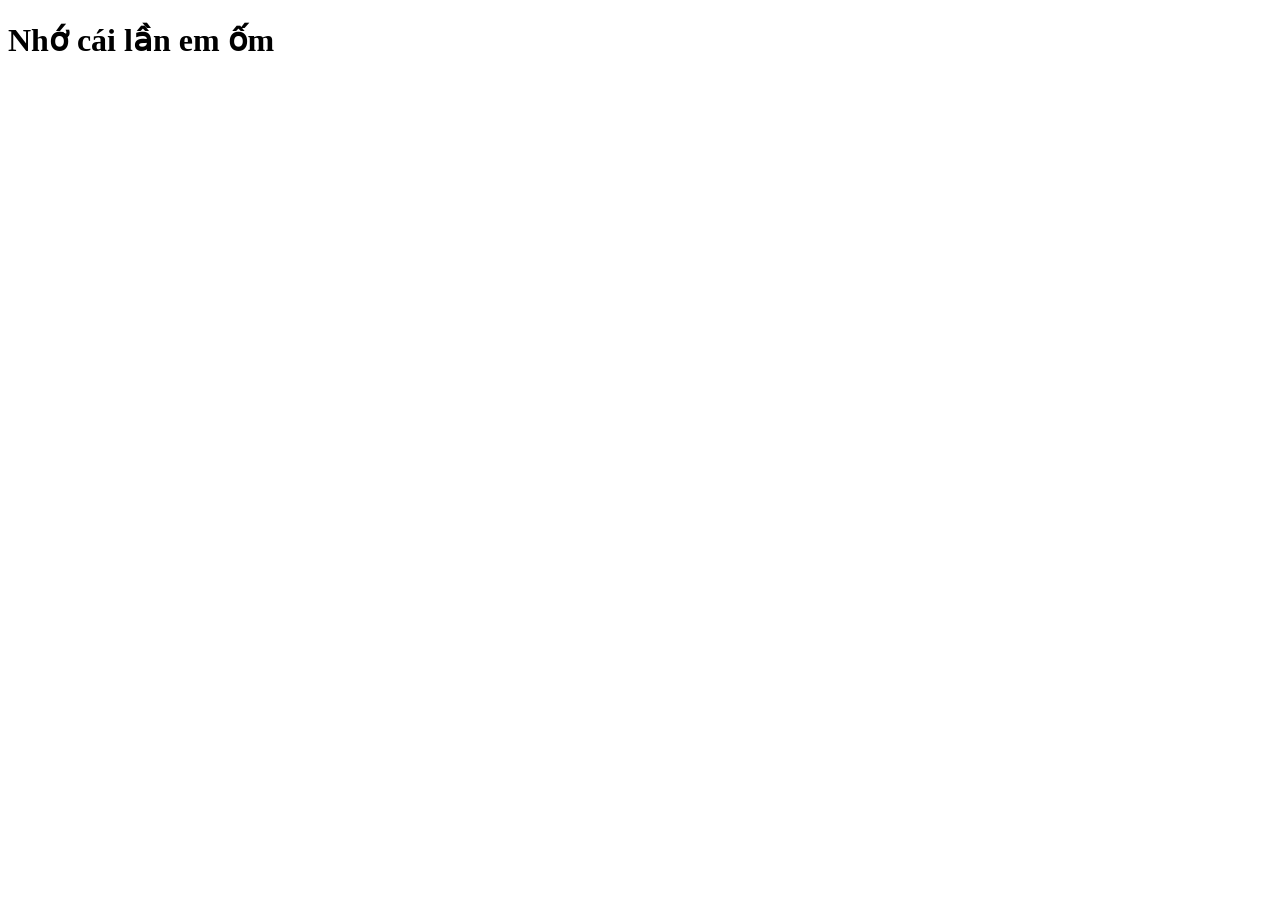
<file: html/nho-cai-lan-em-om.html>
<!DOCTYPE html>
<html lang="en">
<head>
<meta property="og:title" content="Nhớ cái lần em ốm" />
<meta property="og:image" content="https://2012hhh2012.github.io/media/hetcuunoi.png" />
<!-- Optional: Add a color for the left border (Discord often uses theme-color too) -->
<meta name="theme-color" content="#333" />
<meta charset="UTF-8">
<meta name="viewport" content="width=device-width, initial-scale=1.0">
<title>Test</title>
</head>
<body>
<h1>Nhớ cái lần em ốm</h1>
</body>
</html>
</file>
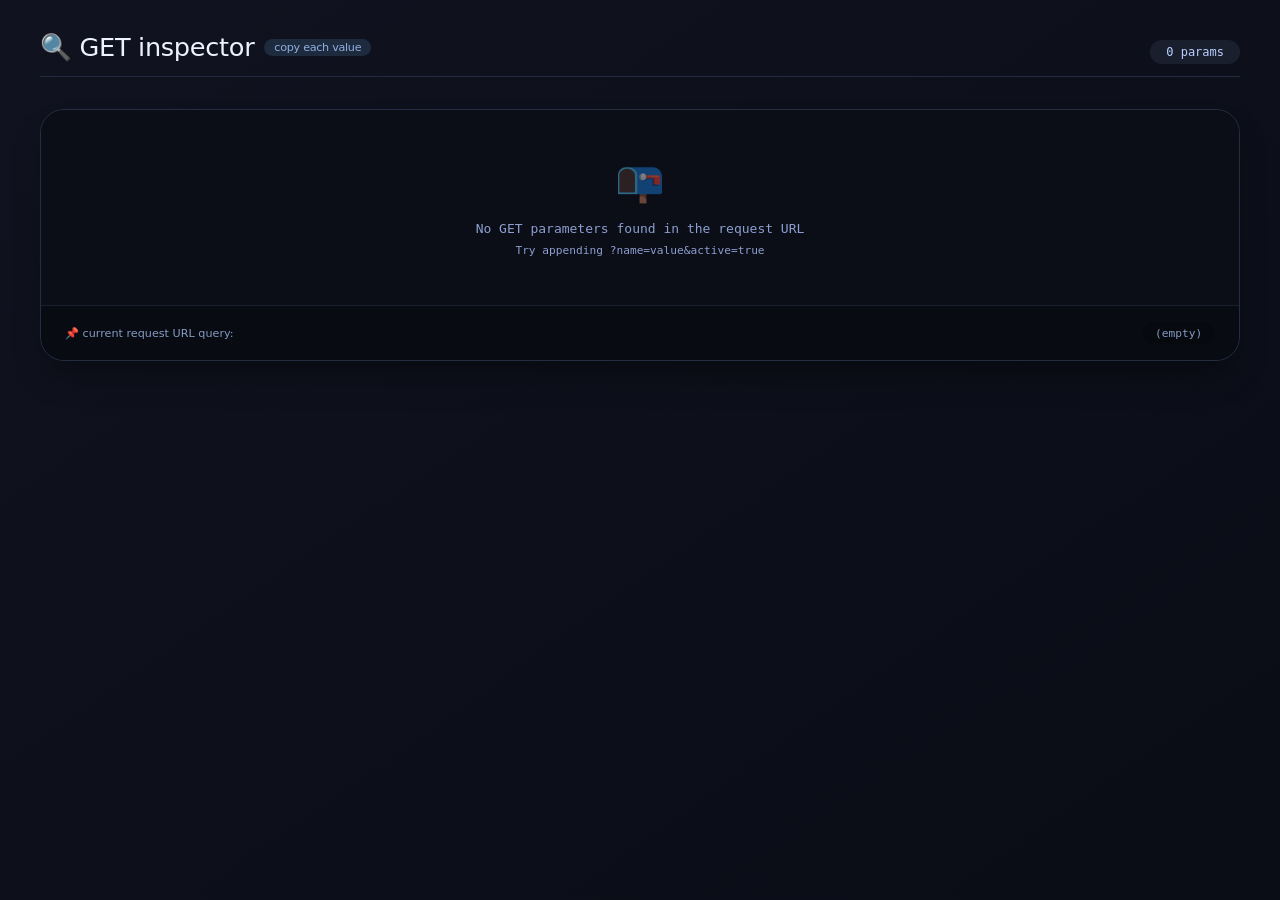
<file: html/params.html>
<!DOCTYPE html>
<html lang="en">
<head>
    <meta charset="UTF-8">
    <meta name="viewport" content="width=device-width, initial-scale=1.0">
    <title>GET Parameters · Copy each value</title>
    <style>
        * {
            margin: 0;
            padding: 0;
            box-sizing: border-box;
        }

        body {
            background: linear-gradient(145deg, #10131f 0%, #0a0d16 100%);
            font-family: 'Inter', system-ui, -apple-system, 'Segoe UI', Roboto, monospace;
            min-height: 100vh;
            padding: 2rem 1.5rem;
            color: #eef2ff;
        }

        .container {
            max-width: 1200px;
            margin: 0 auto;
        }

        /* header section – minimal, only essential */
        .header {
            display: flex;
            justify-content: space-between;
            align-items: baseline;
            flex-wrap: wrap;
            gap: 1rem;
            margin-bottom: 2rem;
            padding-bottom: 0.75rem;
            border-bottom: 1px solid #252b3e;
        }

        .title h1 {
            font-size: 1.6rem;
            font-weight: 500;
            letter-spacing: -0.3px;
            display: flex;
            align-items: center;
            gap: 10px;
        }

        .title h1 span {
            background: #1e2a3e;
            padding: 2px 10px;
            border-radius: 40px;
            font-size: 0.7rem;
            font-weight: 400;
            color: #8fb0e0;
        }

        .param-stats {
            background: #1a1f2e;
            padding: 0.3rem 1rem;
            border-radius: 60px;
            font-size: 0.75rem;
            font-family: monospace;
            color: #b9d0ff;
        }

        /* main card */
        .card {
            background: #0f121c;
            border-radius: 1.5rem;
            border: 1px solid #262d42;
            overflow: hidden;
            box-shadow: 0 20px 35px -10px rgba(0, 0, 0, 0.4);
        }

        /* params table */
        .table-wrapper {
            overflow-x: auto;
        }

        .params-table {
            width: 100%;
            border-collapse: collapse;
            font-size: 0.85rem;
        }

        .params-table th {
            text-align: left;
            padding: 1rem 1.2rem;
            background: #0b0e17;
            color: #b9ceff;
            font-weight: 500;
            font-size: 0.7rem;
            text-transform: uppercase;
            letter-spacing: 0.5px;
            border-bottom: 1px solid #1e253b;
        }

        .params-table td {
            padding: 1rem 1.2rem;
            border-bottom: 1px solid #1a1f2c;
            vertical-align: middle;
            word-break: break-word;
        }

        .params-table tr:last-child td {
            border-bottom: none;
        }

        .param-name {
            font-family: 'SF Mono', 'Fira Code', monospace;
            font-weight: 600;
            background: #181e2c;
            padding: 0.2rem 0.8rem;
            border-radius: 24px;
            display: inline-block;
            font-size: 0.8rem;
            color: #9bbdf0;
        }

        .value-cell {
            display: flex;
            flex-wrap: wrap;
            align-items: center;
            gap: 0.8rem;
            justify-content: space-between;
        }

        .value-content {
            font-family: 'SF Mono', 'Fira Code', monospace;
            background: #06080f;
            padding: 0.4rem 0.9rem;
            border-radius: 12px;
            color: #e2edff;
            word-break: break-all;
            white-space: pre-wrap;
            flex: 1;
            font-size: 0.8rem;
            border: 1px solid #252b3e;
        }

        .copy-value-btn {
            background: #1e253a;
            border: none;
            color: #bfd6ff;
            font-size: 0.7rem;
            font-family: monospace;
            padding: 0.3rem 0.9rem;
            border-radius: 30px;
            cursor: pointer;
            display: inline-flex;
            align-items: center;
            gap: 6px;
            transition: all 0.2s ease;
            font-weight: 500;
            letter-spacing: 0.3px;
            white-space: nowrap;
        }

        .copy-value-btn:hover {
            background: #2f3a58;
            color: white;
            transform: scale(0.97);
        }

        .copy-value-btn.copied {
            background: #1c6e3c;
            color: white;
            border-color: #3ba876;
        }

        /* array items styling (for duplicate/array values) */
        .array-values {
            display: flex;
            flex-direction: column;
            gap: 0.5rem;
            width: 100%;
        }

        .array-item {
            display: flex;
            flex-wrap: wrap;
            align-items: center;
            gap: 0.6rem;
            justify-content: space-between;
            background: #080b12;
            padding: 0.4rem 0.8rem;
            border-radius: 12px;
            border-left: 2px solid #2f4b7c;
        }

        .array-index {
            font-size: 0.65rem;
            color: #7e95c9;
            font-weight: 500;
            min-width: 40px;
        }

        .array-value-text {
            font-family: monospace;
            word-break: break-all;
            flex: 1;
            color: #d3e2ff;
            font-size: 0.8rem;
        }

        .empty-value {
            color: #7c8bb0;
            font-style: italic;
        }

        /* empty state */
        .empty-state {
            padding: 3rem 1.5rem;
            text-align: center;
            background: #0b0e16;
        }

        .empty-icon {
            font-size: 2.5rem;
            margin-bottom: 1rem;
            opacity: 0.5;
        }

        .empty-state p {
            color: #8d9fd1;
            font-family: monospace;
        }

        /* url preview footer */
        .url-footer {
            padding: 1rem 1.5rem;
            background: #080b12;
            border-top: 1px solid #1a1f30;
            display: flex;
            justify-content: space-between;
            align-items: center;
            flex-wrap: wrap;
            gap: 0.6rem;
            font-size: 0.7rem;
            color: #859bc2;
        }

        .query-preview {
            font-family: monospace;
            background: #00000033;
            padding: 0.3rem 0.8rem;
            border-radius: 30px;
            word-break: break-all;
        }

        @media (max-width: 680px) {
            body { padding: 1rem; }
            .params-table th, .params-table td { padding: 0.8rem; }
            .value-cell { flex-direction: column; align-items: flex-start; }
            .copy-value-btn { align-self: flex-end; }
        }
    </style>
</head>
<body>
<div class="container">
    <div class="header">
        <div class="title">
            <h1>🔍 GET inspector <span>copy each value</span></h1>
        </div>
        <div class="param-stats" id="paramStats">— parameters</div>
    </div>

    <div class="card">
        <div class="table-wrapper" id="paramsTableContainer">
            <!-- dynamic content -->
        </div>
        <div class="url-footer">
            <span>📌 current request URL query:</span>
            <div class="query-preview" id="urlQueryPreview"></div>
        </div>
    </div>
</div>

<script>
    (function() {
        // ---------- helper: parse GET params (handles arrays, duplicates, edge cases) ----------
        function parseAllGetParams(searchString) {
            if (!searchString || searchString === '' || searchString === '?') {
                return {};
            }
            const query = searchString.startsWith('?') ? searchString.substring(1) : searchString;
            if (query.length === 0) return {};

            const params = {};
            const pairs = query.split('&');
            for (let pair of pairs) {
                if (pair === '') continue;
                let [key, val] = pair.split('=');
                if (key === undefined) continue;

                let decodedKey, decodedVal;
                try {
                    decodedKey = decodeURIComponent(key);
                    decodedVal = (val !== undefined) ? decodeURIComponent(val) : '';
                } catch(e) {
                    decodedKey = key;
                    decodedVal = (val !== undefined) ? val : '';
                }

                if (params.hasOwnProperty(decodedKey)) {
                    if (Array.isArray(params[decodedKey])) {
                        params[decodedKey].push(decodedVal);
                    } else {
                        params[decodedKey] = [params[decodedKey], decodedVal];
                    }
                } else {
                    params[decodedKey] = decodedVal;
                }
            }
            return params;
        }

        // escape HTML to prevent injection
        function escapeHtml(str) {
            if (typeof str !== 'string') str = String(str);
            return str.replace(/[&<>]/g, function(m) {
                if (m === '&') return '&amp;';
                if (m === '<') return '&lt;';
                if (m === '>') return '&gt;';
                return m;
            }).replace(/[\uD800-\uDBFF][\uDC00-\uDFFF]/g, c => c);
        }

        // copy text to clipboard with visual feedback on the specific button
        async function copyToClipboard(text, buttonElement) {
            if (!text && text !== '') text = '';
            const originalText = buttonElement.innerHTML;
            const originalClass = buttonElement.className;
            try {
                await navigator.clipboard.writeText(text);
                // visual feedback on that button
                buttonElement.innerHTML = '✅ Copied!';
                buttonElement.classList.add('copied');
                setTimeout(() => {
                    buttonElement.innerHTML = originalText;
                    buttonElement.classList.remove('copied');
                }, 1200);
            } catch (err) {
                console.error('Copy failed: ', err);
                buttonElement.innerHTML = '❌ Error';
                setTimeout(() => {
                    buttonElement.innerHTML = originalText;
                }, 1000);
            }
        }

        // generate a unique ID for each copy button (or data attribute)
        // render parameter rows: handle primitives and array values each with its own copy button
        function renderParametersTable(paramsMap) {
            const container = document.getElementById('paramsTableContainer');
            const statsSpan = document.getElementById('paramStats');
            const paramCount = Object.keys(paramsMap).length;
            statsSpan.textContent = `${paramCount} param${paramCount !== 1 ? 's' : ''}`;

            // update url preview (show query string)
            const queryRaw = window.location.search || '(empty)';
            const urlPreview = document.getElementById('urlQueryPreview');
            urlPreview.textContent = queryRaw.length > 80 ? queryRaw.substring(0, 77) + '…' : queryRaw;
            if (queryRaw.length > 80) urlPreview.title = queryRaw;

            if (paramCount === 0) {
                container.innerHTML = `
                    <div class="empty-state">
                        <div class="empty-icon">📭</div>
                        <p>No GET parameters found in the request URL</p>
                        <p style="margin-top: 8px; font-size:0.7rem;">Try appending ?name=value&active=true</p>
                    </div>
                `;
                return;
            }

            // sort keys alphabetically
            const sortedKeys = Object.keys(paramsMap).sort((a, b) => a.localeCompare(b));
            let rowsHtml = '';

            for (let key of sortedKeys) {
                const rawValue = paramsMap[key];
                const safeKey = escapeHtml(key);
                const isArray = Array.isArray(rawValue);

                if (!isArray) {
                    // single value row
                    const valueStr = (rawValue === undefined || rawValue === null) ? '' : String(rawValue);
                    const displayValue = (valueStr === '') ? '<span class="empty-value">∅ empty string</span>' : escapeHtml(valueStr);
                    const copyText = valueStr; // what will be copied

                    rowsHtml += `
                        <tr>
                            <td style="width: 30%;"><span class="param-name">${safeKey}</span></td>
                            <td>
                                <div class="value-cell">
                                    <div class="value-content">${displayValue}</div>
                                    <button class="copy-value-btn" data-copy-value="${escapeHtml(copyText.replace(/"/g, '&quot;'))}" data-key="${safeKey}">📋 Copy value</button>
                                </div>
                            </td>
                        </tr>
                    `;
                } else {
                    // ARRAY: multiple values for same key, each gets its own copy button
                    const arrayValues = rawValue;
                    // Build a custom cell that shows each array item with separate copy
                    let arrayItemsHtml = `<div class="array-values">`;
                    for (let idx = 0; idx < arrayValues.length; idx++) {
                        const item = arrayValues[idx];
                        const itemStr = (item === undefined || item === null) ? '' : String(item);
                        const displayItem = (itemStr === '') ? '<span class="empty-value">(empty)</span>' : escapeHtml(itemStr);
                        const copyTextItem = itemStr;
                        // each array item row
                        arrayItemsHtml += `
                            <div class="array-item">
                                <span class="array-index">[${idx}]</span>
                                <span class="array-value-text">${displayItem}</span>
                                <button class="copy-value-btn copy-array-btn" data-copy-value="${escapeHtml(copyTextItem.replace(/"/g, '&quot;'))}" data-key="${safeKey}[${idx}]">📋 Copy value</button>
                            </div>
                        `;
                    }
                    arrayItemsHtml += `</div>`;
                    rowsHtml += `
                        <tr>
                            <td style="vertical-align: top;"><span class="param-name">${safeKey} <span style="font-size:0.6rem; opacity:0.7;">(array)</span></span></td>
                            <td style="padding: 0.8rem 1.2rem;">${arrayItemsHtml}</td>
                        </tr>
                    `;
                }
            }

            const tableHtml = `
                <table class="params-table">
                    <thead>
                        <tr><th>Parameter name</th><th>Value &nbsp; <span style="font-weight:normal;">(click copy button per value)</span></th></tr>
                    </thead>
                    <tbody>
                        ${rowsHtml}
                    </tbody>
                </table>
            `;
            container.innerHTML = tableHtml;

            // attach event listeners to all copy buttons (single + array buttons)
            const allCopyButtons = document.querySelectorAll('.copy-value-btn');
            allCopyButtons.forEach(btn => {
                btn.addEventListener('click', (e) => {
                    e.stopPropagation();
                    const copyText = btn.getAttribute('data-copy-value');
                    if (copyText !== null && copyText !== undefined) {
                        // decode any HTML entities we stored (we stored escaped but clipboard should get raw string)
                        // because we used escapeHtml for safety but stored raw string inside attribute using escapeHtml? Actually we stored escaped but need original string.
                        // Better: retrieve from the decoded data attribute. We stored with escapeHtml to avoid XSS, but we need original raw text.
                        // Let's store raw text in a different attribute: 'data-raw-value' will be safer.
                        // to fix properly: re-read from the data-raw-value we will set now. But the previous approach stored escaped.
                        // I'll rework: set both data-raw-value with original string (unescaped) to guarantee copy works correctly.
                    }
                });
            });

            // RE-ATTACH PROPERLY: Because we need the original raw string to copy (not escaped version)
            // I'll override: fetch each button and set correct raw text from param map again? easier: re-select and attach using closure with known values.
            // Actually we stored the real string inside data-copy-value but escaped for html safety. For copy we must unescape.
            // Let's fix by adding a second pass: read from data-copy-value and decode HTML entities to get exact raw text.
            function decodeHtmlEntities(str) {
                if (!str) return '';
                const textarea = document.createElement('textarea');
                textarea.innerHTML = str;
                return textarea.value;
            }
            
            const finalButtons = document.querySelectorAll('.copy-value-btn');
            finalButtons.forEach(btn => {
                // remove existing listener to avoid duplicates (but there are none yet)
                const newBtn = btn.cloneNode(true);
                btn.parentNode.replaceChild(newBtn, btn);
                // get the escaped value and decode it
                const escapedVal = newBtn.getAttribute('data-copy-value');
                let realValue = '';
                if (escapedVal) {
                    realValue = decodeHtmlEntities(escapedVal);
                } else {
                    // fallback: try to extract from neighboring text? but not needed
                    realValue = '';
                }
                newBtn.addEventListener('click', async (e) => {
                    e.preventDefault();
                    const originalInner = newBtn.innerHTML;
                    try {
                        await navigator.clipboard.writeText(realValue);
                        newBtn.innerHTML = '✅ Copied!';
                        newBtn.classList.add('copied');
                        setTimeout(() => {
                            newBtn.innerHTML = originalInner;
                            newBtn.classList.remove('copied');
                        }, 1200);
                    } catch(err) {
                        newBtn.innerHTML = '❌ Fail';
                        setTimeout(() => {
                            newBtn.innerHTML = originalInner;
                        }, 900);
                    }
                });
            });
        }

        // Update all: parse current window location and re-render table
        function refreshFromCurrentUrl() {
            const search = window.location.search;
            const params = parseAllGetParams(search);
            renderParametersTable(params);
        }

        // listen to popstate for history back/forward
        window.addEventListener('popstate', () => {
            refreshFromCurrentUrl();
        });

        // initial render
        refreshFromCurrentUrl();

        // If any programmatic URL change occurs via pushState (rare but we can also observe)
        // provide an exposed helper but it's fine.
        console.log('✅ Ready — each value has its own copy button (includes array items)');
    })();
</script>
</body>
</html>
</file>
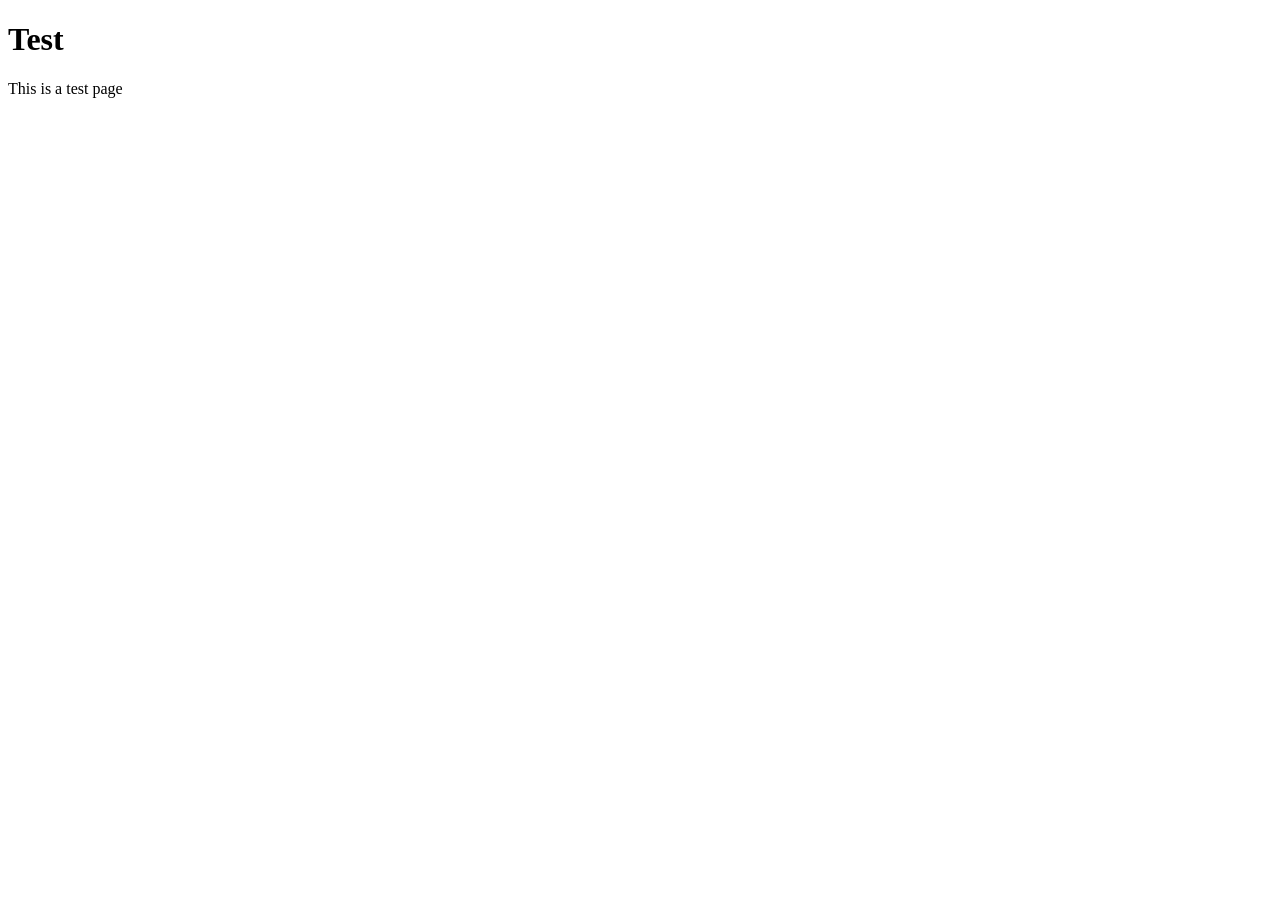
<file: html/test.html>
<!DOCTYPE html>
<html lang="en">
<head>
<meta property="og:title" content="Test" />
<meta property="og:description" content="This is a test embed" />
<!-- Optional: Add a URL and Image for a better embed -->
<meta property="og:url" content="https://2012hhh2012.github.io" />
<meta property="og:image" content="https://2012hhh2012.github.io/media/2012hhh2012.png" />
<!-- Optional: Add a color for the left border (Discord often uses theme-color too) -->
<meta name="theme-color" content="#333" />
<meta charset="UTF-8">
<meta name="viewport" content="width=device-width, initial-scale=1.0">
<title>Test</title>
</head>
<body>
<h1>Test</h1>
<p>This is a test page</p>
</body>
</html>
</file>
<file: styles.css>
body {
    font-family:
        -apple-system, BlinkMacSystemFont, "Segoe UI", Roboto, "Helvetica Neue",
        Arial, sans-serif;
    line-height: 1.6;
    color: #333;
    max-width: 900px;
    margin: 0 auto;
    padding: 20px;
    background-color: #f6f8fa;
}

h1,
h2 {
    border-bottom: 1px solid #ddd;
    padding-bottom: 0.3em;
    color: #24292e;
}

#file-list,
#deploy-status {
    background-color: #fff;
    border: 1px solid #ddd;
    border-radius: 6px;
    padding: 15px;
    margin-bottom: 20px;
    box-shadow: 0 1px 3px rgba(0, 0, 0, 0.05);
}

ul {
    list-style-type: none;
    padding-left: 20px;
}

li {
    padding: 4px 0;
    display: flex;
    align-items: center;
    cursor: pointer;
}

.icon {
    margin-right: 8px;
    font-size: 1.1em;
}

a {
    color: #0366d6;
    text-decoration: none;
}

a:hover {
    text-decoration: underline;
}

.dir-icon:before {
    content: "📁";
}

.file-icon:before {
    content: "📄";
}

.download-btn {
    margin-left: auto;
    font-size: 0.9em;
    padding: 2px 6px;
    border: 1px solid #ccc;
    border-radius: 3px;
    background-color: #fafafa;
}

.status-success {
    color: #28a745;
    font-weight: bold;
}

.status-failure {
    color: #dc3545;
    font-weight: bold;
}

.status-in-progress {
    color: #ffc107;
    font-weight: bold;
}

.status-pending {
    color: #6c757d;
    font-weight: bold;
}

.loading {
    color: #0366d6;
}

.nested {
    display: none;
}

.expanded>.nested {
    display: block;
}

.lfs-badge {
    display: inline-block;
    background-color: #6f42c1;
    /* GitHub purple */
    color: white;
    font-size: 10px;
    font-weight: bold;
    padding: 0 4px;
    border-radius: 3px;
    margin-left: 4px;
    line-height: 1.2;
    vertical-align: text-bottom;
    font-family: Arial, sans-serif;
}
</file>
